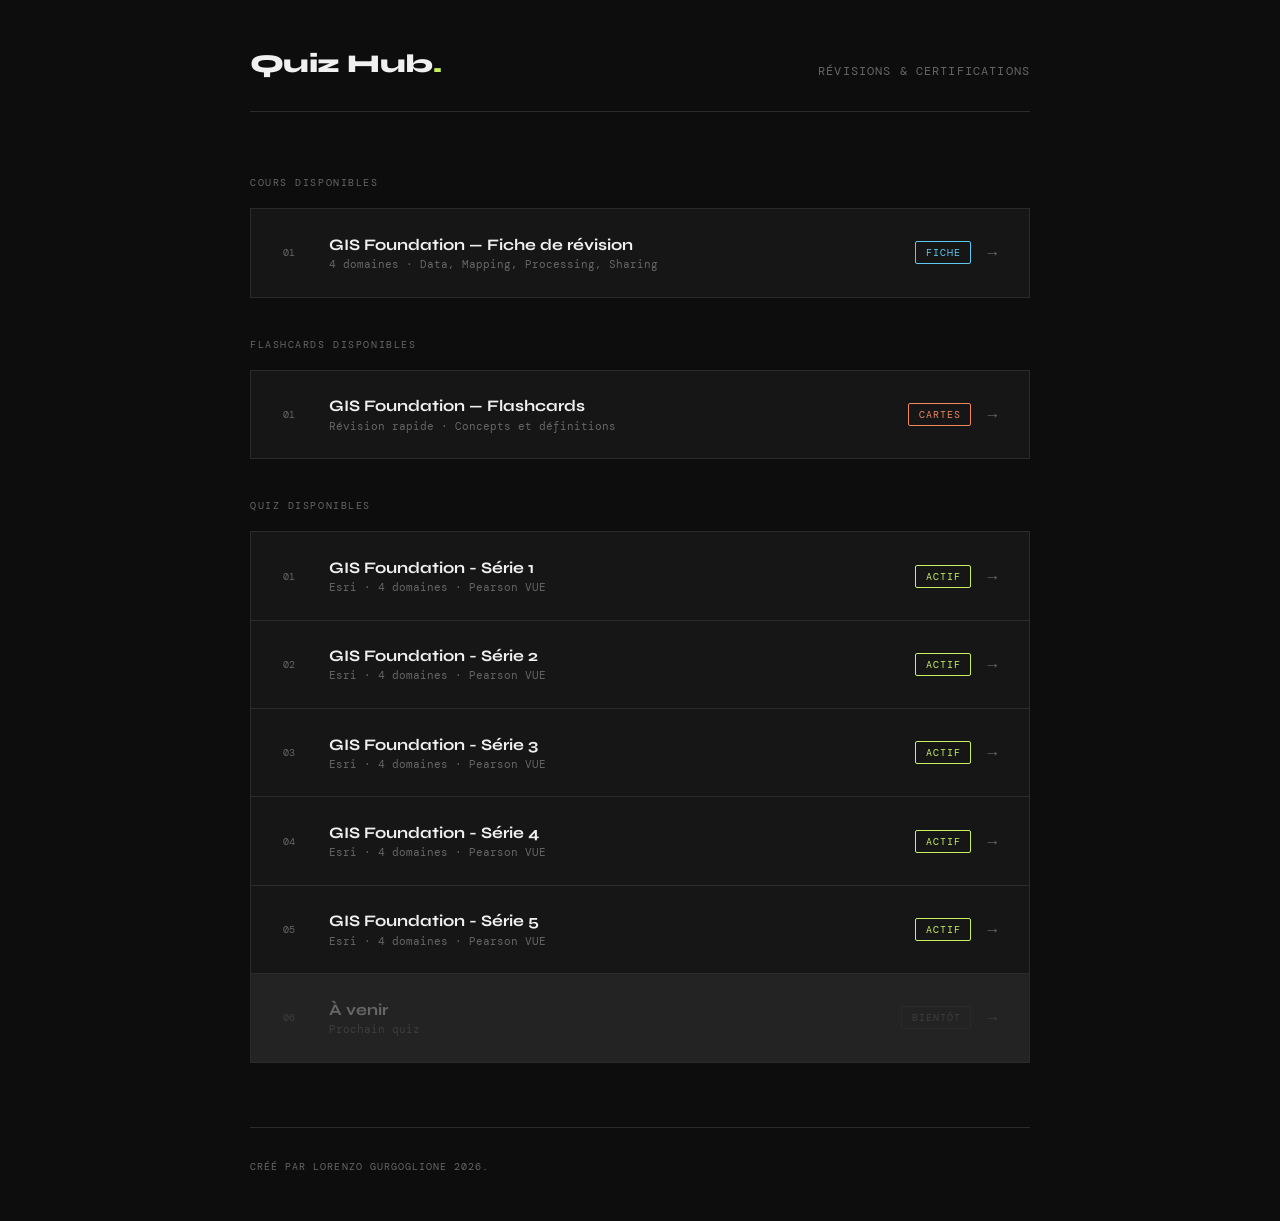
<file: index.html>
<!DOCTYPE html>
<html lang="fr">

<head>
  <meta charset="UTF-8">
  <meta name="viewport" content="width=device-width, initial-scale=1.0">
  <title>Quiz Hub</title>
  <link href="https://fonts.googleapis.com/css2?family=Syne:wght@400;700;800&family=DM+Mono:wght@400;500&display=swap"
    rel="stylesheet">
  <style>
    *,
    *::before,
    *::after {
      box-sizing: border-box;
      margin: 0;
      padding: 0;
    }

    :root {
      --bg: #0d0d0d;
      --surface: #161616;
      --border: #2a2a2a;
      --accent: #c8f060;
      --text: #f0f0f0;
      --muted: #666;
    }

    body {
      background: var(--bg);
      color: var(--text);
      font-family: 'DM Mono', monospace;
      min-height: 100vh;
      padding: 3rem 2rem;
    }

    header {
      max-width: 780px;
      margin: 0 auto 4rem;
      border-bottom: 1px solid var(--border);
      padding-bottom: 2rem;
      display: flex;
      justify-content: space-between;
      align-items: flex-end;
    }

    .logo {
      font-family: 'Syne', sans-serif;
      font-weight: 800;
      font-size: 1.6rem;
      letter-spacing: -0.02em;
    }

    .logo span {
      color: var(--accent);
    }

    .tagline {
      font-size: 0.72rem;
      color: var(--muted);
      text-transform: uppercase;
      letter-spacing: 0.1em;
    }

    main {
      max-width: 780px;
      margin: 0 auto;
    }

    .section-label {
      font-size: 0.65rem;
      text-transform: uppercase;
      letter-spacing: 0.15em;
      color: var(--muted);
      margin-bottom: 1.2rem;
    }

    .quiz-grid {
      display: grid;
      gap: 1px;
      background: var(--border);
      border: 1px solid var(--border);
      margin-bottom: 4rem;
    }

    .quiz-card {
      background: var(--surface);
      padding: 1.6rem 2rem;
      display: flex;
      justify-content: space-between;
      align-items: center;
      text-decoration: none;
      color: var(--text);
      transition: background 0.15s;
      gap: 1rem;
    }

    .quiz-card:hover {
      background: #1e1e1e;
    }

    .quiz-card:hover .arrow {
      transform: translateX(4px);
      color: var(--accent);
    }

    .card-left {
      display: flex;
      align-items: center;
      gap: 1.4rem;
    }

    .card-index {
      font-size: 0.65rem;
      color: var(--muted);
      min-width: 1.5rem;
    }

    .card-title {
      font-family: 'Syne', sans-serif;
      font-weight: 700;
      font-size: 1rem;
      margin-bottom: 0.2rem;
    }

    .card-meta {
      font-size: 0.68rem;
      color: var(--muted);
    }

    .card-right {
      display: flex;
      align-items: center;
      gap: 1rem;
      flex-shrink: 0;
    }

    .tag {
      font-size: 0.62rem;
      text-transform: uppercase;
      letter-spacing: 0.1em;
      padding: 0.25rem 0.6rem;
      border: 1px solid var(--border);
      color: var(--muted);
      border-radius: 2px;
    }

    .tag.active {
      border-color: var(--accent);
      color: var(--accent);
    }

    .tag.fiche {
      border-color: #60c8f0;
      color: #60c8f0;
    }

    .tag.flashcard {
      border-color: #f08860;
      color: #f08860;
    }

    .arrow {
      font-size: 1rem;
      transition: transform 0.15s, color 0.15s;
      color: var(--muted);
    }

    .quiz-card.empty {
      opacity: 0.3;
      pointer-events: none;
    }

    .quiz-card.cours:hover .arrow {
      color: #60c8f0;
    }

    .quiz-card.flashcards:hover .arrow {
      color: #f08860;
    }

    footer {
      max-width: 780px;
      margin: 0 auto;
      padding-top: 2rem;
      border-top: 1px solid var(--border);
      font-size: 0.65rem;
      color: var(--muted);
      text-transform: uppercase;
      letter-spacing: 0.1em;
    }
  </style>
</head>

<body>
  <header>
    <div class="logo">Quiz Hub<span>.</span></div>
    <div class="tagline">Révisions & certifications</div>
  </header>
  <main>
    <div class="section-label">Cours disponibles</div>
    <div class="quiz-grid" style="margin-bottom:2.5rem;">

      <a class="quiz-card cours" href="./cours/">
        <div class="card-left">
          <span class="card-index">01</span>
          <div>
            <div class="card-title">GIS Foundation — Fiche de r&#233;vision</div>
            <div class="card-meta">4 domaines · Data, Mapping, Processing, Sharing</div>
          </div>
        </div>
        <div class="card-right">
          <span class="tag fiche">Fiche</span>
          <span class="arrow">&#x2192;</span>
        </div>
      </a>

    </div>

    <div class="section-label">Flashcards disponibles</div>
    <div class="quiz-grid" style="margin-bottom:2.5rem;">

      <a class="quiz-card flashcards" href="./flashcards/">
        <div class="card-left">
          <span class="card-index">01</span>
          <div>
            <div class="card-title">GIS Foundation — Flashcards</div>
            <div class="card-meta">R&#233;vision rapide &#183; Concepts et d&#233;finitions</div>
          </div>
        </div>
        <div class="card-right">
          <span class="tag flashcard">Cartes</span>
          <span class="arrow">&#x2192;</span>
        </div>
      </a>

    </div>


    <div class="section-label">Quiz disponibles</div>
    <div class="quiz-grid">

      <a class="quiz-card" href="./gis/">
        <div class="card-left">
          <span class="card-index">01</span>
          <div>
            <div class="card-title">GIS Foundation - Série 1</div>
            <div class="card-meta">Esri · 4 domaines · Pearson VUE</div>
          </div>
        </div>
        <div class="card-right">
          <span class="tag active">Actif</span>
          <span class="arrow">→</span>
        </div>
      </a>

      <a class="quiz-card" href="./gis2/">
        <div class="card-left">
          <span class="card-index">02</span>
          <div>
            <div class="card-title">GIS Foundation - Série 2</div>
            <div class="card-meta">Esri · 4 domaines · Pearson VUE</div>
          </div>
        </div>
        <div class="card-right">
          <span class="tag active">Actif</span>
          <span class="arrow">→</span>
        </div>
      </a>

      <a class="quiz-card" href="./gis3/">
        <div class="card-left">
          <span class="card-index">03</span>
          <div>
            <div class="card-title">GIS Foundation - Série 3</div>
            <div class="card-meta">Esri · 4 domaines · Pearson VUE</div>
          </div>
        </div>
        <div class="card-right">
          <span class="tag active">Actif</span>
          <span class="arrow">→</span>
        </div>
      </a>

      <a class="quiz-card" href="./gis4/">
        <div class="card-left">
          <span class="card-index">04</span>
          <div>
            <div class="card-title">GIS Foundation - Série 4</div>
            <div class="card-meta">Esri · 4 domaines · Pearson VUE</div>
          </div>
        </div>
        <div class="card-right">
          <span class="tag active">Actif</span>
          <span class="arrow">→</span>
        </div>
      </a>

      <a class="quiz-card" href="./gis5/">
        <div class="card-left">
          <span class="card-index">05</span>
          <div>
            <div class="card-title">GIS Foundation - Série 5</div>
            <div class="card-meta">Esri · 4 domaines · Pearson VUE</div>
          </div>
        </div>
        <div class="card-right">
          <span class="tag active">Actif</span>
          <span class="arrow">→</span>
        </div>
      </a>

      <div class="quiz-card empty">
        <div class="card-left">
          <span class="card-index">06</span>
          <div>
            <div class="card-title">À venir</div>
            <div class="card-meta">Prochain quiz</div>
          </div>
        </div>
        <div class="card-right">
          <span class="tag">Bientôt</span>
          <span class="arrow">→</span>
        </div>
      </div>

    </div>
  </main>
  <footer>Créé par Lorenzo Gurgoglione 2026.</footer>
</body>

</html>
</file>
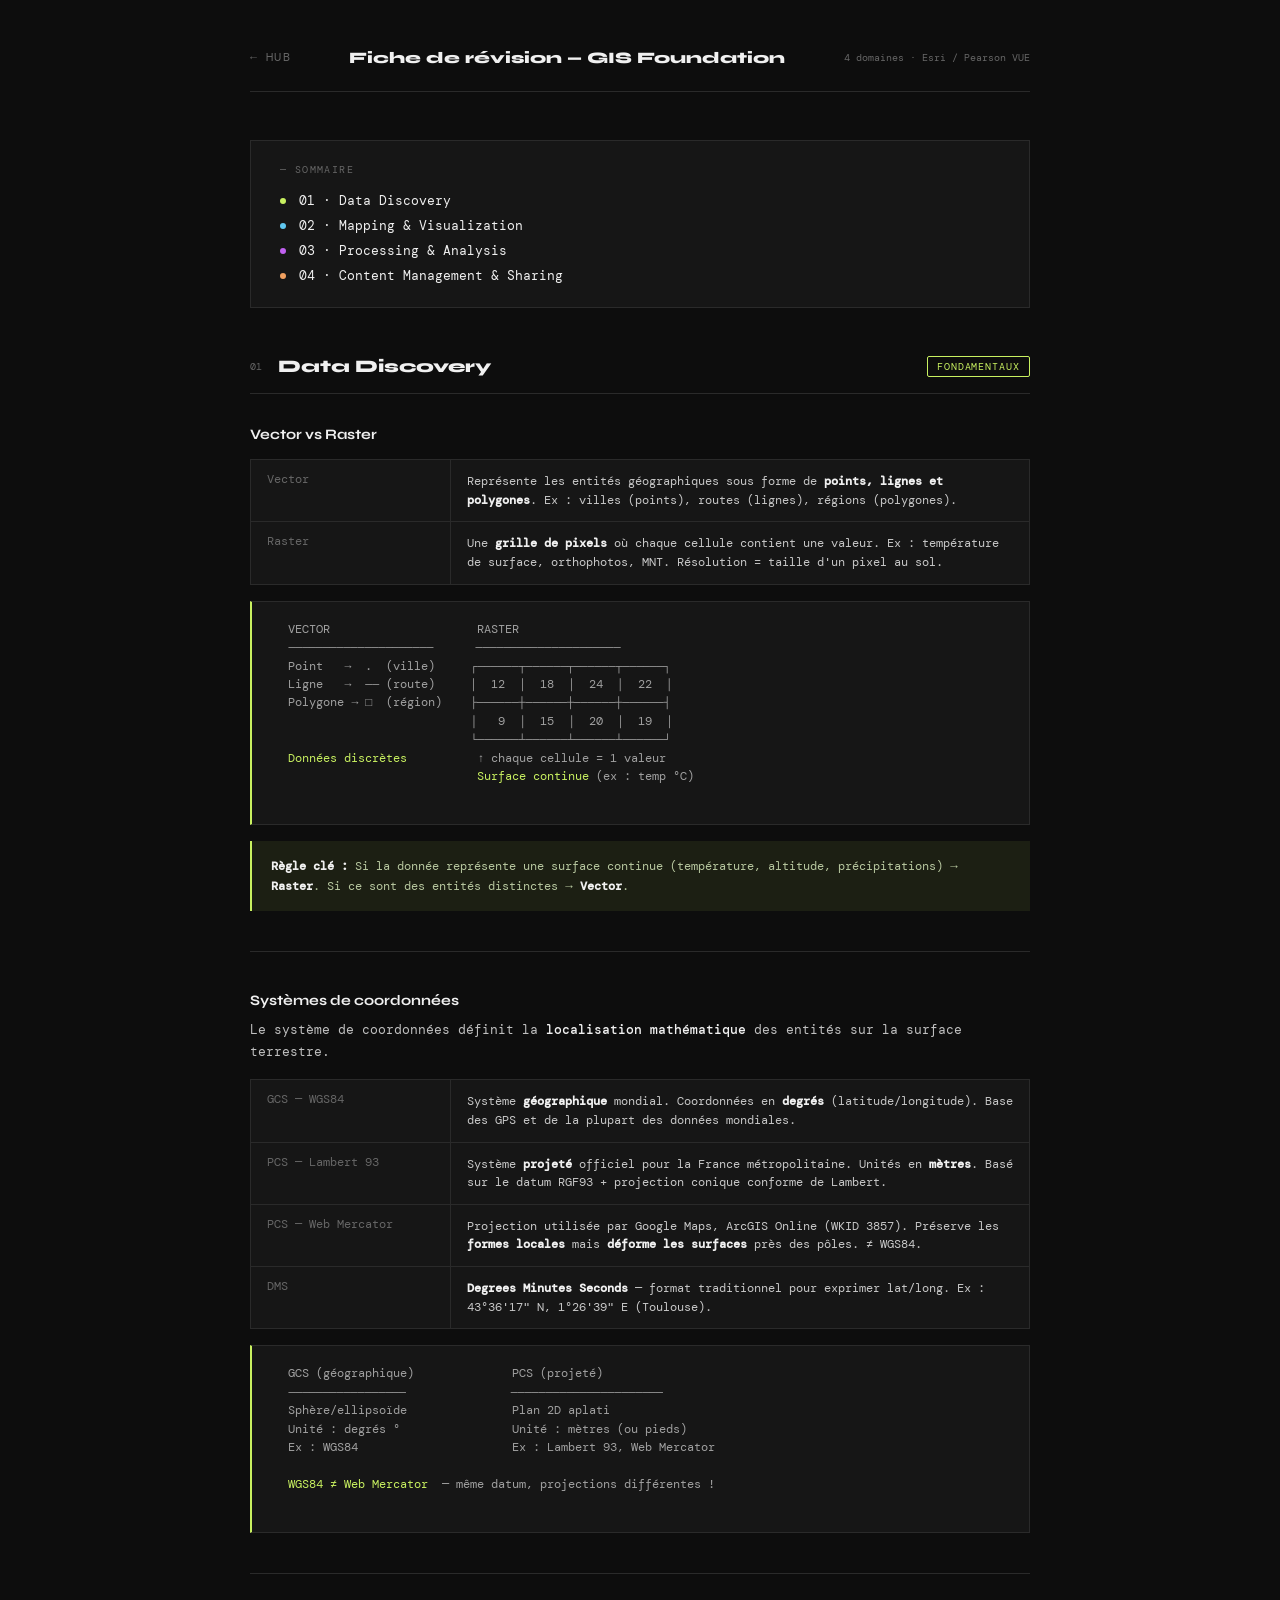
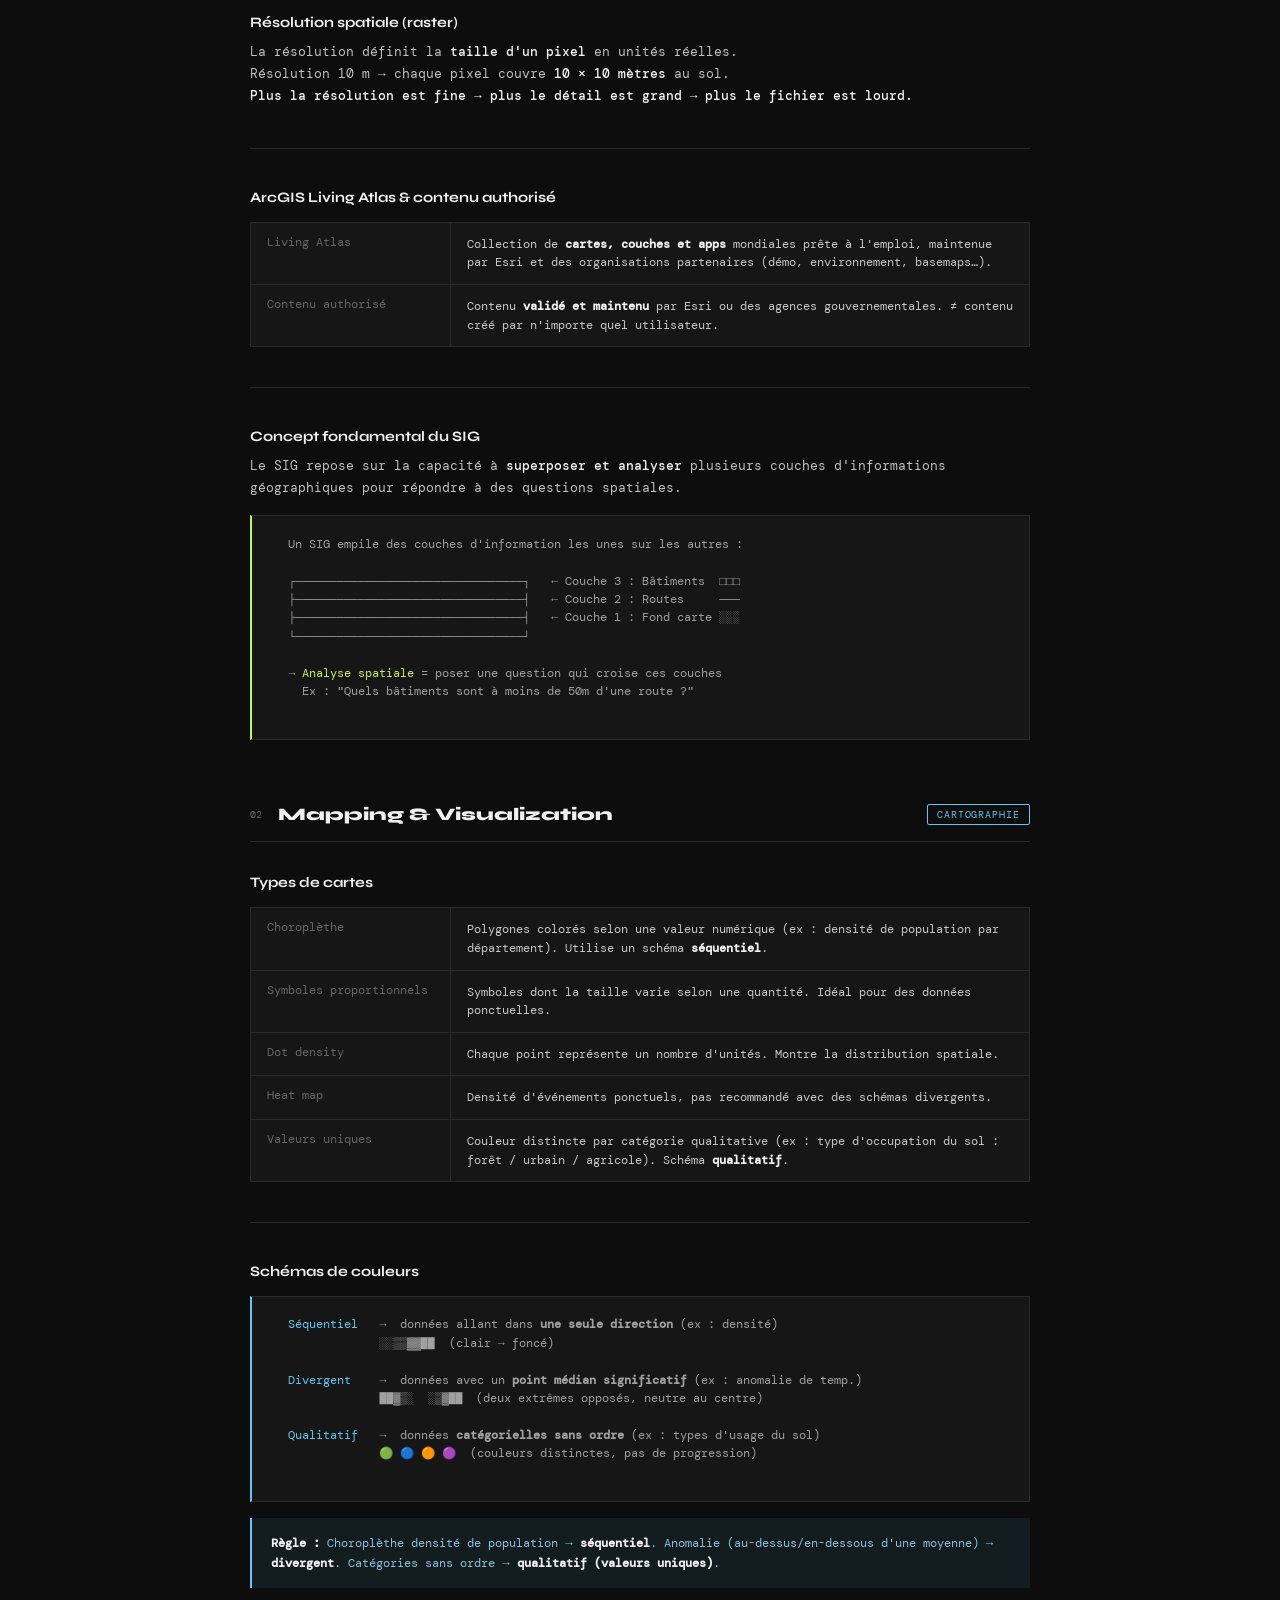
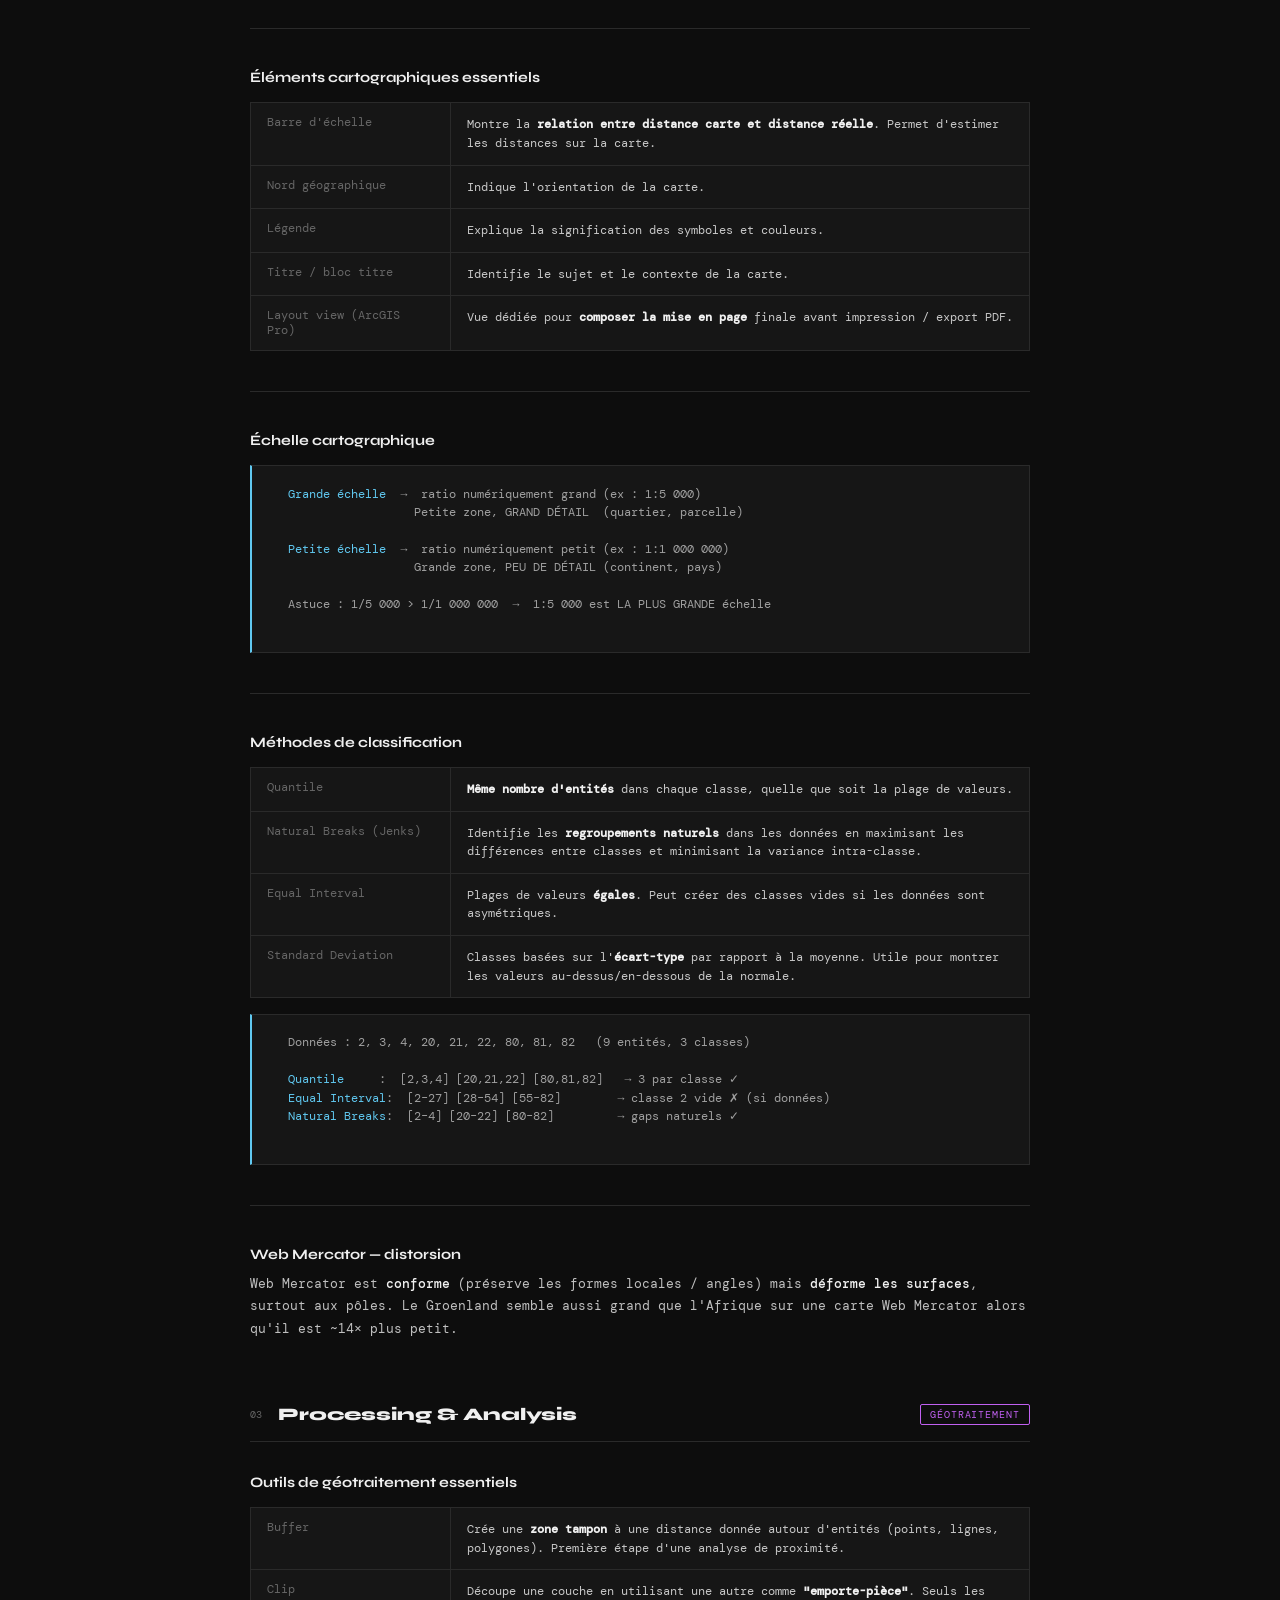
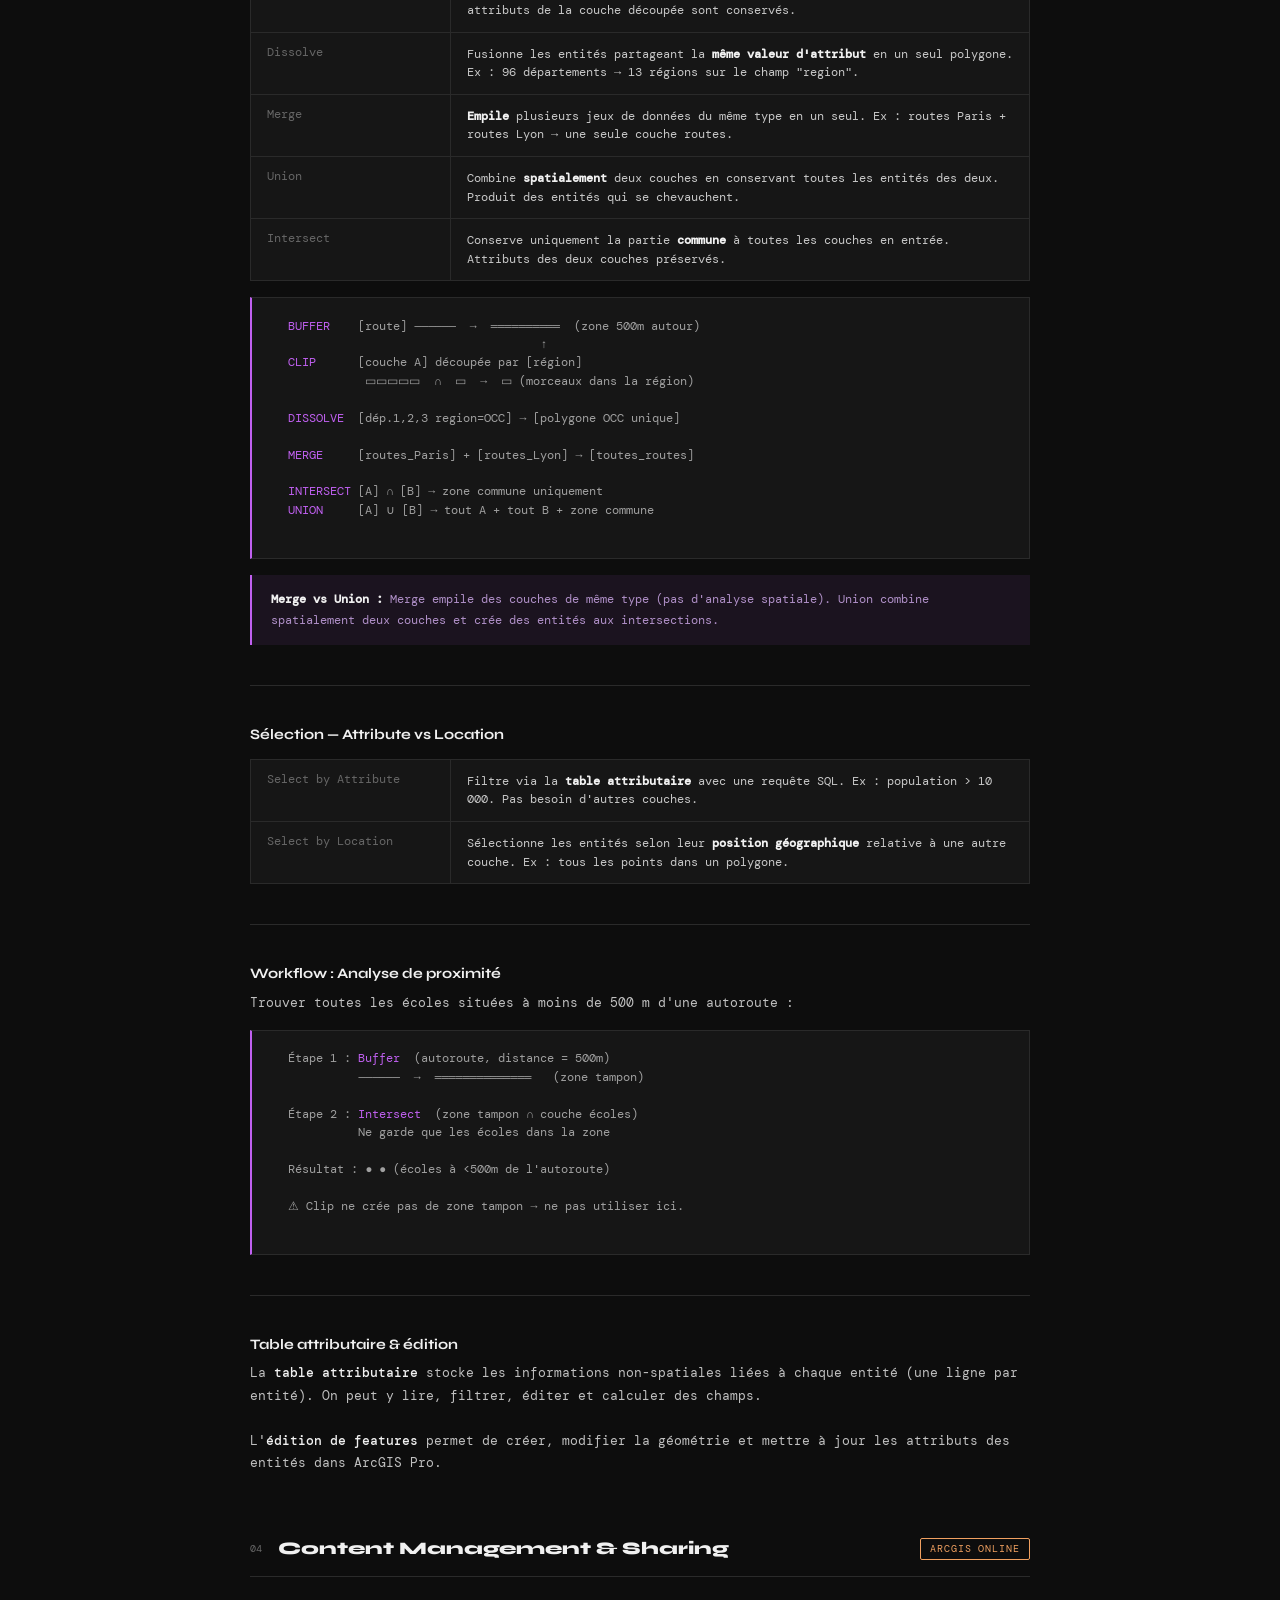
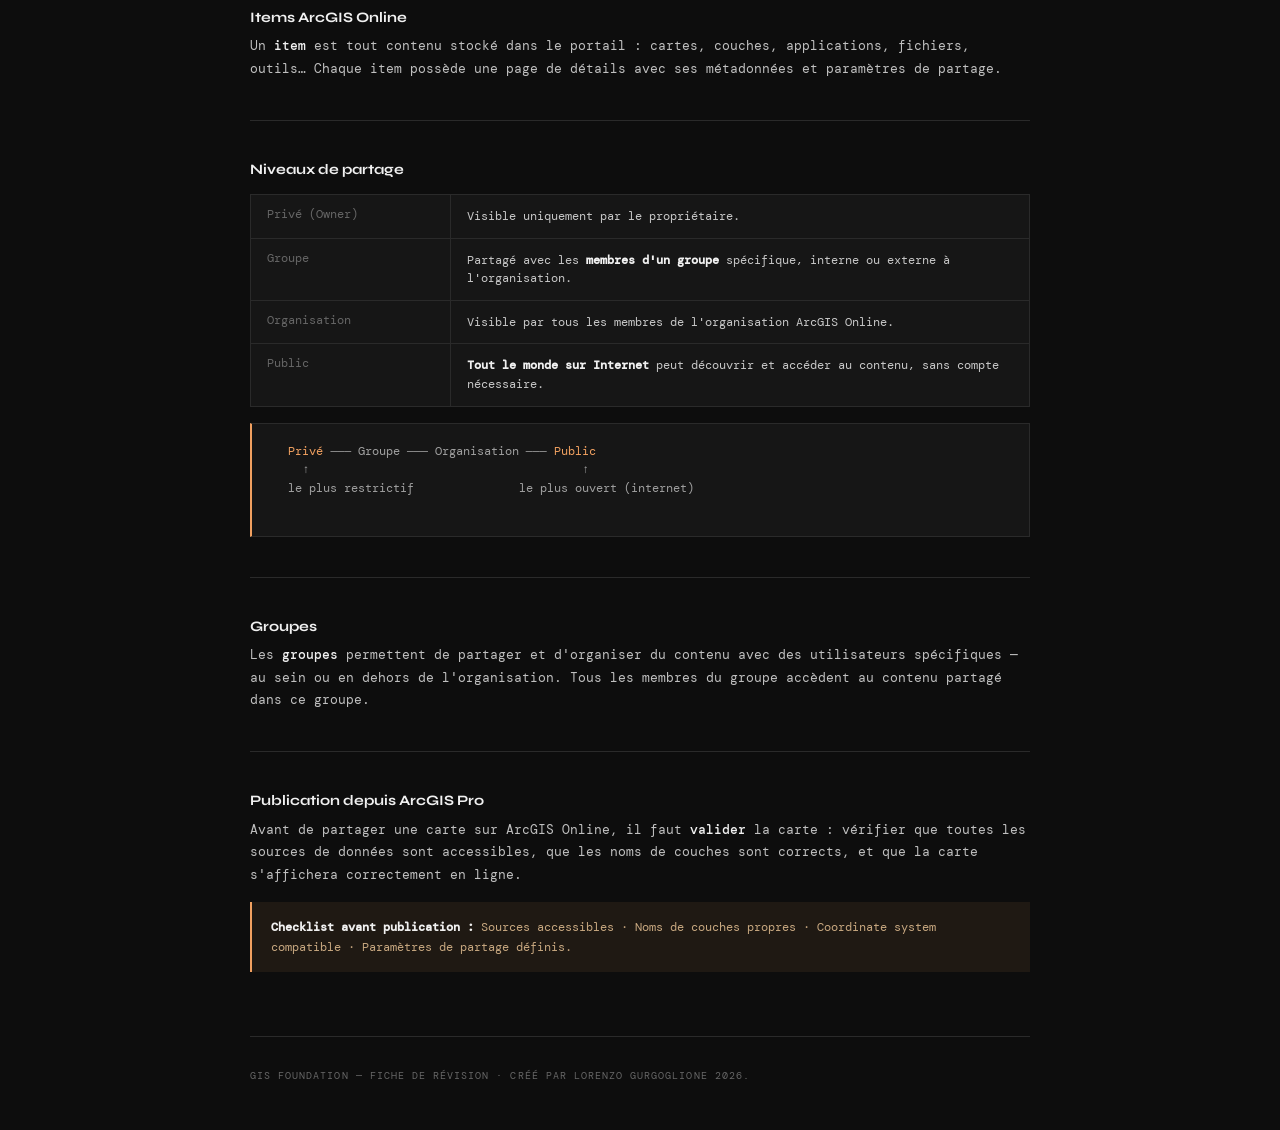
<file: cours/index.html>
<!DOCTYPE html>
<html lang="fr">

<head>
    <meta charset="UTF-8">
    <meta name="viewport" content="width=device-width, initial-scale=1.0">
    <title>Cours GIS — Fiche de révision</title>
    <link href="https://fonts.googleapis.com/css2?family=Syne:wght@400;700;800&family=DM+Mono:wght@400;500&display=swap"
        rel="stylesheet">
    <style>
        *,
        *::before,
        *::after {
            box-sizing: border-box;
            margin: 0;
            padding: 0;
        }

        :root {
            --bg: #0d0d0d;
            --surface: #161616;
            --border: #2a2a2a;
            --accent: #c8f060;
            --accent-dim: rgba(200, 240, 96, 0.08);
            --text: #f0f0f0;
            --muted: #666;
            --blue: #60c8f0;
            --blue-dim: rgba(96, 200, 240, 0.08);
            --purple: #c060f0;
            --purple-dim: rgba(192, 96, 240, 0.08);
            --orange: #f0a060;
            --orange-dim: rgba(240, 160, 96, 0.08);
        }

        body {
            background: var(--bg);
            color: var(--text);
            font-family: 'DM Mono', monospace;
            min-height: 100vh;
            padding: 3rem 2rem;
        }

        header {
            max-width: 780px;
            margin: 0 auto 3rem;
            display: flex;
            justify-content: space-between;
            align-items: center;
            border-bottom: 1px solid var(--border);
            padding-bottom: 1.5rem;
        }

        .back {
            font-size: 0.72rem;
            color: var(--muted);
            text-decoration: none;
            text-transform: uppercase;
            letter-spacing: 0.1em;
            transition: color 0.15s;
        }

        .back:hover {
            color: var(--accent);
        }

        .header-title {
            font-family: 'Syne', sans-serif;
            font-weight: 800;
            font-size: 1rem;
        }

        .header-meta {
            font-size: 0.65rem;
            color: var(--muted);
            text-align: right;
        }

        main {
            max-width: 780px;
            margin: 0 auto;
        }

        /* TOC */
        .toc {
            background: var(--surface);
            border: 1px solid var(--border);
            padding: 1.4rem 1.8rem;
            margin-bottom: 3rem;
        }

        .toc-label {
            font-size: 0.6rem;
            text-transform: uppercase;
            letter-spacing: 0.15em;
            color: var(--muted);
            margin-bottom: 1rem;
        }

        .toc-list {
            list-style: none;
            display: flex;
            flex-direction: column;
            gap: 0.5rem;
        }

        .toc-list li a {
            font-size: 0.82rem;
            color: var(--text);
            text-decoration: none;
            display: flex;
            align-items: center;
            gap: 0.8rem;
            transition: color 0.15s;
        }

        .toc-list li a:hover {
            color: var(--accent);
        }

        .toc-dot {
            width: 6px;
            height: 6px;
            border-radius: 50%;
            flex-shrink: 0;
        }

        .dot-green {
            background: var(--accent);
        }

        .dot-blue {
            background: var(--blue);
        }

        .dot-purple {
            background: var(--purple);
        }

        .dot-orange {
            background: var(--orange);
        }

        /* Domain sections */
        .domain-section {
            margin-bottom: 4rem;
        }

        .domain-header {
            display: flex;
            align-items: center;
            gap: 1rem;
            margin-bottom: 2rem;
            padding-bottom: 1rem;
            border-bottom: 1px solid var(--border);
        }

        .domain-index {
            font-size: 0.6rem;
            color: var(--muted);
        }

        .domain-title {
            font-family: 'Syne', sans-serif;
            font-weight: 800;
            font-size: 1.1rem;
        }

        .domain-tag {
            font-size: 0.6rem;
            text-transform: uppercase;
            letter-spacing: 0.1em;
            padding: 0.2rem 0.55rem;
            border-radius: 2px;
            border: 1px solid;
            margin-left: auto;
        }

        .tag-green {
            border-color: var(--accent);
            color: var(--accent);
        }

        .tag-blue {
            border-color: var(--blue);
            color: var(--blue);
        }

        .tag-purple {
            border-color: var(--purple);
            color: var(--purple);
        }

        .tag-orange {
            border-color: var(--orange);
            color: var(--orange);
        }

        /* Concept blocks */
        .concept {
            margin-bottom: 1.6rem;
        }

        .concept-title {
            font-family: 'Syne', sans-serif;
            font-weight: 700;
            font-size: 0.9rem;
            margin-bottom: 0.6rem;
            color: var(--text);
        }

        .concept-body {
            font-size: 0.8rem;
            color: #c0c0c0;
            line-height: 1.75;
        }

        .concept-body strong {
            color: var(--text);
            font-weight: 500;
        }

        /* Key-value rows */
        .kv-grid {
            display: grid;
            gap: 1px;
            background: var(--border);
            border: 1px solid var(--border);
            margin: 1rem 0;
        }

        .kv-row {
            background: var(--surface);
            display: grid;
            grid-template-columns: 200px 1fr;
            gap: 0;
        }

        .kv-key {
            padding: 0.75rem 1rem;
            font-size: 0.72rem;
            border-right: 1px solid var(--border);
            color: var(--muted);
        }

        .kv-val {
            padding: 0.75rem 1rem;
            font-size: 0.75rem;
            line-height: 1.55;
            color: #c8c8c8;
        }

        .kv-val strong {
            color: var(--text);
        }

        /* ASCII code blocks */
        .ascii-block {
            background: var(--surface);
            border: 1px solid var(--border);
            border-left: 2px solid var(--accent);
            padding: 1.2rem 1.4rem;
            margin: 1rem 0;
            overflow-x: auto;
        }

        .ascii-block.blue {
            border-left-color: var(--blue);
        }

        .ascii-block.purple {
            border-left-color: var(--purple);
        }

        .ascii-block.orange {
            border-left-color: var(--orange);
        }

        .ascii-block pre {
            font-family: 'DM Mono', monospace;
            font-size: 0.72rem;
            line-height: 1.6;
            color: #a0a0a0;
            white-space: pre;
        }

        .ascii-block pre .hl {
            color: var(--accent);
        }

        .ascii-block.blue pre .hl {
            color: var(--blue);
        }

        .ascii-block.purple pre .hl {
            color: var(--purple);
        }

        .ascii-block.orange pre .hl {
            color: var(--orange);
        }

        /* Callout */
        .callout {
            padding: 0.9rem 1.2rem;
            border-left: 2px solid var(--border);
            margin: 1rem 0;
            font-size: 0.78rem;
            color: var(--muted);
            line-height: 1.65;
        }

        .callout.green {
            border-left-color: var(--accent);
            background: var(--accent-dim);
            color: #b8c8a0;
        }

        .callout.blue {
            border-left-color: var(--blue);
            background: var(--blue-dim);
            color: #90c0d8;
        }

        .callout.orange {
            border-left-color: var(--orange);
            background: var(--orange-dim);
            color: #c8a880;
        }

        .callout strong {
            color: var(--text);
        }

        /* Separator */
        hr {
            border: none;
            border-top: 1px solid var(--border);
            margin: 2.5rem 0;
        }

        footer {
            max-width: 780px;
            margin: 0 auto;
            padding-top: 2rem;
            border-top: 1px solid var(--border);
            font-size: 0.65rem;
            color: var(--muted);
            text-transform: uppercase;
            letter-spacing: 0.1em;
        }

        @media (max-width: 600px) {
            .kv-row {
                grid-template-columns: 1fr;
            }

            .kv-key {
                border-right: none;
                border-bottom: 1px solid var(--border);
            }
        }
    </style>
</head>

<body>

    <header>
        <a class="back" href="../">← Hub</a>
        <div class="header-title">Fiche de révision — GIS Foundation</div>
        <div class="header-meta">4 domaines · Esri / Pearson VUE</div>
    </header>

    <main>

        <!-- Table of contents -->
        <div class="toc">
            <div class="toc-label">— Sommaire</div>
            <ul class="toc-list">
                <li><a href="#data-discovery"><span class="toc-dot dot-green"></span>01 · Data Discovery</a></li>
                <li><a href="#mapping"><span class="toc-dot dot-blue"></span>02 · Mapping &amp; Visualization</a></li>
                <li><a href="#processing"><span class="toc-dot dot-purple"></span>03 · Processing &amp; Analysis</a>
                </li>
                <li><a href="#content"><span class="toc-dot dot-orange"></span>04 · Content Management &amp; Sharing</a>
                </li>
            </ul>
        </div>


        <!-- ═══════════════════════════════════════════
       01 — DATA DISCOVERY
  ════════════════════════════════════════════ -->
        <section class="domain-section" id="data-discovery">
            <div class="domain-header">
                <span class="domain-index">01</span>
                <div class="domain-title">Data Discovery</div>
                <span class="domain-tag tag-green">Fondamentaux</span>
            </div>

            <div class="concept">
                <div class="concept-title">Vector vs Raster</div>
                <div class="kv-grid">
                    <div class="kv-row">
                        <div class="kv-key">Vector</div>
                        <div class="kv-val">Représente les entités géographiques sous forme de <strong>points, lignes et
                                polygones</strong>. Ex : villes (points), routes (lignes), régions (polygones).</div>
                    </div>
                    <div class="kv-row">
                        <div class="kv-key">Raster</div>
                        <div class="kv-val">Une <strong>grille de pixels</strong> où chaque cellule contient une valeur.
                            Ex : température de surface, orthophotos, MNT. Résolution = taille d'un pixel au sol.</div>
                    </div>
                </div>
                <div class="ascii-block">
                    <pre>
  VECTOR                     RASTER
  ─────────────────────      ─────────────────────
  Point   →  .  (ville)     ┌──────┬──────┬──────┬──────┐
  Ligne   →  ── (route)     │  12  │  18  │  24  │  22  │
  Polygone → □  (région)    ├──────┼──────┼──────┼──────┤
                            │   9  │  15  │  20  │  19  │
                            └──────┴──────┴──────┴──────┘
  <span class="hl">Données discrètes</span>          ↑ chaque cellule = 1 valeur
                             <span class="hl">Surface continue</span> (ex : temp °C)
        </pre>
                </div>
                <div class="callout green">
                    <strong>Règle clé :</strong> Si la donnée représente une surface continue (température, altitude,
                    précipitations) → <strong>Raster</strong>. Si ce sont des entités distinctes →
                    <strong>Vector</strong>.
                </div>
            </div>

            <hr>

            <div class="concept">
                <div class="concept-title">Systèmes de coordonnées</div>
                <div class="concept-body">Le système de coordonnées définit la <strong>localisation
                        mathématique</strong> des entités sur la surface terrestre.</div>
                <div class="kv-grid">
                    <div class="kv-row">
                        <div class="kv-key">GCS — WGS84</div>
                        <div class="kv-val">Système <strong>géographique</strong> mondial. Coordonnées en
                            <strong>degrés</strong> (latitude/longitude). Base des GPS et de la plupart des données
                            mondiales.
                        </div>
                    </div>
                    <div class="kv-row">
                        <div class="kv-key">PCS — Lambert 93</div>
                        <div class="kv-val">Système <strong>projeté</strong> officiel pour la France métropolitaine.
                            Unités en <strong>mètres</strong>. Basé sur le datum RGF93 + projection conique conforme de
                            Lambert.</div>
                    </div>
                    <div class="kv-row">
                        <div class="kv-key">PCS — Web Mercator</div>
                        <div class="kv-val">Projection utilisée par Google Maps, ArcGIS Online (WKID 3857). Préserve les
                            <strong>formes locales</strong> mais <strong>déforme les surfaces</strong> près des pôles. ≠
                            WGS84.
                        </div>
                    </div>
                    <div class="kv-row">
                        <div class="kv-key">DMS</div>
                        <div class="kv-val"><strong>Degrees Minutes Seconds</strong> — format traditionnel pour exprimer
                            lat/long. Ex : 43°36'17" N, 1°26'39" E (Toulouse).</div>
                    </div>
                </div>
                <div class="ascii-block">
                    <pre>
  GCS (géographique)              PCS (projeté)
  ─────────────────               ──────────────────────
  Sphère/ellipsoïde               Plan 2D aplati
  Unité : degrés °                Unité : mètres (ou pieds)
  Ex : WGS84                      Ex : Lambert 93, Web Mercator

  <span class="hl">WGS84 ≠ Web Mercator</span>  — même datum, projections différentes !
        </pre>
                </div>
            </div>

            <hr>

            <div class="concept">
                <div class="concept-title">Résolution spatiale (raster)</div>
                <div class="concept-body">
                    La résolution définit la <strong>taille d'un pixel</strong> en unités réelles.<br>
                    Résolution 10 m → chaque pixel couvre <strong>10 × 10 mètres</strong> au sol.<br>
                    <strong>Plus la résolution est fine → plus le détail est grand → plus le fichier est lourd.</strong>
                </div>
            </div>

            <hr>

            <div class="concept">
                <div class="concept-title">ArcGIS Living Atlas &amp; contenu authorisé</div>
                <div class="kv-grid">
                    <div class="kv-row">
                        <div class="kv-key">Living Atlas</div>
                        <div class="kv-val">Collection de <strong>cartes, couches et apps</strong> mondiales prête à
                            l'emploi, maintenue par Esri et des organisations partenaires (démo, environnement,
                            basemaps…).</div>
                    </div>
                    <div class="kv-row">
                        <div class="kv-key">Contenu authorisé</div>
                        <div class="kv-val">Contenu <strong>validé et maintenu</strong> par Esri ou des agences
                            gouvernementales. ≠ contenu créé par n'importe quel utilisateur.</div>
                    </div>
                </div>
            </div>

            <hr>

            <div class="concept">
                <div class="concept-title">Concept fondamental du SIG</div>
                <div class="concept-body">
                    Le SIG repose sur la capacité à <strong>superposer et analyser</strong> plusieurs couches
                    d'informations géographiques pour répondre à des questions spatiales.
                </div>
                <div class="ascii-block">
                    <pre>
  Un SIG empile des couches d'information les unes sur les autres :

  ┌─────────────────────────────────┐   ← Couche 3 : Bâtiments  □□□
  ├─────────────────────────────────┤   ← Couche 2 : Routes     ───
  ├─────────────────────────────────┤   ← Couche 1 : Fond carte ░░░
  └─────────────────────────────────┘

  → <span class="hl">Analyse spatiale</span> = poser une question qui croise ces couches
    Ex : "Quels bâtiments sont à moins de 50m d'une route ?"
        </pre>
                </div>
            </div>

        </section>


        <!-- ═══════════════════════════════════════════
       02 — MAPPING & VISUALIZATION
  ════════════════════════════════════════════ -->
        <section class="domain-section" id="mapping">
            <div class="domain-header">
                <span class="domain-index">02</span>
                <div class="domain-title">Mapping &amp; Visualization</div>
                <span class="domain-tag tag-blue">Cartographie</span>
            </div>

            <div class="concept">
                <div class="concept-title">Types de cartes</div>
                <div class="kv-grid">
                    <div class="kv-row">
                        <div class="kv-key">Choroplèthe</div>
                        <div class="kv-val">Polygones colorés selon une valeur numérique (ex : densité de population par
                            département). Utilise un schéma <strong>séquentiel</strong>.</div>
                    </div>
                    <div class="kv-row">
                        <div class="kv-key">Symboles proportionnels</div>
                        <div class="kv-val">Symboles dont la taille varie selon une quantité. Idéal pour des données
                            ponctuelles.</div>
                    </div>
                    <div class="kv-row">
                        <div class="kv-key">Dot density</div>
                        <div class="kv-val">Chaque point représente un nombre d'unités. Montre la distribution spatiale.
                        </div>
                    </div>
                    <div class="kv-row">
                        <div class="kv-key">Heat map</div>
                        <div class="kv-val">Densité d'événements ponctuels, pas recommandé avec des schémas divergents.
                        </div>
                    </div>
                    <div class="kv-row">
                        <div class="kv-key">Valeurs uniques</div>
                        <div class="kv-val">Couleur distincte par catégorie qualitative (ex : type d'occupation du sol :
                            forêt / urbain / agricole). Schéma <strong>qualitatif</strong>.</div>
                    </div>
                </div>
            </div>

            <hr>

            <div class="concept">
                <div class="concept-title">Schémas de couleurs</div>
                <div class="ascii-block blue">
                    <pre>
  <span class="hl">Séquentiel</span>   →  données allant dans <strong>une seule direction</strong> (ex : densité)
               ░░▒▒▓▓██  (clair → foncé)

  <span class="hl">Divergent</span>    →  données avec un <strong>point médian significatif</strong> (ex : anomalie de temp.)
               ██▓▒░  ░▒▓██  (deux extrêmes opposés, neutre au centre)

  <span class="hl">Qualitatif</span>   →  données <strong>catégorielles sans ordre</strong> (ex : types d'usage du sol)
               🟢 🔵 🟠 🟣  (couleurs distinctes, pas de progression)
        </pre>
                </div>
                <div class="callout blue">
                    <strong>Règle :</strong> Choroplèthe densité de population → <strong>séquentiel</strong>. Anomalie
                    (au-dessus/en-dessous d'une moyenne) → <strong>divergent</strong>. Catégories sans ordre →
                    <strong>qualitatif (valeurs uniques)</strong>.
                </div>
            </div>

            <hr>

            <div class="concept">
                <div class="concept-title">Éléments cartographiques essentiels</div>
                <div class="kv-grid">
                    <div class="kv-row">
                        <div class="kv-key">Barre d'échelle</div>
                        <div class="kv-val">Montre la <strong>relation entre distance carte et distance réelle</strong>.
                            Permet d'estimer les distances sur la carte.</div>
                    </div>
                    <div class="kv-row">
                        <div class="kv-key">Nord géographique</div>
                        <div class="kv-val">Indique l'orientation de la carte.</div>
                    </div>
                    <div class="kv-row">
                        <div class="kv-key">Légende</div>
                        <div class="kv-val">Explique la signification des symboles et couleurs.</div>
                    </div>
                    <div class="kv-row">
                        <div class="kv-key">Titre / bloc titre</div>
                        <div class="kv-val">Identifie le sujet et le contexte de la carte.</div>
                    </div>
                    <div class="kv-row">
                        <div class="kv-key">Layout view (ArcGIS Pro)</div>
                        <div class="kv-val">Vue dédiée pour <strong>composer la mise en page</strong> finale avant
                            impression / export PDF.</div>
                    </div>
                </div>
            </div>

            <hr>

            <div class="concept">
                <div class="concept-title">Échelle cartographique</div>
                <div class="ascii-block blue">
                    <pre>
  <span class="hl">Grande échelle</span>  →  ratio numériquement grand (ex : 1:5 000)
                    Petite zone, GRAND DÉTAIL  (quartier, parcelle)

  <span class="hl">Petite échelle</span>  →  ratio numériquement petit (ex : 1:1 000 000)
                    Grande zone, PEU DE DÉTAIL (continent, pays)

  Astuce : 1/5 000 > 1/1 000 000  →  1:5 000 est LA PLUS GRANDE échelle
        </pre>
                </div>
            </div>

            <hr>

            <div class="concept">
                <div class="concept-title">Méthodes de classification</div>
                <div class="kv-grid">
                    <div class="kv-row">
                        <div class="kv-key">Quantile</div>
                        <div class="kv-val"><strong>Même nombre d'entités</strong> dans chaque classe, quelle que soit
                            la plage de valeurs.</div>
                    </div>
                    <div class="kv-row">
                        <div class="kv-key">Natural Breaks (Jenks)</div>
                        <div class="kv-val">Identifie les <strong>regroupements naturels</strong> dans les données en
                            maximisant les différences entre classes et minimisant la variance intra-classe.</div>
                    </div>
                    <div class="kv-row">
                        <div class="kv-key">Equal Interval</div>
                        <div class="kv-val">Plages de valeurs <strong>égales</strong>. Peut créer des classes vides si
                            les données sont asymétriques.</div>
                    </div>
                    <div class="kv-row">
                        <div class="kv-key">Standard Deviation</div>
                        <div class="kv-val">Classes basées sur l'<strong>écart-type</strong> par rapport à la moyenne.
                            Utile pour montrer les valeurs au-dessus/en-dessous de la normale.</div>
                    </div>
                </div>
                <div class="ascii-block blue">
                    <pre>
  Données : 2, 3, 4, 20, 21, 22, 80, 81, 82   (9 entités, 3 classes)

  <span class="hl">Quantile</span>     :  [2,3,4] [20,21,22] [80,81,82]   → 3 par classe ✓
  <span class="hl">Equal Interval</span>:  [2–27] [28–54] [55–82]        → classe 2 vide ✗ (si données)
  <span class="hl">Natural Breaks</span>:  [2–4] [20–22] [80–82]         → gaps naturels ✓
        </pre>
                </div>
            </div>

            <hr>

            <div class="concept">
                <div class="concept-title">Web Mercator — distorsion</div>
                <div class="concept-body">
                    Web Mercator est <strong>conforme</strong> (préserve les formes locales / angles) mais
                    <strong>déforme les surfaces</strong>, surtout aux pôles. Le Groenland semble aussi grand que
                    l'Afrique sur une carte Web Mercator alors qu'il est ~14× plus petit.
                </div>
            </div>

        </section>


        <!-- ═══════════════════════════════════════════
       03 — PROCESSING & ANALYSIS
  ════════════════════════════════════════════ -->
        <section class="domain-section" id="processing">
            <div class="domain-header">
                <span class="domain-index">03</span>
                <div class="domain-title">Processing &amp; Analysis</div>
                <span class="domain-tag tag-purple">Géotraitement</span>
            </div>

            <div class="concept">
                <div class="concept-title">Outils de géotraitement essentiels</div>
                <div class="kv-grid">
                    <div class="kv-row">
                        <div class="kv-key">Buffer</div>
                        <div class="kv-val">Crée une <strong>zone tampon</strong> à une distance donnée autour d'entités
                            (points, lignes, polygones). Première étape d'une analyse de proximité.</div>
                    </div>
                    <div class="kv-row">
                        <div class="kv-key">Clip</div>
                        <div class="kv-val">Découpe une couche en utilisant une autre comme
                            <strong>"emporte-pièce"</strong>. Seuls les attributs de la couche découpée sont conservés.
                        </div>
                    </div>
                    <div class="kv-row">
                        <div class="kv-key">Dissolve</div>
                        <div class="kv-val">Fusionne les entités partageant la <strong>même valeur d'attribut</strong>
                            en un seul polygone. Ex : 96 départements → 13 régions sur le champ "region".</div>
                    </div>
                    <div class="kv-row">
                        <div class="kv-key">Merge</div>
                        <div class="kv-val"><strong>Empile</strong> plusieurs jeux de données du même type en un seul.
                            Ex : routes Paris + routes Lyon → une seule couche routes.</div>
                    </div>
                    <div class="kv-row">
                        <div class="kv-key">Union</div>
                        <div class="kv-val">Combine <strong>spatialement</strong> deux couches en conservant toutes les
                            entités des deux. Produit des entités qui se chevauchent.</div>
                    </div>
                    <div class="kv-row">
                        <div class="kv-key">Intersect</div>
                        <div class="kv-val">Conserve uniquement la partie <strong>commune</strong> à toutes les couches
                            en entrée. Attributs des deux couches préservés.</div>
                    </div>
                </div>

                <div class="ascii-block purple">
                    <pre>
  <span class="hl">BUFFER</span>    [route] ──────  →  ══════════  (zone 500m autour)
                                      ↑
  <span class="hl">CLIP</span>      [couche A] découpée par [région]
             ▭▭▭▭▭  ∩  ▭  →  ▭ (morceaux dans la région)

  <span class="hl">DISSOLVE</span>  [dép.1,2,3 region=OCC] → [polygone OCC unique]

  <span class="hl">MERGE</span>     [routes_Paris] + [routes_Lyon] → [toutes_routes]

  <span class="hl">INTERSECT</span> [A] ∩ [B] → zone commune uniquement
  <span class="hl">UNION</span>     [A] ∪ [B] → tout A + tout B + zone commune
        </pre>
                </div>

                <div class="callout"
                    style="border-left-color:var(--purple);background:var(--purple-dim);color:#b090c8;">
                    <strong>Merge vs Union :</strong> Merge empile des couches de même type (pas d'analyse spatiale).
                    Union combine spatialement deux couches et crée des entités aux intersections.
                </div>
            </div>

            <hr>

            <div class="concept">
                <div class="concept-title">Sélection — Attribute vs Location</div>
                <div class="kv-grid">
                    <div class="kv-row">
                        <div class="kv-key">Select by Attribute</div>
                        <div class="kv-val">Filtre via la <strong>table attributaire</strong> avec une requête SQL. Ex :
                            population &gt; 10 000. Pas besoin d'autres couches.</div>
                    </div>
                    <div class="kv-row">
                        <div class="kv-key">Select by Location</div>
                        <div class="kv-val">Sélectionne les entités selon leur <strong>position géographique</strong>
                            relative à une autre couche. Ex : tous les points dans un polygone.</div>
                    </div>
                </div>
            </div>

            <hr>

            <div class="concept">
                <div class="concept-title">Workflow : Analyse de proximité</div>
                <div class="concept-body">Trouver toutes les écoles situées à moins de 500 m d'une autoroute :</div>
                <div class="ascii-block purple">
                    <pre>
  Étape 1 : <span class="hl">Buffer</span>  (autoroute, distance = 500m)
            ──────  →  ══════════════   (zone tampon)

  Étape 2 : <span class="hl">Intersect</span>  (zone tampon ∩ couche écoles)
            Ne garde que les écoles dans la zone

  Résultat : ● ● (écoles à &lt;500m de l'autoroute)

  ⚠ Clip ne crée pas de zone tampon → ne pas utiliser ici.
        </pre>
                </div>
            </div>

            <hr>

            <div class="concept">
                <div class="concept-title">Table attributaire &amp; édition</div>
                <div class="concept-body">
                    La <strong>table attributaire</strong> stocke les informations non-spatiales liées à chaque entité
                    (une ligne par entité). On peut y lire, filtrer, éditer et calculer des champs.<br><br>
                    L'<strong>édition de features</strong> permet de créer, modifier la géométrie et mettre à jour les
                    attributs des entités dans ArcGIS Pro.
                </div>
            </div>

        </section>


        <!-- ═══════════════════════════════════════════
       04 — CONTENT MANAGEMENT & SHARING
  ════════════════════════════════════════════ -->
        <section class="domain-section" id="content">
            <div class="domain-header">
                <span class="domain-index">04</span>
                <div class="domain-title">Content Management &amp; Sharing</div>
                <span class="domain-tag tag-orange">ArcGIS Online</span>
            </div>

            <div class="concept">
                <div class="concept-title">Items ArcGIS Online</div>
                <div class="concept-body">
                    Un <strong>item</strong> est tout contenu stocké dans le portail : cartes, couches, applications,
                    fichiers, outils… Chaque item possède une page de détails avec ses métadonnées et paramètres de
                    partage.
                </div>
            </div>

            <hr>

            <div class="concept">
                <div class="concept-title">Niveaux de partage</div>
                <div class="kv-grid">
                    <div class="kv-row">
                        <div class="kv-key">Privé (Owner)</div>
                        <div class="kv-val">Visible uniquement par le propriétaire.</div>
                    </div>
                    <div class="kv-row">
                        <div class="kv-key">Groupe</div>
                        <div class="kv-val">Partagé avec les <strong>membres d'un groupe</strong> spécifique, interne ou
                            externe à l'organisation.</div>
                    </div>
                    <div class="kv-row">
                        <div class="kv-key">Organisation</div>
                        <div class="kv-val">Visible par tous les membres de l'organisation ArcGIS Online.</div>
                    </div>
                    <div class="kv-row">
                        <div class="kv-key">Public</div>
                        <div class="kv-val"><strong>Tout le monde sur Internet</strong> peut découvrir et accéder au
                            contenu, sans compte nécessaire.</div>
                    </div>
                </div>
                <div class="ascii-block orange">
                    <pre>
  <span class="hl">Privé</span> ─── Groupe ─── Organisation ─── <span class="hl">Public</span>
    ↑                                       ↑
  le plus restrictif               le plus ouvert (internet)
        </pre>
                </div>
            </div>

            <hr>

            <div class="concept">
                <div class="concept-title">Groupes</div>
                <div class="concept-body">
                    Les <strong>groupes</strong> permettent de partager et d'organiser du contenu avec des utilisateurs
                    spécifiques — au sein ou en dehors de l'organisation. Tous les membres du groupe accèdent au contenu
                    partagé dans ce groupe.
                </div>
            </div>

            <hr>

            <div class="concept">
                <div class="concept-title">Publication depuis ArcGIS Pro</div>
                <div class="concept-body">
                    Avant de partager une carte sur ArcGIS Online, il faut <strong>valider</strong> la carte : vérifier
                    que toutes les sources de données sont accessibles, que les noms de couches sont corrects, et que la
                    carte s'affichera correctement en ligne.
                </div>
                <div class="callout orange">
                    <strong>Checklist avant publication :</strong> Sources accessibles · Noms de couches propres ·
                    Coordinate system compatible · Paramètres de partage définis.
                </div>
            </div>

        </section>

    </main>

    <footer>GIS Foundation — Fiche de révision · Créé par Lorenzo Gurgoglione 2026.</footer>

</body>

</html>
</file>
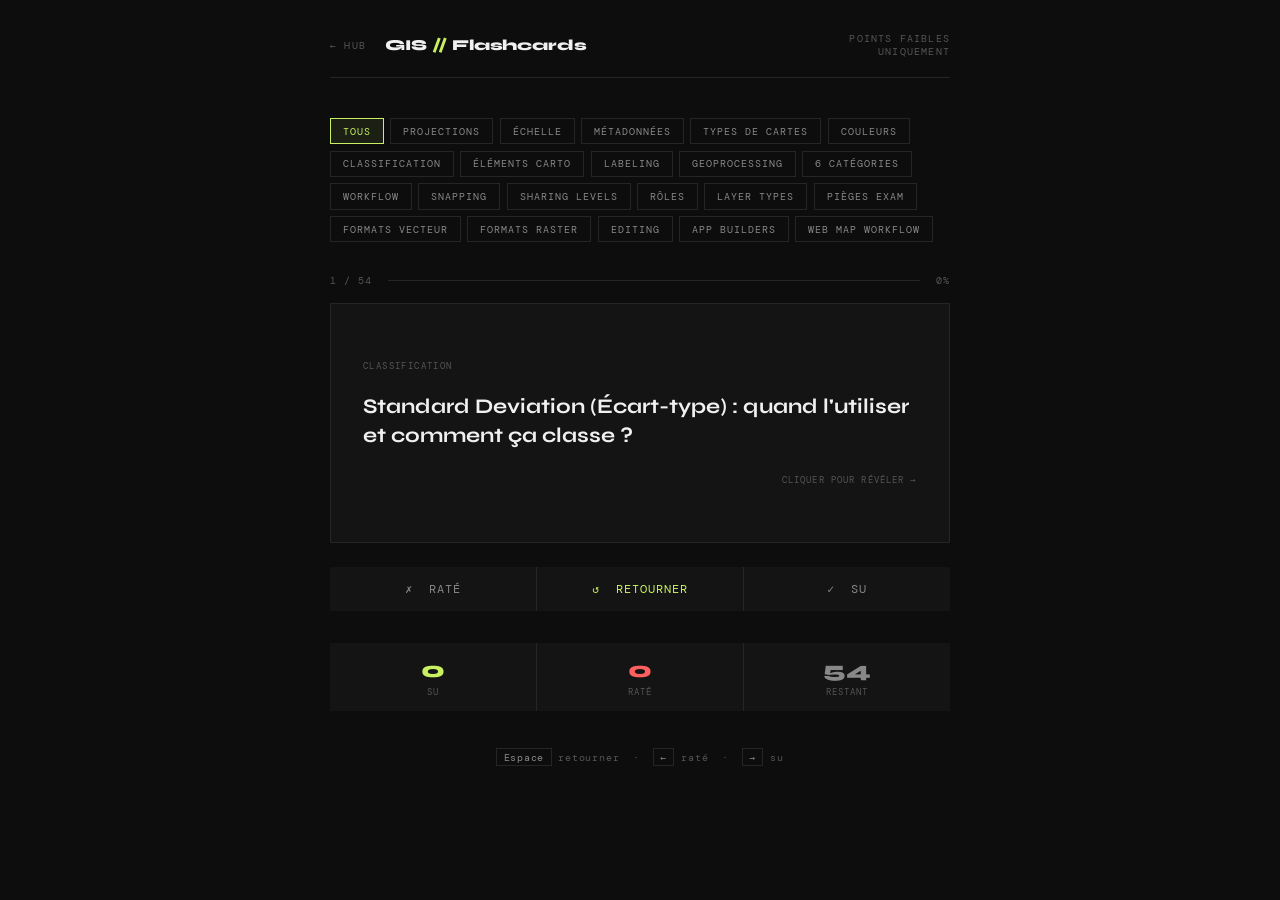
<file: flashcards/index.html>
<!DOCTYPE html>
<html lang="fr">
<head>
  <meta charset="UTF-8">
  <meta name="viewport" content="width=device-width, initial-scale=1.0">
  <title>Flashcards GIS — Points Faibles</title>
  <link href="https://fonts.googleapis.com/css2?family=Syne:wght@400;700;800&family=DM+Mono:wght@400;500&display=swap" rel="stylesheet">
  <style>
    *, *::before, *::after { box-sizing: border-box; margin: 0; padding: 0; }

    :root {
      --bg: #0d0d0d;
      --surface: #141414;
      --surface2: #1a1a1a;
      --border: #252525;
      --accent: #c8f060;
      --accent-dim: rgba(200,240,96,0.08);
      --text: #f0f0f0;
      --muted: #555;
      --muted2: #888;
      --red: #ff5f5f;
      --red-dim: rgba(255,95,95,0.08);
    }

    body {
      background: var(--bg);
      color: var(--text);
      font-family: 'DM Mono', monospace;
      min-height: 100vh;
      display: flex;
      flex-direction: column;
      align-items: center;
      padding: 2rem 1.5rem 4rem;
      user-select: none;
    }

    /* ── HEADER ── */
    header {
      width: 100%;
      max-width: 620px;
      display: flex;
      justify-content: space-between;
      align-items: center;
      margin-bottom: 2.5rem;
      border-bottom: 1px solid var(--border);
      padding-bottom: 1.2rem;
    }

    .logo {
      font-family: 'Syne', sans-serif;
      font-weight: 800;
      font-size: 0.95rem;
      letter-spacing: -0.01em;
    }

    .logo span { color: var(--accent); }

    .header-right {
      display: flex;
      align-items: center;
      gap: 1.2rem;
    }

    .back-link {
      font-size: 0.62rem;
      color: var(--muted);
      text-transform: uppercase;
      letter-spacing: 0.12em;
      text-decoration: none;
      transition: color 0.15s;
      display: flex;
      align-items: center;
      gap: 0.4rem;
    }

    .back-link:hover { color: var(--accent); }

    .header-tagline {
      font-size: 0.62rem;
      color: var(--muted);
      text-transform: uppercase;
      letter-spacing: 0.12em;
      text-align: right;
    }

    /* ── CATEGORY PILLS ── */
    .cats {
      width: 100%;
      max-width: 620px;
      display: flex;
      flex-wrap: wrap;
      gap: 0.4rem;
      margin-bottom: 2rem;
    }

    .cat-btn {
      font-family: 'DM Mono', monospace;
      font-size: 0.62rem;
      text-transform: uppercase;
      letter-spacing: 0.1em;
      padding: 0.35rem 0.75rem;
      border: 1px solid var(--border);
      background: transparent;
      color: var(--muted2);
      cursor: pointer;
      transition: all 0.12s;
    }

    .cat-btn:hover { border-color: var(--muted2); color: var(--text); }
    .cat-btn.active { border-color: var(--accent); color: var(--accent); background: var(--accent-dim); }

    /* ── PROGRESS ── */
    .progress-row {
      width: 100%;
      max-width: 620px;
      display: flex;
      justify-content: space-between;
      align-items: center;
      margin-bottom: 1rem;
    }

    .progress-label {
      font-size: 0.65rem;
      color: var(--muted);
      text-transform: uppercase;
      letter-spacing: 0.1em;
    }

    .progress-bar {
      flex: 1;
      height: 1px;
      background: var(--border);
      margin: 0 1rem;
    }

    .progress-fill {
      height: 100%;
      background: var(--accent);
      transition: width 0.3s ease;
    }

    /* ── CARD ── */
    .card-wrap {
      width: 100%;
      max-width: 620px;
      perspective: 1200px;
      cursor: pointer;
      margin-bottom: 1.5rem;
    }

    .card-inner {
      position: relative;
      width: 100%;
      min-height: 240px;
      transform-style: preserve-3d;
      transition: transform 0.45s cubic-bezier(0.4, 0, 0.2, 1);
    }

    .card-wrap.flipped .card-inner { transform: rotateY(180deg); }

    .card-face {
      position: absolute;
      width: 100%;
      min-height: 240px;
      backface-visibility: hidden;
      -webkit-backface-visibility: hidden;
      border: 1px solid var(--border);
      background: var(--surface);
      padding: 2.5rem 2rem;
      display: flex;
      flex-direction: column;
      justify-content: center;
    }

    .card-face.back {
      transform: rotateY(180deg);
      background: var(--surface2);
      border-color: var(--accent);
    }

    .card-tag {
      font-size: 0.58rem;
      text-transform: uppercase;
      letter-spacing: 0.15em;
      color: var(--muted);
      margin-bottom: 1.2rem;
    }

    .card-face.back .card-tag { color: var(--accent); opacity: 0.7; }

    .card-question {
      font-family: 'Syne', sans-serif;
      font-weight: 700;
      font-size: 1.3rem;
      line-height: 1.4;
      color: var(--text);
    }

    .card-answer {
      font-size: 0.82rem;
      line-height: 1.8;
      color: var(--text);
      white-space: pre-line;
    }

    .card-answer .hi { color: var(--accent); font-weight: 500; }
    .card-answer .warn { color: var(--red); }

    .flip-hint {
      font-size: 0.58rem;
      text-transform: uppercase;
      letter-spacing: 0.12em;
      color: var(--muted);
      margin-top: 1.5rem;
      text-align: right;
    }

    /* ── CONTROLS ── */
    .controls {
      width: 100%;
      max-width: 620px;
      display: flex;
      gap: 1px;
      background: var(--border);
      margin-bottom: 2rem;
    }

    .ctrl-btn {
      flex: 1;
      background: var(--surface);
      border: none;
      color: var(--muted2);
      font-family: 'DM Mono', monospace;
      font-size: 0.72rem;
      padding: 0.9rem;
      cursor: pointer;
      text-transform: uppercase;
      letter-spacing: 0.08em;
      transition: all 0.12s;
      display: flex;
      align-items: center;
      justify-content: center;
      gap: 0.5rem;
    }

    .ctrl-btn:hover { background: #1e1e1e; color: var(--text); }
    .ctrl-btn.primary { color: var(--accent); }
    .ctrl-btn.primary:hover { background: var(--accent-dim); }

    /* ── SCORE ROW ── */
    .score-row {
      width: 100%;
      max-width: 620px;
      display: flex;
      gap: 1px;
      background: var(--border);
      margin-bottom: 2.5rem;
    }

    .score-cell {
      flex: 1;
      background: var(--surface);
      padding: 0.8rem 1rem;
      text-align: center;
    }

    .score-num {
      font-family: 'Syne', sans-serif;
      font-weight: 800;
      font-size: 1.4rem;
      display: block;
    }

    .score-num.green { color: var(--accent); }
    .score-num.red { color: var(--red); }
    .score-num.gray { color: var(--muted2); }

    .score-lbl {
      font-size: 0.58rem;
      text-transform: uppercase;
      letter-spacing: 0.1em;
      color: var(--muted);
      display: block;
      margin-top: 0.2rem;
    }

    /* ── KEYBOARD HINT ── */
    .kb-hint {
      font-size: 0.6rem;
      color: var(--muted);
      text-align: center;
      letter-spacing: 0.08em;
    }

    .kb-hint kbd {
      border: 1px solid var(--border);
      padding: 0.1rem 0.4rem;
      font-family: 'DM Mono', monospace;
      font-size: 0.6rem;
      color: var(--muted2);
    }

    /* ── DONE SCREEN ── */
    #done-screen {
      display: none;
      width: 100%;
      max-width: 620px;
      text-align: left;
    }

    .done-label { font-size: 0.65rem; text-transform: uppercase; letter-spacing: 0.15em; color: var(--muted); margin-bottom: 1rem; }
    .done-score { font-family: 'Syne', sans-serif; font-weight: 800; font-size: 3.5rem; color: var(--accent); line-height: 1; }
    .done-sub { font-size: 0.78rem; color: var(--muted); margin-top: 0.5rem; margin-bottom: 2.5rem; }
    .done-divider { height: 1px; background: var(--border); margin-bottom: 2rem; }

    .missed-title { font-size: 0.65rem; text-transform: uppercase; letter-spacing: 0.12em; color: var(--muted); margin-bottom: 1rem; }

    .missed-list { display: flex; flex-direction: column; gap: 1px; background: var(--border); margin-bottom: 2rem; }

    .missed-item {
      background: var(--red-dim);
      border-left: 2px solid var(--red);
      padding: 0.8rem 1rem;
      font-size: 0.75rem;
      color: var(--muted2);
      line-height: 1.5;
    }

    .missed-item strong { color: var(--text); display: block; margin-bottom: 0.2rem; }

    .done-btns { display: flex; gap: 1rem; align-items: center; }

    .btn-restart {
      background: var(--accent);
      color: #0d0d0d;
      border: none;
      padding: 0.85rem 2rem;
      font-family: 'Syne', sans-serif;
      font-weight: 700;
      font-size: 0.85rem;
      cursor: pointer;
      letter-spacing: 0.05em;
      transition: opacity 0.15s;
    }
    .btn-restart:hover { opacity: 0.85; }

    .btn-missed {
      background: transparent;
      color: var(--red);
      border: 1px solid var(--red);
      padding: 0.85rem 2rem;
      font-family: 'Syne', sans-serif;
      font-weight: 700;
      font-size: 0.85rem;
      cursor: pointer;
      letter-spacing: 0.05em;
      transition: background 0.15s;
    }
    .btn-missed:hover { background: var(--red-dim); }
  </style>
</head>
<body>

<header>
  <div style="display:flex; align-items:center; gap:1.2rem;">
    <a class="back-link" href="../">&#x2190; Hub</a>
    <div class="logo">GIS <span>//</span> Flashcards</div>
  </div>
  <span class="header-tagline">Points faibles<br>uniquement</span>
</header>

<div class="cats" id="cats"></div>

<div class="progress-row">
  <span class="progress-label" id="prog-label">1 / 0</span>
  <div class="progress-bar"><div class="progress-fill" id="prog-fill" style="width:0%"></div></div>
  <span class="progress-label" id="prog-pct">0%</span>
</div>

<div class="card-wrap" id="card-wrap" onclick="flipCard()">
  <div class="card-inner" id="card-inner">
    <div class="card-face front" id="card-front">
      <div class="card-tag" id="front-tag">—</div>
      <div class="card-question" id="front-q">—</div>
      <div class="flip-hint">Cliquer pour révéler →</div>
    </div>
    <div class="card-face back" id="card-back">
      <div class="card-tag" id="back-tag">Réponse</div>
      <div class="card-answer" id="back-a">—</div>
    </div>
  </div>
</div>

<div class="controls">
  <button class="ctrl-btn" onclick="markCard(false)">✗ &nbsp;Raté</button>
  <button class="ctrl-btn primary" onclick="flipCard()">↺ &nbsp;Retourner</button>
  <button class="ctrl-btn" onclick="markCard(true)">✓ &nbsp;Su</button>
</div>

<div class="score-row">
  <div class="score-cell">
    <span class="score-num green" id="s-ok">0</span>
    <span class="score-lbl">Su</span>
  </div>
  <div class="score-cell">
    <span class="score-num red" id="s-miss">0</span>
    <span class="score-lbl">Raté</span>
  </div>
  <div class="score-cell">
    <span class="score-num gray" id="s-left">0</span>
    <span class="score-lbl">Restant</span>
  </div>
</div>

<div class="kb-hint">
  <kbd>Espace</kbd> retourner &nbsp;·&nbsp;
  <kbd>←</kbd> raté &nbsp;·&nbsp;
  <kbd>→</kbd> su
</div>

<!-- DONE -->
<div id="done-screen">
  <div class="done-label">— Session terminée</div>
  <div class="done-score" id="done-score">0/0</div>
  <div class="done-sub" id="done-sub"></div>
  <div class="done-divider"></div>
  <div class="missed-title" id="missed-title"></div>
  <div class="missed-list" id="missed-list"></div>
  <div class="done-btns">
    <button class="btn-restart" onclick="restartAll()">Recommencer tout</button>
    <button class="btn-missed" id="btn-missed-only" onclick="restartMissed()">Revoir les ratés</button>
  </div>
</div>

<script>
const ALL_CARDS = [
  // ── DATA DISCOVERY ──────────────────────────────────────────────────────
  {
    cat: "Projections",
    q: "Tu veux mesurer la superficie d'une forêt.\nQuelle projection ?",
    a: `<span class="hi">Equal Area</span>\n\nPréserve les surfaces.\nEx: calculer la taille d'un parc national.`
  },
  {
    cat: "Projections",
    q: "Tu fais une carte météo / topo.\nQuelle projection ?",
    a: `<span class="hi">Conformal</span>\n\nPréserve les formes locales et les angles.\n<span class="warn">Web Mercator = Conformal</span> (distord les aires)`
  },
  {
    cat: "Projections",
    q: "Tu calcules des trajets de livraison depuis un entrepôt.\nQuelle projection ?",
    a: `<span class="hi">Equidistant</span>\n\nPréserve les distances depuis un point central.`
  },
  {
    cat: "Projections",
    q: "Un pilote a besoin de directions précises depuis son aéroport.\nQuelle projection ?",
    a: `<span class="hi">Azimuthal</span>\n\nPréserve les directions depuis le centre.\nUsage : navigation aéronautique.`
  },
  {
    cat: "Projections",
    q: "Tu fais une carte du monde pour une présentation générale.\nQuelle projection ?",
    a: `<span class="hi">Compromise</span>\n\nNe préserve rien parfaitement.\nMinimise les distorsions globales.\nEx: Robinson, Winkel Tripel.`
  },
  {
    cat: "Projections",
    q: "Web Mercator : quelle propriété préserve-t-il ?\nEt laquelle déforme-t-il ?",
    a: `Préserve : <span class="hi">Shape (Conformal)</span>\nDéforme : <span class="warn">Area (les surfaces)</span>\n\nExemple : le Groenland paraît aussi grand\nque l'Afrique → faux, l'Afrique est 14x plus grande.`
  },
  {
    cat: "Projections",
    q: "Cite les 4 propriétés spatiales qu'une projection peut déformer.",
    a: `<span class="hi">Area</span> — superficie\n<span class="hi">Shape</span> — forme\n<span class="hi">Distance</span> — distances\n<span class="hi">Direction</span> — angles / caps\n\nAucune projection ne préserve les 4 en même temps.`
  },
  {
    cat: "Échelle",
    q: "Grande échelle vs Petite échelle :\nLaquelle montre le plus de détail ?",
    a: `<span class="hi">Grande échelle</span> = plus de détail\n\nGrande échelle → 1:5 000 → petit dénom. → zoom avant\nPetite échelle → 1:1 000 000 → grand dénom. → zoom arrière\n\n<span class="warn">Astuce : 1/5000 > 1/1 000 000 (mathématiquement)</span>`
  },
  {
    cat: "Échelle",
    q: "1:1 000 000 — grande ou petite échelle ?\nGrande ou petite zone couverte ?",
    a: `<span class="warn">Petite échelle</span>\nGrande zone couverte\nPeu de détail\n\nEx: carte de France entière`
  },
  {
    cat: "Métadonnées",
    q: "La symbologie (couleurs, styles) fait-elle partie\ndes métadonnées d'une couche ?",
    a: `<span class="warn">NON — piège exam classique</span>\n\nMétadonnées = décrivent la DONNÉE\n(auteur, date, CRS, source, précision)\n\nSymbologie = décrit l'AFFICHAGE\n(couleurs, tailles, styles)`
  },
  {
    cat: "Métadonnées",
    q: "Cite 4 éléments qu'on trouve dans les métadonnées.",
    a: `<span class="hi">Source / organisme producteur\nAuteur\nDate de création\nSystème de coordonnées (CRS)\nPrécision spatiale\nLicence d'utilisation</span>`
  },

  // ── MAPPING & VIZ ────────────────────────────────────────────────────────
  {
    cat: "Types de cartes",
    q: "Choroplèthe vs Symboles proportionnels :\nQuelle différence d'usage ?",
    a: `<span class="hi">Choroplèthe</span> → valeurs RELATIVES\n(densité, %, taux)\nPolygones colorés\n\n<span class="hi">Symboles proportionnels</span> → valeurs ABSOLUES\n(nombre total, quantité)\nSymbole dont la taille varie`
  },
  {
    cat: "Types de cartes",
    q: "Valeurs uniques vs Couleurs graduées :\nquand utiliser chacune ?",
    a: `<span class="hi">Valeurs uniques</span> → données catégorielles\n(type de sol, pays, catégorie)\nUne couleur distincte par catégorie\n\n<span class="hi">Couleurs graduées</span> → données numériques continues\n(population, température)\nGamme clair → foncé`
  },
  {
    cat: "Types de cartes",
    q: "C'est quoi un Flow map ? Et un Dot density ?",
    a: `<span class="hi">Flow map</span> → représente des flux / mouvements\nEpaisseur de ligne = volume\nEx: migrations, trafic\n\n<span class="hi">Dot density</span> → chaque point = une quantité\nEx: 1 point = 100 habitants`
  },
  {
    cat: "Couleurs",
    q: "3 types de schémas de couleurs.\nCite-les et explique chacun.",
    a: `<span class="hi">Séquentiel</span> → une direction, clair → foncé\nEx: densité de population\n\n<span class="hi">Divergent</span> → deux directions depuis un centre neutre\nEx: températures (froid ← 0 → chaud)\n\n<span class="hi">Qualitatif</span> → catégories sans ordre\nEx: types d'occupation du sol`
  },
  {
    cat: "Classification",
    q: "Equal Interval vs Quantile :\nquelle est la différence ?",
    a: `<span class="hi">Equal Interval</span> → même PLAGE de valeurs par classe\nRisque : classes vides si données asymétriques\n\n<span class="hi">Quantile</span> → même NOMBRE de features par classe\nRisque : valeurs très différentes dans une même classe`
  },
  {
    cat: "Classification",
    q: "Quand utilise-t-on Natural Breaks (Jenks) ?",
    a: `Quand les données ont des <span class="hi">groupes naturels</span>.\n\nL'algorithme détecte les sauts dans les données\net place les limites de classes à ces endroits.\n\nEx: températures avec clusters froid/tempéré/chaud.`
  },
  {
    cat: "Éléments carto",
    q: "Cite les 5 éléments obligatoires\nd'une carte imprimée (layout).",
    a: `<span class="hi">Titre\nLégende\nBarre d'échelle\nFlèche nord\nSource / crédits</span>\n\n<span class="warn">Table attributaire ≠ élément carto\nSystème de coordonnées ≠ élément carto</span>`
  },
  {
    cat: "Éléments carto",
    q: "Layout vs Map Frame :\nquelle est la différence ?",
    a: `<span class="hi">Layout</span> → la page entière (A4, A3...)\nContient tous les éléments : titre, légende, nord...\n\n<span class="hi">Map Frame</span> → la fenêtre géographique\nà l'intérieur du layout\nC'est là où s'affiche la carte elle-même.`
  },
  {
    cat: "Labeling",
    q: "Maplex vs Standard Label Engine :\nlequel est le défaut et qu'est-ce qui est exclusif ?",
    a: `<span class="hi">Maplex</span> = moteur PAR DÉFAUT dans ArcGIS Pro\n\nExclusif à Maplex (fitting strategy) :\n→ <span class="hi">Stack</span> : mots empilés verticalement\n→ <span class="hi">Overrun</span> : label déborde hors du polygone\n→ <span class="hi">Abbreviate</span> : raccourcit automatiquement`
  },
  {
    cat: "Labeling",
    q: "Quelle police pour routes et villes ?\nQuelle police pour rivières et lacs ?",
    a: `Routes / Villes (artificiel) → <span class="hi">Sans-serif</span>\nEx: Arial, Calibri — droit, lisible\n\nRivières / Lacs / Montagnes (naturel) → <span class="hi">Serif ou Italique</span>\nEx: Times New Roman — courbé, organique\n\n<span class="warn">Astuce : Nature = Italique = courbé comme une rivière</span>`
  },

  // ── PROCESSING & ANALYSIS ────────────────────────────────────────────────
  {
    cat: "Geoprocessing",
    q: "Clip vs Intersect :\nquelle est la différence clé ?",
    a: `<span class="hi">Clip</span> → cookie cutter\nGarde les features de l'INPUT dans la zone\n<span class="warn">Attributs INPUT seulement</span>\n\n<span class="hi">Intersect</span> → garde la zone de chevauchement\n<span class="warn">Attributs des DEUX couches conservés</span>`
  },
  {
    cat: "Geoprocessing",
    q: "Dissolve vs Union :\nquelle est la différence ?",
    a: `<span class="hi">Dissolve</span> → 1 seule couche en entrée\nFusionne les features qui partagent\nla même valeur d'attribut\n\n<span class="hi">Union</span> → 2 couches en entrée\nGarde TOUT (chevauchements + non-chevauchements)\nAttributs des deux couches conservés`
  },
  {
    cat: "Geoprocessing",
    q: "Merge vs Union :\nquelle est la différence fondamentale ?",
    a: `<span class="hi">Merge</span> → empile deux fichiers du même type\nPAS d'opération spatiale\nEx: communes 2023 + communes 2024 → 1 fichier\n\n<span class="hi">Union</span> → opération spatiale\nCombine deux couches géographiquement`
  },
  {
    cat: "Geoprocessing",
    q: "Spatial Join : c'est quoi ?\nEn quoi c'est différent d'Intersect ?",
    a: `<span class="hi">Spatial Join</span> → transfère des attributs\nd'une couche à l'autre par position\n<span class="warn">La géométrie ne change PAS</span>\n\n<span class="hi">Intersect</span> → crée une NOUVELLE géométrie\n(zone de chevauchement) + attributs des 2 couches`
  },
  {
    cat: "6 Catégories",
    q: "Cite les 6 catégories d'analyse spatiale.",
    a: `1. <span class="hi">Understand where</span> — Où est quoi ?\n2. <span class="hi">Measure size/shape/distrib.</span> — Superficie, distribution ?\n3. <span class="hi">Determine how places relate</span> — Proche, dans, chevauche ?\n4. <span class="hi">Find best locations/paths</span> — Meilleur emplacement/itinéraire ?\n5. <span class="hi">Detect and quantify patterns</span> — Hot spots, clusters ?\n6. <span class="hi">Make predictions</span> — Comment ça va évoluer ?`
  },
  {
    cat: "6 Catégories",
    q: "Detect patterns vs Find best locations :\ncomment les distinguer ?",
    a: `<span class="hi">Detect patterns</span> → cherche des clusters EXISTANTS\ndans des données actuelles\nEx: concentration de crimes cette semaine\n\n<span class="hi">Find best locations</span> → cherche le MEILLEUR endroit\npour quelque chose de NOUVEAU\nEx: où construire un lycée ?`
  },
  {
    cat: "Workflow",
    q: "Cite les 7 étapes du workflow d'analyse spatiale dans l'ordre.",
    a: `1. <span class="hi">Ask questions</span>\n2. <span class="hi">Explore & prepare data</span>\n3. <span class="hi">Analyze and model</span>\n4. <span class="hi">Interpret results</span>\n5. <span class="hi">Repeat or modify</span>\n6. <span class="hi">Present results</span>\n7. <span class="hi">Make decisions</span>\n\n<span class="warn">A → E → A → I → R → P → D</span>`
  },
  {
    cat: "Workflow",
    q: "Un analyste découvre après l'analyse qu'il a oublié\nune variable. Quelle étape du workflow ?",
    a: `<span class="hi">Repeat or modify</span>\n\nC'est la réponse quand :\n→ un paramètre a été oublié\n→ les résultats semblent incorrects\n→ une nouvelle donnée doit être intégrée\n\n<span class="warn">PAS "Explore & prepare" directement</span>`
  },
  {
    cat: "Snapping",
    q: "Cite les 7 types de snapping.",
    a: `<span class="hi">Edge</span> → segment d'une ligne/polygone\n<span class="hi">Vertex</span> → sommet d'une ligne/polygone\n<span class="hi">Point</span> → point feature\n<span class="hi">Endpoint</span> → début ou fin d'une ligne\n<span class="hi">Intersection</span> → croisement de deux lignes\n<span class="hi">Midpoint</span> → milieu d'un segment\n<span class="hi">Tangent</span> → point de tangence d'une courbe`
  },
  {
    cat: "Snapping",
    q: "Tu veux connecter une ligne au croisement exact de deux routes.\nQuel snapping ?",
    a: `<span class="hi">Intersection snapping</span>\n\nSnap sur le point où deux polylines\nou polygones se croisent.`
  },
  {
    cat: "Snapping",
    q: "Tu veux connecter une ligne à la FIN exacte d'une autre ligne.\nQuel snapping ?",
    a: `<span class="hi">Endpoint snapping</span>\n\nSnap sur le premier ou le dernier point\nd'une polyline ou d'un polygone.`
  },

  // ── CONTENT MANAGEMENT & SHARING ────────────────────────────────────────
  {
    cat: "Sharing levels",
    q: "Cite les 4 niveaux de partage ArcGIS Online\ndu plus restrictif au plus ouvert.",
    a: `1. <span class="hi">Private</span> → toi + admin seulement\n2. <span class="hi">Group</span> → membres du groupe seulement\n3. <span class="hi">Organization</span> → tous les membres de l'org\n4. <span class="hi">Public</span> → tout internet sans compte`
  },
  {
    cat: "Sharing levels",
    q: "Une carte référence 2 layers :\nune partagée au groupe Marketing, l'autre publique.\nQui peut tout voir ?",
    a: `<span class="hi">Membres du groupe Marketing</span>\n\nPour voir TOUS les layers, il faut avoir accès\nà CHACUN d'eux.\nLe layer Marketing bloque les non-membres.\n\n<span class="warn">Le public voit la carte mais PAS le layer restreint.</span>`
  },
  {
    cat: "Rôles",
    q: "Cite les 6 rôles ArcGIS Online dans l'ordre croissant de privilèges.",
    a: `1. <span class="hi">Viewer</span> → consulte seulement\n2. <span class="hi">Data Editor</span> → Viewer + édite les features\n3. <span class="hi">User</span> → crée, partage, rejoint des groupes\n4. <span class="hi">Publisher</span> → User + publie web layers + analyse\n5. <span class="hi">Facilitator</span> → Publisher + invite collabs externes\n6. <span class="hi">Administrator</span> → tout + gère l'organisation`
  },
  {
    cat: "Rôles",
    q: "Quelle est la différence entre Publisher et Facilitator ?",
    a: `<span class="hi">Publisher</span> → publie des web layers + analyse\n\n<span class="hi">Facilitator</span> → tout ce que fait Publisher +\n→ invite des membres d'autres organisations\n→ crée des groupes de collaboration partenaires\n→ gère les shared update groups`
  },
  {
    cat: "Layer types",
    q: "Feature layer vs Tile layer :\nquelle est la différence clé ?",
    a: `<span class="hi">Feature layer</span> → points/lignes/polygones\nEditable, pop-ups, analysable\nCouche OPÉRATIONNELLE\n\n<span class="hi">Tile layer</span> → images pré-rendues statiques\nRapide à afficher, non éditable\nSouvent utilisé comme <span class="warn">BASEMAP</span>`
  },
  {
    cat: "Layer types",
    q: "Cite les 7 types de web layers dans ArcGIS Online.",
    a: `<span class="hi">Feature</span> → vecteur, éditable, pop-ups\n<span class="hi">Tile</span> → images pré-rendues, basemap\n<span class="hi">Map image</span> → carto par localisation/échelle\n<span class="hi">Imagery</span> → raster, télédétection\n<span class="hi">Elevation</span> → terrain 3D\n<span class="hi">Scene</span> → objets 3D\n<span class="hi">Table</span> → données sans géométrie`
  },
  {
    cat: "Pièges exam",
    q: "Quelle étape est obligatoire avant de partager\nune carte depuis ArcGIS Pro ?",
    a: `<span class="hi">Validate map</span>\n\nDoit être fait AVANT le partage depuis ArcGIS Pro.\nVérifie que la carte est prête pour la publication.\n\nEnsuite : Share → Web Map ou Web Layer.`
  },
  {
    cat: "Pièges exam",
    q: "Sur la page item d'ArcGIS Online,\noù trouve-t-on la source des données ?",
    a: `<span class="hi">Acknowledgments</span>\n\nPas dans Tags, pas dans Owner, pas dans Help.\n\n<span class="warn">Acknowledgments = source + crédits + licence</span>`
  },
  {
    cat: "Pièges exam",
    q: "Avant de partager une couche avec son équipe,\nquelle action doit faire l'analyste en PREMIER ?",
    a: `<span class="hi">Compléter les item details</span>\n\n→ Titre, résumé, description, tags, crédits\n\nPuis seulement partager.\n<span class="warn">Pas créer une web app, pas ajouter à une carte d'abord.</span>`
  },

  // ── FORMATS VECTEUR ──────────────────────────────────────────────────────
  {
    cat: "Formats vecteur",
    q: "Cite les 4 formats vecteur principaux\net leur usage clé.",
    a: `<span class="hi">Shapefile</span> → format Esri classique (multi-fichiers .shp/.dbf/.prj)\n<span class="hi">GeoJSON</span> → format web, texte JSON, léger\n<span class="hi">File GDB</span> → geodatabase Esri, haute performance, multi-couches\n<span class="hi">KML</span> → format Google, utilisé dans Google Earth\n\n<span class="warn">Piège : Shapefile = plusieurs fichiers liés (.shp + .dbf + .shx minimum)</span>`
  },
  {
    cat: "Formats vecteur",
    q: "Shapefile vs File Geodatabase :\nquelle est la différence clé ?",
    a: `<span class="hi">Shapefile</span>\n→ 1 couche par fichier\n→ Max 2 Go\n→ Nom de champ limité à 10 caractères\n→ Pas de domaines ni de sous-types\n\n<span class="hi">File GDB</span>\n→ Plusieurs couches dans un conteneur\n→ Domaines, topologies, relations\n→ Meilleure performance et intégrité`
  },

  // ── FORMATS RASTER ───────────────────────────────────────────────────────
  {
    cat: "Formats raster",
    q: "Cite les 3 formats raster principaux\net leur usage.",
    a: `<span class="hi">GeoTIFF</span> → format universel, contient CRS intégré\nUsage : orthophotos, rasters d'analyse\n\n<span class="hi">DEM</span> (Digital Elevation Model) → modèle d'élévation\nUsage : terrain, pentes, bassins versants\n\n<span class="hi">IMG</span> → format ERDAS Imagine\nUsage : imagerie satellite, télédétection`
  },
  {
    cat: "Formats raster",
    q: "GeoTIFF vs DEM :\nquelle est la différence d'usage ?",
    a: `<span class="hi">GeoTIFF</span> → image géoréférencée, format généraliste\nContient les coordonnées dans le fichier lui-même\nEx: orthophoto aérienne\n\n<span class="hi">DEM</span> → données d'élévation spécifiquement\nChaque pixel = altitude en mètres\nEx: calcul de pentes, ombrage topographique\n\n<span class="warn">DEM est souvent stocké EN GeoTIFF — les deux ne s'excluent pas</span>`
  },

  // ── CLASSIFICATION — STANDARD DEVIATION ──────────────────────────────────
  {
    cat: "Classification",
    q: "Standard Deviation (Écart-type) :\nquand l'utiliser et comment ça classe ?",
    a: `<span class="hi">Standard Deviation</span> → classe par écart par rapport à la MOYENNE\n\nLes classes sont définies par intervalles d'écart-type :\n→ ±0.5 SD / ±1 SD / ±1.5 SD / ±2 SD\n\nUsage : données avec distribution normale\nEx: températures, revenus, scores\n\n<span class="warn">Utilisé pour montrer les valeurs aberrantes (au-dessus/en-dessous de la norme)</span>`
  },

  // ── ÉLÉMENTS CARTO — GRATICULE / INSET MAP ───────────────────────────────
  {
    cat: "Éléments carto",
    q: "C'est quoi un Graticule ?\nEt un Inset map ?",
    a: `<span class="hi">Graticule</span> → grille des méridiens et parallèles\n(lignes de latitude/longitude sur la carte)\n\n<span class="hi">Inset map</span> → carte de localisation insérée\nMini-carte montrant où se situe la zone principale\npar rapport à un contexte plus large\n\n<span class="warn">Graticule ≠ grille de coordonnées projetées (grid)</span>`
  },

  // ── LABELING — CONFLICT RESOLUTION VS FITTING STRATEGY ───────────────────
  {
    cat: "Labeling",
    q: "Conflict resolution vs Fitting strategy (Maplex) :\nquelle est la différence ?",
    a: `<span class="hi">Conflict resolution</span> → comment PLACER un label\npour éviter qu'il chevauche d'autres labels ou features\n→ Ex: déplacer, masquer, réduire la priorité\n\n<span class="hi">Fitting strategy</span> → comment ADAPTER le label\nquand il ne rentre pas dans le polygone/ligne\n→ Ex: Stack (empiler), Overrun (déborder), Abbreviate (abréger)\n\n<span class="warn">Fitting strategy est EXCLUSIF à Maplex — Standard Engine n'a pas ça</span>`
  },

  // ── GEOPROCESSING — NEAR ─────────────────────────────────────────────────
  {
    cat: "Geoprocessing",
    q: "Near : c'est quoi ?\nQue produit cet outil ?",
    a: `<span class="hi">Near</span> → calcule la distance au plus proche voisin\n\nEntrée : couche A (input) + couche B (near features)\nRésultat : ajoute des champs à la couche A :\n→ <span class="hi">NEAR_DIST</span> : distance au plus proche\n→ <span class="hi">NEAR_FID</span> : identifiant de la feature la plus proche\n\nEx: pour chaque école, trouver l'hôpital le plus proche\n\n<span class="warn">Ne crée PAS de nouvelle géométrie — enrichit les attributs</span>`
  },

  // ── EDITING — TEMPLATES ──────────────────────────────────────────────────
  {
    cat: "Editing",
    q: "C'est quoi un Feature Template dans ArcGIS Pro ?\nCiter les 3 composants d'un template.",
    a: `<span class="hi">Feature Template</span> = modèle prédéfini pour créer des features rapidement\n\n3 composants :\n1. <span class="hi">Layer</span> → quelle couche cible\n2. <span class="hi">Attributes</span> → valeurs par défaut des champs\n3. <span class="hi">Tool</span> → outil de dessin par défaut\n\n<span class="warn">Les templates accélèrent la saisie répétitive</span>`
  },
  {
    cat: "Editing",
    q: "Group Template vs Preset Template :\nquelle est la différence ?",
    a: `<span class="hi">Group Template</span> → crée des features dans PLUSIEURS couches simultanément\nEx: une route + ses bordures en une seule opération\n\n<span class="hi">Preset Template</span> → template avec géométrie pré-dessinée\nEx: un cercle de rayon fixe, un couloir standard\n\n<span class="warn">Les deux sont disponibles dans le panneau Create Features</span>`
  },

  // ── APP BUILDERS ─────────────────────────────────────────────────────────
  {
    cat: "App Builders",
    q: "Cite les 4 App Builders officiels ArcGIS Online\net leur usage.",
    a: `<span class="hi">Instant Apps</span> → apps simples en quelques clics, templates prêts à l'emploi\n<span class="hi">Experience Builder</span> → apps multi-pages, drag & drop, plus flexible\n<span class="hi">Dashboards</span> → tableaux de bord avec KPIs, gauges, listes\n<span class="hi">StoryMaps</span> → récits interactifs avec cartes, texte, médias\n\n<span class="warn">Enterprise, Insights → hors scope EGFF\nScope → concept inexistant ici</span>`
  },
  {
    cat: "App Builders",
    q: "Instant Apps vs Experience Builder :\nquand choisir l'un ou l'autre ?",
    a: `<span class="hi">Instant Apps</span> → besoin simple + rapidité\n→ 1 carte, 1 objectif\n→ Templates prédéfinis, peu de configuration\nEx: visualiser une couche, explorer des données\n\n<span class="hi">Experience Builder</span> → besoin complexe + flexibilité\n→ Multi-pages, widgets multiples\n→ Intégration données tabulaires, galeries\nEx: portail métier complet`
  },

  // ── WEB MAP WORKFLOW ─────────────────────────────────────────────────────
  {
    cat: "Web Map Workflow",
    q: "Cite les 4 étapes du Web Map Workflow\ndans ArcGIS Online.",
    a: `1. <span class="hi">Choisir le contenu</span> → sélectionner les layers à utiliser\n2. <span class="hi">Ajouter le contenu</span> → ajouter à la carte (depuis living atlas, org, URL…)\n3. <span class="hi">Configurer la carte</span> → symbologie, pop-ups, étendue, basemap\n4. <span class="hi">Sauvegarder</span> → Save As → compléter les item details\n\n<span class="warn">Validate map → requis si partage depuis ArcGIS PRO (pas depuis Online)</span>`
  }
];

// ── STATE ──────────────────────────────────────────────────────────────────
let deck = [];
let current = 0;
let flipped = false;
let okCount = 0;
let missCount = 0;
let missed = [];
let activeCat = 'Tous';

const cats = ['Tous', ...new Set(ALL_CARDS.map(c => c.cat))];

// ── INIT ───────────────────────────────────────────────────────────────────
function buildCats() {
  const el = document.getElementById('cats');
  cats.forEach(c => {
    const btn = document.createElement('button');
    btn.className = 'cat-btn' + (c === 'Tous' ? ' active' : '');
    btn.textContent = c;
    btn.onclick = () => selectCat(c);
    el.appendChild(btn);
  });
}

function selectCat(cat) {
  activeCat = cat;
  document.querySelectorAll('.cat-btn').forEach(b => {
    b.classList.toggle('active', b.textContent === cat);
  });
  restartAll();
}

function shuffle(arr) {
  for (let i = arr.length - 1; i > 0; i--) {
    const j = Math.floor(Math.random() * (i + 1));
    [arr[i], arr[j]] = [arr[j], arr[i]];
  }
  return arr;
}

function startDeck(cards) {
  deck = shuffle([...cards]);
  current = 0; flipped = false; okCount = 0; missCount = 0; missed = [];
  document.getElementById('done-screen').style.display = 'none';
  document.getElementById('card-wrap').style.display = 'block';
  document.querySelectorAll('.controls, .score-row, .kb-hint, .progress-row').forEach(e => e.style.display = '');
  updateScore();
  loadCard();
}

function restartAll() {
  const cards = activeCat === 'Tous' ? ALL_CARDS : ALL_CARDS.filter(c => c.cat === activeCat);
  startDeck(cards);
}

function restartMissed() {
  if (missed.length === 0) return;
  startDeck(missed);
}

// ── CARD ───────────────────────────────────────────────────────────────────
function loadCard() {
  if (current >= deck.length) { showDone(); return; }
  const card = deck[current];
  flipped = false;
  document.getElementById('card-wrap').classList.remove('flipped');
  document.getElementById('front-tag').textContent = card.cat;
  document.getElementById('front-q').textContent = card.q;
  document.getElementById('back-tag').textContent = card.cat + ' — Réponse';
  document.getElementById('back-a').innerHTML = card.a;
  updateProgress();
}

function flipCard() {
  flipped = !flipped;
  document.getElementById('card-wrap').classList.toggle('flipped', flipped);
}

function markCard(knew) {
  if (knew) { okCount++; }
  else { missCount++; missed.push(deck[current]); }
  current++;
  flipped = false;
  updateScore();
  loadCard();
}

// ── PROGRESS ───────────────────────────────────────────────────────────────
function updateProgress() {
  const total = deck.length;
  const idx = current + 1;
  const pct = total > 0 ? Math.round((current / total) * 100) : 0;
  document.getElementById('prog-label').textContent = `${idx} / ${total}`;
  document.getElementById('prog-pct').textContent = pct + '%';
  document.getElementById('prog-fill').style.width = pct + '%';
}

function updateScore() {
  document.getElementById('s-ok').textContent = okCount;
  document.getElementById('s-miss').textContent = missCount;
  document.getElementById('s-left').textContent = deck.length - current;
}

// ── DONE ───────────────────────────────────────────────────────────────────
function showDone() {
  document.getElementById('card-wrap').style.display = 'none';
  document.querySelectorAll('.controls, .kb-hint, .progress-row').forEach(e => e.style.display = 'none');
  const ds = document.getElementById('done-screen');
  ds.style.display = 'block';
  const total = okCount + missCount;
  const pct = total > 0 ? Math.round((okCount / total) * 100) : 0;
  document.getElementById('done-score').textContent = `${okCount}/${total}`;
  document.getElementById('done-sub').textContent =
    pct >= 80 ? `${pct}% — Solide. Refais les ratés une fois.` :
    pct >= 60 ? `${pct}% — Bien. Ces fiches reviennent demain matin.` :
    `${pct}% — À retravailler. Lance "Revoir les ratés".`;

  if (missed.length > 0) {
    document.getElementById('missed-title').textContent = `${missed.length} carte(s) ratée(s) — à revoir`;
    const list = document.getElementById('missed-list');
    list.innerHTML = '';
    missed.forEach(c => {
      const d = document.createElement('div');
      d.className = 'missed-item';
      d.innerHTML = `<strong>${c.q.split('\n')[0]}</strong>${c.cat}`;
      list.appendChild(d);
    });
    document.getElementById('btn-missed-only').style.display = '';
  } else {
    document.getElementById('missed-title').textContent = '🎯 Aucune carte ratée !';
    document.getElementById('missed-list').innerHTML = '';
    document.getElementById('btn-missed-only').style.display = 'none';
  }
}

// ── KEYBOARD ───────────────────────────────────────────────────────────────
document.addEventListener('keydown', e => {
  if (current >= deck.length) return;
  if (e.code === 'Space') { e.preventDefault(); flipCard(); }
  if (e.code === 'ArrowRight') markCard(true);
  if (e.code === 'ArrowLeft') markCard(false);
});

// ── BOOT ───────────────────────────────────────────────────────────────────
buildCats();
restartAll();
</script>
</body>
</html>
</file>
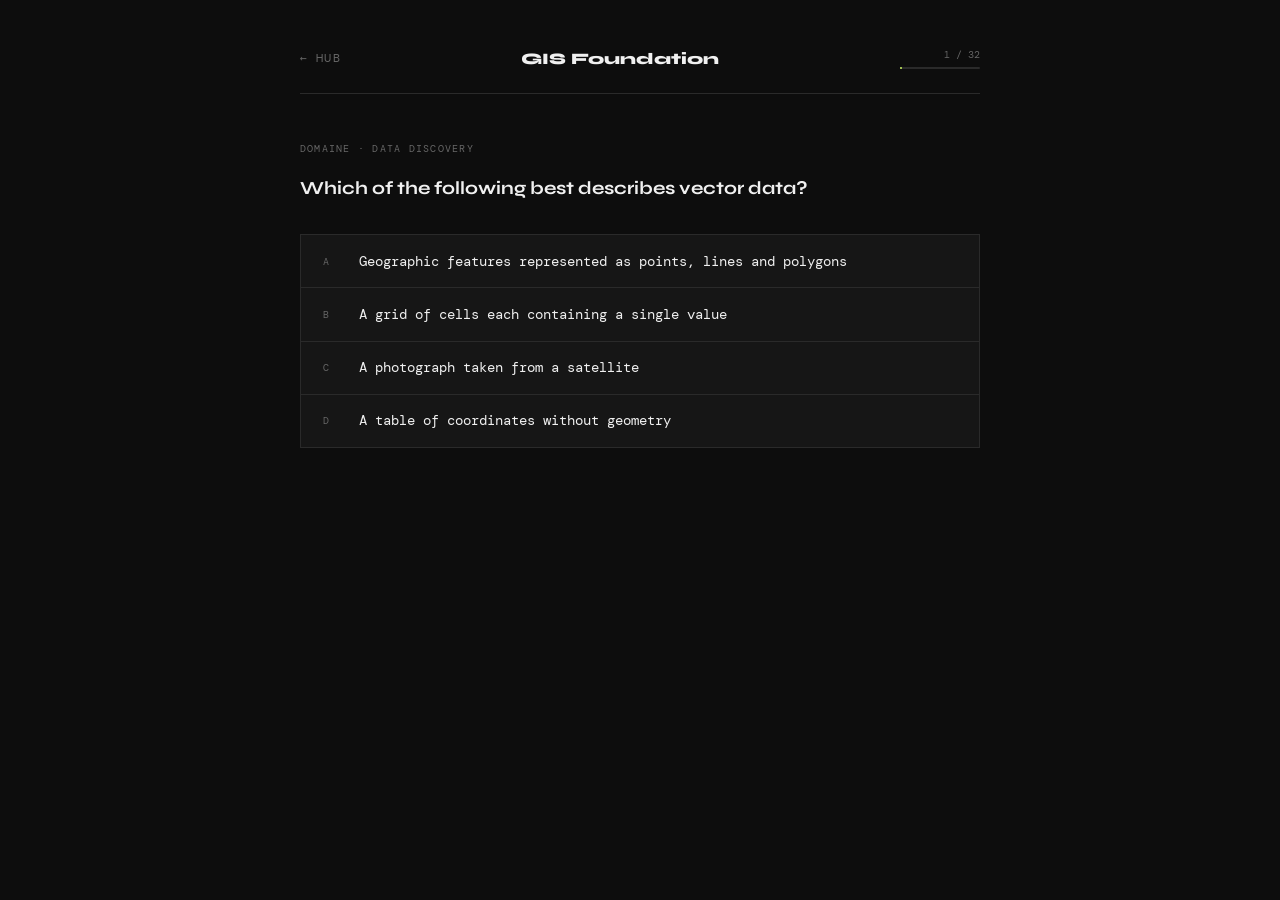
<file: gis/index.html>
<!DOCTYPE html>
<html lang="fr">

<head>
  <meta charset="UTF-8">
  <meta name="viewport" content="width=device-width, initial-scale=1.0">
  <title>Quiz GIS — EGFF 2024</title>
  <link href="https://fonts.googleapis.com/css2?family=Syne:wght@400;700;800&family=DM+Mono:wght@400;500&display=swap"
    rel="stylesheet">
  <style>
    *,
    *::before,
    *::after {
      box-sizing: border-box;
      margin: 0;
      padding: 0;
    }

    :root {
      --bg: #0d0d0d;
      --surface: #161616;
      --border: #2a2a2a;
      --accent: #c8f060;
      --accent-dim: rgba(200, 240, 96, 0.1);
      --text: #f0f0f0;
      --muted: #666;
      --wrong: #ff5f5f;
      --wrong-dim: rgba(255, 95, 95, 0.1);
    }

    body {
      background: var(--bg);
      color: var(--text);
      font-family: 'DM Mono', monospace;
      min-height: 100vh;
      padding: 3rem 2rem;
    }

    header {
      max-width: 680px;
      margin: 0 auto 3rem;
      display: flex;
      justify-content: space-between;
      align-items: center;
      border-bottom: 1px solid var(--border);
      padding-bottom: 1.5rem;
    }

    .back {
      font-size: 0.72rem;
      color: var(--muted);
      text-decoration: none;
      text-transform: uppercase;
      letter-spacing: 0.1em;
      transition: color 0.15s;
    }

    .back:hover {
      color: var(--accent);
    }

    .header-title {
      font-family: 'Syne', sans-serif;
      font-weight: 800;
      font-size: 1rem;
    }

    .progress-wrap {
      font-size: 0.65rem;
      color: var(--muted);
      text-align: right;
    }

    .progress-bar {
      height: 2px;
      background: var(--border);
      border-radius: 1px;
      margin-top: 0.4rem;
      width: 80px;
      margin-left: auto;
    }

    .progress-fill {
      height: 100%;
      background: var(--accent);
      border-radius: 1px;
      transition: width 0.3s ease;
    }

    main {
      max-width: 680px;
      margin: 0 auto;
    }



    .question-meta {
      font-size: 0.65rem;
      text-transform: uppercase;
      letter-spacing: 0.12em;
      color: var(--muted);
      margin-bottom: 1.2rem;
    }

    .question-text {
      font-family: 'Syne', sans-serif;
      font-weight: 700;
      font-size: 1.15rem;
      line-height: 1.5;
      margin-bottom: 2rem;
      color: var(--text);
    }

    .options {
      display: flex;
      flex-direction: column;
      gap: 1px;
      background: var(--border);
      border: 1px solid var(--border);
      margin-bottom: 2rem;
    }

    .option {
      background: var(--surface);
      padding: 1.1rem 1.4rem;
      display: flex;
      align-items: center;
      gap: 1rem;
      cursor: pointer;
      transition: background 0.12s;
      border: none;
      text-align: left;
      color: var(--text);
      font-family: 'DM Mono', monospace;
      font-size: 0.85rem;
      width: 100%;
    }

    .option:hover:not(:disabled) {
      background: #1e1e1e;
    }

    .option-letter {
      font-size: 0.65rem;
      color: var(--muted);
      min-width: 1.2rem;
      text-transform: uppercase;
    }

    .option.correct {
      background: var(--accent-dim);
      border-left: 2px solid var(--accent);
    }

    .option.correct .option-letter {
      color: var(--accent);
    }

    .option.wrong {
      background: var(--wrong-dim);
      border-left: 2px solid var(--wrong);
    }

    .option.wrong .option-letter {
      color: var(--wrong);
    }

    .option:disabled {
      cursor: default;
    }

    .explanation {
      font-size: 0.78rem;
      color: var(--muted);
      line-height: 1.6;
      padding: 1rem 1.2rem;
      border-left: 2px solid var(--border);
      margin-bottom: 2rem;
      display: none;
    }

    .explanation.visible {
      display: block;
    }

    .btn-next {
      background: var(--accent);
      color: #0d0d0d;
      border: none;
      padding: 0.85rem 2rem;
      font-family: 'Syne', sans-serif;
      font-weight: 700;
      font-size: 0.85rem;
      cursor: pointer;
      letter-spacing: 0.05em;
      display: none;
      transition: opacity 0.15s;
    }

    .btn-next:hover {
      opacity: 0.85;
    }

    .btn-next.visible {
      display: inline-block;
    }

    #result-screen {
      display: none;
      text-align: left;
    }

    .result-label {
      font-size: 0.65rem;
      text-transform: uppercase;
      letter-spacing: 0.15em;
      color: var(--muted);
      margin-bottom: 1rem;
    }

    .result-score {
      font-family: 'Syne', sans-serif;
      font-weight: 800;
      font-size: 4rem;
      color: var(--accent);
      line-height: 1;
      margin-bottom: 0.5rem;
    }

    .result-sub {
      font-size: 0.8rem;
      color: var(--muted);
      margin-bottom: 3rem;
    }

    .result-breakdown {
      background: var(--border);
      height: 1px;
      margin-bottom: 2rem;
    }

    .btn-retry {
      background: transparent;
      color: var(--accent);
      border: 1px solid var(--accent);
      padding: 0.85rem 2rem;
      font-family: 'Syne', sans-serif;
      font-weight: 700;
      font-size: 0.85rem;
      cursor: pointer;
      letter-spacing: 0.05em;
      transition: background 0.15s;
      margin-right: 1rem;
    }

    .btn-retry:hover {
      background: var(--accent-dim);
    }

    .btn-hub {
      font-size: 0.72rem;
      color: var(--muted);
      text-decoration: none;
      text-transform: uppercase;
      letter-spacing: 0.1em;
      transition: color 0.15s;
    }

    .btn-hub:hover {
      color: var(--text);
    }
  </style>
</head>

<body>

  <header>
    <a class="back" href="../">← Hub</a>
    <div class="header-title">GIS Foundation</div>
    <div class="progress-wrap">
      <span id="progress-text">1 / 32</span>
      <div class="progress-bar">
        <div class="progress-fill" id="progress-fill" style="width:3.125%"></div>
      </div>
    </div>
  </header>

  <main>
    <div id="quiz-screen">
      <div class="question-meta" id="question-domain">Domaine · —</div>
      <div class="question-text" id="question-text"></div>
      <div class="options" id="options-list"></div>
      <div class="explanation" id="explanation"></div>
      <button class="btn-next" id="btn-next" onclick="nextQuestion()">Question suivante →</button>
    </div>

    <div id="result-screen">
      <div class="result-label">— Résultat final</div>
      <div class="result-score" id="result-score"></div>
      <div class="result-sub" id="result-sub"></div>
      <div class="result-breakdown"></div>
      <button class="btn-retry" onclick="restart()">Recommencer</button>
      <a class="btn-hub" href="../">← Retour au hub</a>
    </div>
  </main>

  <script>
    const questions = [
      {
        domain: "Data Discovery",
        question: "Which of the following best describes vector data?",
        options: [
          "Geographic features represented as points, lines and polygons",
          "A grid of cells each containing a single value",
          "A photograph taken from a satellite",
          "A table of coordinates without geometry"
        ],
        answer: 0,
        explanation: "Vector data represents geographic features as discrete geometric shapes: points (cities), lines (roads) or polygons (regions). Raster data is the grid of cells."
      },
      {
        domain: "Data Discovery",
        question: "A dataset shows land surface temperature across France. What data type is this?",
        options: [
          "Vector polygon layer",
          "Attribute table with coordinates",
          "Raster dataset",
          "Vector point layer"
        ],
        answer: 2,
        explanation: "Temperature across a continuous surface is best represented as a raster — a grid where each pixel holds a temperature value. Vector data stores discrete features, not continuous surfaces."
      },
      {
        domain: "Data Discovery",
        question: "What is a coordinate system used for in GIS?",
        options: [
          "To compress the size of a geodatabase",
          "To store attribute data in a table",
          "To control the symbology of a layer",
          "To define the location of features on the Earth's surface"
        ],
        answer: 3,
        explanation: "A coordinate system provides a mathematical framework for identifying the precise geographic location of features on the Earth's surface."
      },
      {
        domain: "Data Discovery",
        question: "Which coordinate system is used globally by GPS devices and is the basis for most web mapping?",
        options: [
          "Lambert 93",
          "RGF93",
          "Web Mercator",
          "WGS84"
        ],
        answer: 3,
        explanation: "WGS84 is the global datum used by GPS. Web Mercator uses WGS84 as its datum but is a projected coordinate system used for web map display — they are not the same thing."
      },
      {
        domain: "Data Discovery",
        question: "What is ArcGIS Living Atlas of the World?",
        options: [
          "A curated collection of global authoritative geographic content",
          "A desktop GIS application for editing features",
          "A Python library for spatial analysis",
          "A tool for creating 3D scenes in ArcGIS Pro"
        ],
        answer: 0,
        explanation: "ArcGIS Living Atlas provides ready-to-use maps, apps and data layers maintained by Esri and trusted organizations — covering topics like demographics, environment, basemaps and imagery."
      },
      {
        domain: "Data Discovery",
        question: "In ArcGIS Online, what does 'authoritative content' mean?",
        options: [
          "Content that has been compressed for faster loading",
          "Content created by any registered user",
          "Content stored exclusively in a File Geodatabase",
          "Content validated and maintained by trusted organizations or Esri"
        ],
        answer: 3,
        explanation: "Authoritative content is verified, endorsed and maintained by Esri or trusted data providers such as government agencies, ensuring reliability and accuracy."
      },
      {
        domain: "Data Discovery",
        question: "What does DMS stand for in coordinate units?",
        options: [
          "Digital Map System",
          "Degrees Minutes Seconds",
          "Data Management Standard",
          "Dynamic Mapping Service"
        ],
        answer: 1,
        explanation: "DMS stands for Degrees Minutes Seconds — a traditional way to express geographic coordinates inherited from astronomy, e.g. 43°36'17\" N, 1°26'39\" E for Toulouse."
      },
      {
        domain: "Data Discovery",
        question: "A layer uses the Lambert 93 coordinate system. What does this tell you?",
        options: [
          "The data is stored as a raster",
          "The data is in a global coordinate system usable worldwide",
          "The data is projected specifically for use in metropolitan France",
          "The data can only be viewed in ArcGIS Pro"
        ],
        answer: 2,
        explanation: "Lambert 93 is the official projected coordinate system for metropolitan France. It combines the RGF93 datum with a Lambert conformal conic projection, optimized for accuracy across France."
      },
      {
        domain: "Data Discovery",
        question: "A raster dataset has a spatial resolution of 10m. What does this mean?",
        options: [
          "The dataset covers an area of 10 square meters",
          "Each pixel represents a 10m × 10m area on the ground",
          "The file size is limited to 10MB",
          "The dataset has 10 meter accuracy in its attribute table"
        ],
        answer: 1,
        explanation: "Spatial resolution defines the size of each pixel in real-world units. A 10m resolution means each cell covers a 10×10 meter area on the ground — finer resolution means more detail."
      },
      {
        domain: "Data Discovery",
        question: "Which of the following is a fundamental concept of GIS?",
        options: [
          "GIS requires Python to perform any analysis",
          "All geographic data must be stored in raster format",
          "Layers of geographic data can be overlaid and analyzed spatially",
          "GIS can only work with data collected by GPS devices"
        ],
        answer: 2,
        explanation: "The core concept of GIS is the ability to overlay and analyze multiple layers of geographic information together to answer spatial questions and support decision-making."
      },
      {
        domain: "Mapping & Visualization",
        question: "Which map type is best for showing population density across French departments?",
        options: [
          "Flow map with proportional symbols",
          "Dot density map with qualitative colors",
          "Choropleth map with a sequential color scheme",
          "Heat map with diverging colors"
        ],
        answer: 2,
        explanation: "A choropleth map uses color shading to represent numeric values across polygon areas. A sequential color scheme (light to dark) is appropriate for data going in one direction like density."
      },
      {
        domain: "Mapping & Visualization",
        question: "What is a basemap in ArcGIS?",
        options: [
          "The first operational layer added to any project",
          "A background map providing geographic context beneath your data layers",
          "A map exported to PDF format for sharing",
          "A map that only contains raster elevation data"
        ],
        answer: 1,
        explanation: "A basemap provides geographic reference context (streets, satellite imagery, topography) beneath your operational data layers. It is not the same as the first layer you add."
      },
      {
        domain: "Mapping & Visualization",
        question: "Which map element shows the relationship between distance on the map and distance in the real world?",
        options: [
          "North arrow",
          "Legend",
          "Scale bar",
          "Title block"
        ],
        answer: 2,
        explanation: "The scale bar visually represents the ratio between map distance and real-world distance, allowing users to estimate actual distances directly on the map."
      },
      {
        domain: "Mapping & Visualization",
        question: "What is the correct definition of a 'large scale map'?",
        options: [
          "A map showing a large area like an entire continent",
          "A map with a very large file size",
          "A map that covers more than one country",
          "A map showing a small area in high detail with a ratio like 1:5 000"
        ],
        answer: 3,
        explanation: "A large scale map has a numerically large fraction (1:5,000 is larger than 1:1,000,000 mathematically) and shows a small area in great detail — like a neighborhood rather than a country."
      },
      {
        domain: "Mapping & Visualization",
        question: "In ArcGIS Pro, where do you assemble a map with title, legend, north arrow and scale bar for printing?",
        options: [
          "The layout view",
          "The attribute table view",
          "The geoprocessing pane",
          "The catalog pane"
        ],
        answer: 0,
        explanation: "The layout view in ArcGIS Pro is where you design the final map composition for printing or export, assembling elements like title, legend, north arrow, scale bar and map frames."
      },
      {
        domain: "Mapping & Visualization",
        question: "Which symbology type would you use to represent land use categories such as forest, urban and agricultural?",
        options: [
          "Graduated colors",
          "Unique values",
          "Proportional symbols",
          "Heat map"
        ],
        answer: 1,
        explanation: "Unique values assigns a distinct color or symbol to each category. It is ideal for qualitative data with no numeric order — like land use types where no category is 'more' than another."
      },
      {
        domain: "Mapping & Visualization",
        question: "What does a diverging color scheme indicate on a map?",
        options: [
          "Data that goes from low to high in one direction only",
          "Data representing unordered qualitative categories",
          "Data that has been normalized by area",
          "Data with a meaningful midpoint and values going in two opposite directions"
        ],
        answer: 3,
        explanation: "Diverging color schemes have a neutral midpoint with contrasting colors extending in both directions — ideal for data like temperature anomalies above and below average, or political party margins."
      },
      {
        domain: "Mapping & Visualization",
        question: "What is the main distortion caused by the Web Mercator projection?",
        options: [
          "It distorts angles and directions globally",
          "It distorts shapes near the equator",
          "It distorts the size of areas especially near the poles",
          "It distorts distances in tropical regions only"
        ],
        answer: 2,
        explanation: "Web Mercator is conformal — it preserves local shapes and angles but significantly distorts area. Areas near the poles like Greenland appear much larger than they actually are."
      },
      {
        domain: "Mapping & Visualization",
        question: "Which classification method guarantees the same number of features in each class?",
        options: [
          "Natural breaks",
          "Standard deviation",
          "Equal interval",
          "Quantile"
        ],
        answer: 3,
        explanation: "Quantile classification puts exactly the same number of features in each class regardless of value ranges. Equal interval uses equal value ranges which can result in empty classes if data is skewed."
      },
      {
        domain: "Mapping & Visualization",
        question: "Which classification method identifies natural groupings in data by minimizing variance within classes?",
        options: [
          "Quantile",
          "Natural breaks (Jenks)",
          "Equal interval",
          "Standard deviation"
        ],
        answer: 1,
        explanation: "Natural Breaks (Jenks) finds the best class boundaries by maximizing differences between classes and minimizing differences within classes — ideal when data has natural clusters."
      },
      {
        domain: "Processing & Analysis",
        question: "Which geoprocessing tool creates a zone of a specified distance around a feature?",
        options: [
          "Dissolve",
          "Clip",
          "Buffer",
          "Intersect"
        ],
        answer: 2,
        explanation: "Buffer creates a polygon zone representing the area within a specified distance of input features. It works on points, lines and polygons and is often the first step in proximity analysis."
      },
      {
        domain: "Processing & Analysis",
        question: "You want to keep only the roads that fall within the boundaries of a specific region. Which tool do you use?",
        options: [
          "Union",
          "Merge",
          "Dissolve",
          "Clip"
        ],
        answer: 3,
        explanation: "Clip uses a layer as a 'cookie cutter' to extract features from another layer that fall within its boundaries. Only the input layer's attributes are kept — the clip boundary layer disappears."
      },
      {
        domain: "Processing & Analysis",
        question: "What is the difference between Select by Attribute and Select by Location?",
        options: [
          "They produce identical results in all cases",
          "Select by Attribute filters by field values, Select by Location filters by spatial relationships",
          "Select by Location uses field values, Select by Attribute uses spatial relationships",
          "Select by Attribute only works in ArcGIS Online"
        ],
        answer: 1,
        explanation: "Select by Attribute queries the attribute table using field values (e.g. population > 10,000). Select by Location selects features based on their geographic position relative to another layer."
      },
      {
        domain: "Processing & Analysis",
        question: "You need to find all schools within 500 meters of a highway. What is the correct workflow?",
        options: [
          "Clip schools with the highway layer directly",
          "Dissolve highway then Merge with schools layer",
          "Intersect highway directly with schools layer",
          "Buffer highway by 500m then Intersect result with schools layer"
        ],
        answer: 3,
        explanation: "Step 1: Buffer the highway by 500m to create a zone. Step 2: Intersect that zone with the schools layer to keep only schools that fall within the buffer. This is the standard proximity workflow."
      },
      {
        domain: "Processing & Analysis",
        question: "In ArcGIS Pro, what is the attribute table used for?",
        options: [
          "Changing the coordinate system of a layer",
          "Creating new basemaps for the project",
          "Exporting maps to PDF format",
          "Viewing and editing the non-spatial data associated with each feature"
        ],
        answer: 3,
        explanation: "The attribute table stores the non-spatial information linked to each feature — like a spreadsheet with one row per feature. You can view, query, edit and calculate field values here."
      },
      {
        domain: "Processing & Analysis",
        question: "You have 96 department polygons each with a 'region' attribute. You want to create 13 region polygons. Which tool do you use?",
        options: [
          "Dissolve",
          "Union",
          "Merge",
          "Intersect"
        ],
        answer: 0,
        explanation: "Dissolve merges features that share the same attribute value into a single polygon. Specifying 'region' as the dissolve field will merge all departments of the same region into one polygon."
      },
      {
        domain: "Content Management & Sharing",
        question: "In ArcGIS Online, what is an 'item'?",
        options: [
          "A geoprocessing tool result stored temporarily",
          "A single feature on a map",
          "A coordinate system definition file",
          "Any piece of content such as a map, layer, file or application stored in the portal"
        ],
        answer: 3,
        explanation: "An item in ArcGIS Online is any piece of content stored in the portal — maps, layers, applications, files, tools, etc. Each item has its own details page with metadata and sharing settings."
      },
      {
        domain: "Content Management & Sharing",
        question: "Before sharing a map from ArcGIS Pro to ArcGIS Online, what should you verify?",
        options: [
          "That Python is installed on the machine",
          "That the map uses Lambert 93 coordinate system",
          "That the map has been validated and all layers are accessible",
          "That all layers use raster format only"
        ],
        answer: 2,
        explanation: "Before sharing, validate the map to ensure all data sources are accessible, layer names are appropriate and the map will display correctly in ArcGIS Online."
      },
      {
        domain: "Content Management & Sharing",
        question: "In ArcGIS Online, what does setting content as 'Public' mean?",
        options: [
          "Only members of your organization can access it",
          "The content requires a login to access",
          "Only administrators can view and edit it",
          "Anyone on the internet can discover and access the content"
        ],
        answer: 3,
        explanation: "Public content in ArcGIS Online is accessible to anyone without needing an account, making it fully discoverable and usable by the general public on the web."
      },
      {
        domain: "Data Discovery",
        question: "What is the difference between geographic coordinates and projected coordinates?",
        options: [
          "Geographic coordinates use meters, projected coordinates use degrees",
          "They are identical, just expressed differently",
          "Projected coordinates are only used for raster data",
          "Geographic coordinates use latitude and longitude in degrees, projected coordinates use linear units like meters"
        ],
        answer: 3,
        explanation: "Geographic coordinates (latitude/longitude) use angular units like degrees. Projected coordinates have been mathematically flattened onto a 2D surface and use linear units like meters — as in Lambert 93."
      },
      {
        domain: "Processing & Analysis",
        question: "What does 'editing features' in ArcGIS Pro allow you to do?",
        options: [
          "Create, modify or delete the geometry and attributes of features",
          "Change the coordinate system of the layer",
          "Export the map to ArcGIS Online automatically",
          "Modify the basemap appearance"
        ],
        answer: 0,
        explanation: "Editing features in ArcGIS Pro lets you create new features, reshape or move existing geometries, and update attribute values. It requires the layer to be in an editable state with appropriate permissions."
      },
      {
        domain: "Content Management & Sharing",
        question: "In ArcGIS Online, what is a 'group' used for?",
        options: [
          "To merge multiple feature classes into one dataset",
          "To run batch geoprocessing on multiple layers",
          "To share and organize content with specific members of an organization",
          "To perform spatial analysis on shared content"
        ],
        answer: 2,
        explanation: "Groups in ArcGIS Online allow you to share and organize content with specific users — within or outside your organization. Members of a group can access all content shared to that group."
      }
    ];

    let current = 0;
    let score = 0;
    let answered = false;
    let shuffledAnswer = 0;

    function shuffle(arr) {
      for (let i = arr.length - 1; i > 0; i--) {
        const j = Math.floor(Math.random() * (i + 1));
        [arr[i], arr[j]] = [arr[j], arr[i]];
      }
      return arr;
    }

    function loadQuestion() {
      const q = questions[current];
      answered = false;

      document.getElementById('question-domain').textContent = `Domaine · ${q.domain}`;
      document.getElementById('question-text').textContent = q.question;

      const indices = shuffle([0, 1, 2, 3]);
      shuffledAnswer = indices.indexOf(q.answer);
      const letters = ['A', 'B', 'C', 'D'];
      const list = document.getElementById('options-list');
      list.innerHTML = '';

      indices.forEach((origIdx, displayIdx) => {
        const btn = document.createElement('button');
        btn.className = 'option';
        btn.innerHTML = `<span class="option-letter">${letters[displayIdx]}</span><span>${q.options[origIdx]}</span>`;
        btn.onclick = () => selectAnswer(displayIdx);
        list.appendChild(btn);
      });

      const expl = document.getElementById('explanation');
      expl.textContent = '';
      expl.classList.remove('visible');

      const next = document.getElementById('btn-next');
      next.classList.remove('visible');
      next.textContent = current === questions.length - 1 ? 'Voir les résultats →' : 'Question suivante →';

      const pct = ((current + 1) / questions.length) * 100;
      document.getElementById('progress-text').textContent = `${current + 1} / ${questions.length}`;
      document.getElementById('progress-fill').style.width = pct + '%';
    }

    function selectAnswer(index) {
      if (answered) return;
      answered = true;

      const q = questions[current];
      const options = document.querySelectorAll('.option');

      options.forEach(btn => btn.disabled = true);
      options[shuffledAnswer].classList.add('correct');

      if (index === shuffledAnswer) {
        score++;
      } else {
        options[index].classList.add('wrong');
      }

      const expl = document.getElementById('explanation');
      expl.textContent = q.explanation;
      expl.classList.add('visible');

      document.getElementById('btn-next').classList.add('visible');
    }

    function nextQuestion() {
      current++;
      if (current < questions.length) {
        loadQuestion();
      } else {
        showResult();
      }
    }

    function showResult() {
      document.getElementById('quiz-screen').style.display = 'none';
      const rs = document.getElementById('result-screen');
      rs.style.display = 'block';

      const pct = Math.round((score / questions.length) * 100);
      document.getElementById('result-score').textContent = `${score}/${questions.length}`;
      document.getElementById('result-sub').textContent =
        pct >= 80 ? `${pct}% — Excellent, tu maîtrises le sujet.` :
          pct >= 60 ? `${pct}% — Bien, encore quelques lacunes.` :
            `${pct}% — À retravailler avant l'exam.`;
    }

    function restart() {
      current = 0;
      score = 0;
      document.getElementById('result-screen').style.display = 'none';
      document.getElementById('quiz-screen').style.display = 'block';
      loadQuestion();
    }

    loadQuestion();
  </script>
</body>

</html>
</file>
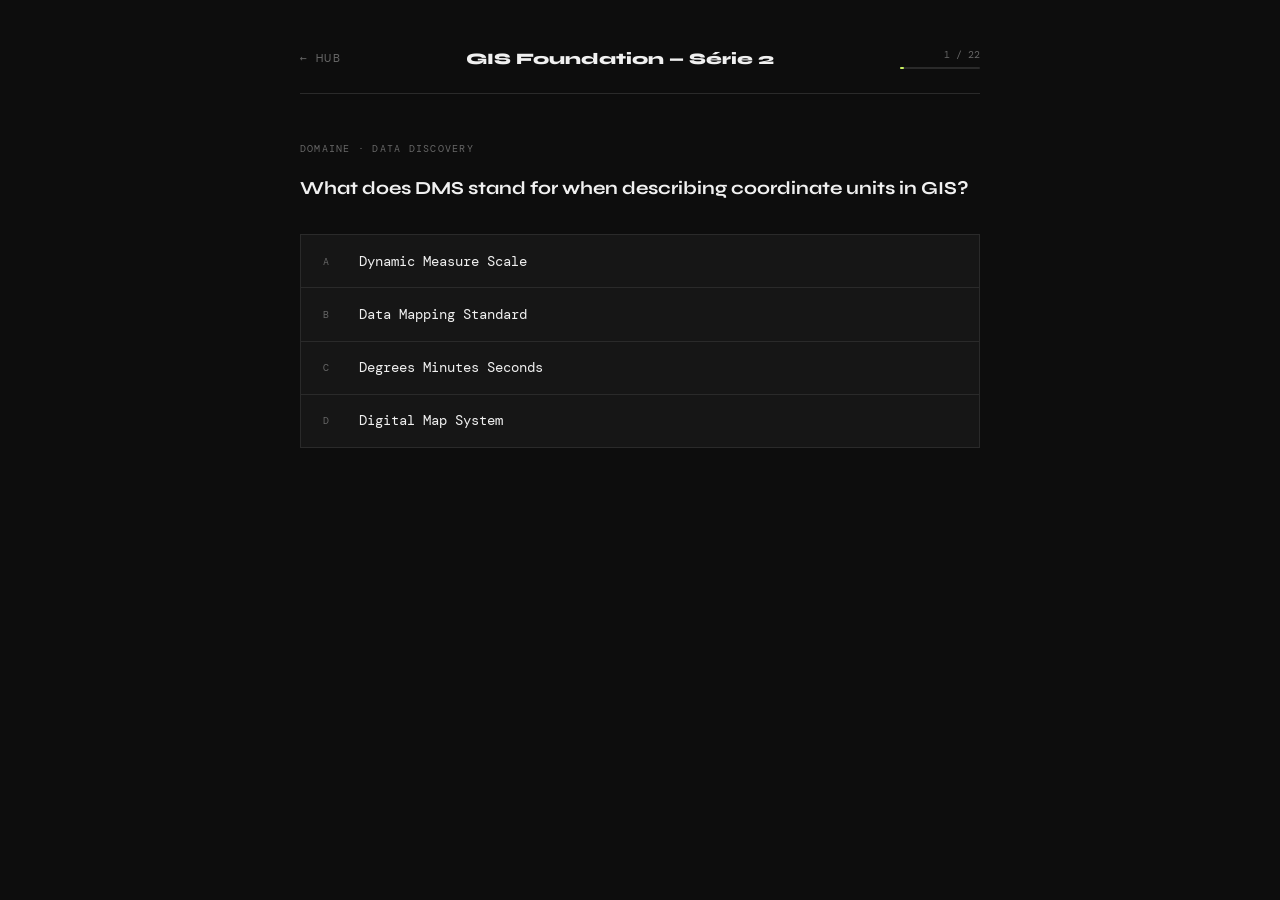
<file: gis2/index.html>
<!DOCTYPE html>
<html lang="fr">

<head>
  <meta charset="UTF-8">
  <meta name="viewport" content="width=device-width, initial-scale=1.0">
  <title>Quiz GIS — Série 2</title>
  <link href="https://fonts.googleapis.com/css2?family=Syne:wght@400;700;800&family=DM+Mono:wght@400;500&display=swap"
    rel="stylesheet">
  <style>
    *,
    *::before,
    *::after {
      box-sizing: border-box;
      margin: 0;
      padding: 0;
    }

    :root {
      --bg: #0d0d0d;
      --surface: #161616;
      --border: #2a2a2a;
      --accent: #c8f060;
      --accent-dim: rgba(200, 240, 96, 0.1);
      --text: #f0f0f0;
      --muted: #666;
      --wrong: #ff5f5f;
      --wrong-dim: rgba(255, 95, 95, 0.1);
    }

    body {
      background: var(--bg);
      color: var(--text);
      font-family: 'DM Mono', monospace;
      min-height: 100vh;
      padding: 3rem 2rem;
    }

    header {
      max-width: 680px;
      margin: 0 auto 3rem;
      display: flex;
      justify-content: space-between;
      align-items: center;
      border-bottom: 1px solid var(--border);
      padding-bottom: 1.5rem;
    }

    .back {
      font-size: 0.72rem;
      color: var(--muted);
      text-decoration: none;
      text-transform: uppercase;
      letter-spacing: 0.1em;
      transition: color 0.15s;
    }

    .back:hover {
      color: var(--accent);
    }

    .header-title {
      font-family: 'Syne', sans-serif;
      font-weight: 800;
      font-size: 1rem;
    }

    .progress-wrap {
      font-size: 0.65rem;
      color: var(--muted);
      text-align: right;
    }

    .progress-bar {
      height: 2px;
      background: var(--border);
      border-radius: 1px;
      margin-top: 0.4rem;
      width: 80px;
      margin-left: auto;
    }

    .progress-fill {
      height: 100%;
      background: var(--accent);
      border-radius: 1px;
      transition: width 0.3s ease;
    }

    main {
      max-width: 680px;
      margin: 0 auto;
    }

    .question-meta {
      font-size: 0.65rem;
      text-transform: uppercase;
      letter-spacing: 0.12em;
      color: var(--muted);
      margin-bottom: 1.2rem;
    }

    .question-text {
      font-family: 'Syne', sans-serif;
      font-weight: 700;
      font-size: 1.15rem;
      line-height: 1.5;
      margin-bottom: 2rem;
      color: var(--text);
    }

    .options {
      display: flex;
      flex-direction: column;
      gap: 1px;
      background: var(--border);
      border: 1px solid var(--border);
      margin-bottom: 2rem;
    }

    .option {
      background: var(--surface);
      padding: 1.1rem 1.4rem;
      display: flex;
      align-items: center;
      gap: 1rem;
      cursor: pointer;
      transition: background 0.12s;
      border: none;
      text-align: left;
      color: var(--text);
      font-family: 'DM Mono', monospace;
      font-size: 0.85rem;
      width: 100%;
    }

    .option:hover:not(:disabled) {
      background: #1e1e1e;
    }

    .option-letter {
      font-size: 0.65rem;
      color: var(--muted);
      min-width: 1.2rem;
      text-transform: uppercase;
    }

    .option.correct {
      background: var(--accent-dim);
      border-left: 2px solid var(--accent);
    }

    .option.correct .option-letter {
      color: var(--accent);
    }

    .option.wrong {
      background: var(--wrong-dim);
      border-left: 2px solid var(--wrong);
    }

    .option.wrong .option-letter {
      color: var(--wrong);
    }

    .option:disabled {
      cursor: default;
    }

    .explanation {
      font-size: 0.78rem;
      color: var(--muted);
      line-height: 1.6;
      padding: 1rem 1.2rem;
      border-left: 2px solid var(--border);
      margin-bottom: 2rem;
      display: none;
    }

    .explanation.visible {
      display: block;
    }

    .btn-next {
      background: var(--accent);
      color: #0d0d0d;
      border: none;
      padding: 0.85rem 2rem;
      font-family: 'Syne', sans-serif;
      font-weight: 700;
      font-size: 0.85rem;
      cursor: pointer;
      letter-spacing: 0.05em;
      display: none;
      transition: opacity 0.15s;
    }

    .btn-next:hover {
      opacity: 0.85;
    }

    .btn-next.visible {
      display: inline-block;
    }

    #result-screen {
      display: none;
      text-align: left;
    }

    .result-label {
      font-size: 0.65rem;
      text-transform: uppercase;
      letter-spacing: 0.15em;
      color: var(--muted);
      margin-bottom: 1rem;
    }

    .result-score {
      font-family: 'Syne', sans-serif;
      font-weight: 800;
      font-size: 4rem;
      color: var(--accent);
      line-height: 1;
      margin-bottom: 0.5rem;
    }

    .result-sub {
      font-size: 0.8rem;
      color: var(--muted);
      margin-bottom: 3rem;
    }

    .result-breakdown {
      background: var(--border);
      height: 1px;
      margin-bottom: 2rem;
    }

    .btn-retry {
      background: transparent;
      color: var(--accent);
      border: 1px solid var(--accent);
      padding: 0.85rem 2rem;
      font-family: 'Syne', sans-serif;
      font-weight: 700;
      font-size: 0.85rem;
      cursor: pointer;
      letter-spacing: 0.05em;
      transition: background 0.15s;
      margin-right: 1rem;
    }

    .btn-retry:hover {
      background: var(--accent-dim);
    }

    .btn-hub {
      font-size: 0.72rem;
      color: var(--muted);
      text-decoration: none;
      text-transform: uppercase;
      letter-spacing: 0.1em;
      transition: color 0.15s;
    }

    .btn-hub:hover {
      color: var(--text);
    }
  </style>
</head>

<body>

  <header>
    <a class="back" href="../">← Hub</a>
    <div class="header-title">GIS Foundation — Série 2</div>
    <div class="progress-wrap">
      <span id="progress-text">1 / 22</span>
      <div class="progress-bar">
        <div class="progress-fill" id="progress-fill" style="width:4.5%"></div>
      </div>
    </div>
  </header>

  <main>
    <div id="quiz-screen">
      <div class="question-meta" id="question-domain">Domaine · —</div>
      <div class="question-text" id="question-text"></div>
      <div class="options" id="options-list"></div>
      <div class="explanation" id="explanation"></div>
      <button class="btn-next" id="btn-next" onclick="nextQuestion()">Question suivante →</button>
    </div>

    <div id="result-screen">
      <div class="result-label">— Résultat final</div>
      <div class="result-score" id="result-score"></div>
      <div class="result-sub" id="result-sub"></div>
      <div class="result-breakdown"></div>
      <button class="btn-retry" onclick="restart()">Recommencer</button>
      <a class="btn-hub" href="../">← Retour au hub</a>
    </div>
  </main>

  <script>
    const questions = [
      {
        domain: "Data Discovery",
        question: "What does DMS stand for when describing coordinate units in GIS?",
        options: [
          "Digital Map System",
          "Data Mapping Standard",
          "Dynamic Measure Scale",
          "Degrees Minutes Seconds"
        ],
        answer: 3,
        explanation: "DMS stands for Degrees Minutes Seconds — a traditional way to express geographic coordinates. For example, Toulouse is 43°36'17\" N, 1°26'39\" E in DMS, versus 43.6047°N, 1.4442°E in Decimal Degrees (DD)."
      },
      {
        domain: "Data Discovery",
        question: "What is the difference between DD and DMS coordinate formats?",
        options: [
          "DD uses Degrees Minutes Seconds, DMS uses decimal numbers",
          "They represent different coordinate systems — DD is global, DMS is local",
          "DD expresses coordinates as decimal numbers, DMS splits them into degrees, minutes and seconds",
          "DD is for raster data, DMS is for vector data"
        ],
        answer: 2,
        explanation: "DD (Decimal Degrees) expresses coordinates as a single decimal number like 43.6047°. DMS splits the same coordinate into degrees, minutes and seconds like 43°36'17\". Both describe the same location — just different formats."
      },
      {
        domain: "Data Discovery",
        question: "A raster dataset stores geographic information as:",
        options: [
          "A grid of cells each holding a single value",
          "Points, lines and polygons with attribute tables",
          "A collection of feature classes in a geodatabase",
          "A set of coordinates linked to a metadata file"
        ],
        answer: 0,
        explanation: "Raster data is a grid (like a spreadsheet or image) where each cell holds one value — an elevation, temperature, color, etc. Vector data uses points, lines and polygons. Do not confuse the two."
      },
      {
        domain: "Data Discovery",
        question: "Which of the following best describes metadata in GIS?",
        options: [
          "The color scheme applied to a layer",
          "The coordinate system used to display a map on screen",
          "Data that describes other data — such as source, date, author and coordinate system",
          "The visual symbology rules for rendering a layer"
        ],
        answer: 2,
        explanation: "Metadata describes the data itself: who created it, when, what coordinate system it uses, its accuracy, etc. Symbology (colors, styles) is NOT metadata — it describes how data is displayed, not what the data is."
      },
      {
        domain: "Data Discovery",
        question: "Which coordinate system is the global standard used by GPS and as the basis for Web Mercator?",
        options: [
          "Lambert 93",
          "RGF93",
          "WGS84",
          "Web Mercator"
        ],
        answer: 2,
        explanation: "WGS84 is the global datum used by GPS devices worldwide. Web Mercator uses WGS84 as its datum but is a projected coordinate system — they are different. Lambert 93 and RGF93 are specific to France."
      },
      {
        domain: "Data Discovery",
        question: "What is the correct way to add data to a map from ArcGIS Online?",
        options: [
          "Searching the Living Atlas or ArcGIS Online portal and adding the layer directly to the map",
          "Exporting it to a shapefile first then importing it",
          "Converting it to a File Geodatabase before adding it",
          "Running a geoprocessing tool to import online content"
        ],
        answer: 0,
        explanation: "In ArcGIS Online and ArcGIS Pro, you can search the Living Atlas or the portal directly and add layers to your map without any conversion. This is one of the key workflows tested in the exam."
      },
      {
        domain: "Mapping & Visualization",
        question: "What is a basemap in ArcGIS?",
        options: [
          "A background reference map providing geographic context beneath operational data layers",
          "The first operational layer added to a project",
          "A map that has been validated and exported to PDF",
          "A raster layer containing elevation data"
        ],
        answer: 0,
        explanation: "A basemap is a background reference (streets, satellite imagery, topography) that gives geographic context. It is NOT the first layer you add — it is a specific background type. Your data layers sit on top of it."
      },
      {
        domain: "Mapping & Visualization",
        question: "A map at scale 1:5 000 compared to a map at 1:500 000 is:",
        options: [
          "A smaller scale map showing more territory with less detail",
          "An identical scale expressed with different units",
          "A larger scale map showing less territory but more detail",
          "A smaller scale map because the number 5 000 is smaller"
        ],
        answer: 2,
        explanation: "1:5,000 is a LARGER scale than 1:500,000 because as a fraction, 1/5,000 is mathematically bigger than 1/500,000. Large scale = small area in high detail (like a neighbourhood). Small scale = large area, less detail (like a country)."
      },
      {
        domain: "Mapping & Visualization",
        question: "In ArcGIS Pro, what is the Layout view used for?",
        options: [
          "Running geoprocessing tools on multiple layers",
          "Editing the geometry of individual features",
          "Designing the full page composition for printing — title, legend, scale bar, north arrow",
          "Browsing and connecting to data sources"
        ],
        answer: 2,
        explanation: "The Layout view is where you assemble the final map for printing or export. It contains a map frame (the geographic view) plus other elements like title, legend, north arrow and scale bar."
      },
      {
        domain: "Mapping & Visualization",
        question: "What is the difference between a Layout and a Map Frame in ArcGIS Pro?",
        options: [
          "A map frame is the full printed page, a layout is the raw geographic view",
          "They are two names for the same thing",
          "A layout is the full page design, a map frame is the geographic window inside it",
          "A layout only works with raster layers"
        ],
        answer: 2,
        explanation: "The Layout is the full page — like a poster. The Map Frame is the geographic window embedded inside that layout. Think of a poster (layout) with a map photo inside it (map frame)."
      },
      {
        domain: "Mapping & Visualization",
        question: "Which element must always appear on a printed or published map?",
        options: [
          "The file path to the source data",
          "The attribute table of each layer",
          "Title, legend, scale bar, north arrow and data source",
          "The coordinate table of each feature"
        ],
        answer: 2,
        explanation: "The standard required elements for a published map are: title, legend, scale bar, north arrow and data source/credits. The attribute table and file paths are software elements — they never appear on a printed map."
      },
      {
        domain: "Mapping & Visualization",
        question: "You are mapping road types: highway, local road, bike path. Which symbology type is correct?",
        options: [
          "Graduated colors",
          "Proportional symbols",
          "Unique values",
          "Heat map"
        ],
        answer: 2,
        explanation: "Unique values assigns a distinct color or symbol per category. Road types are qualitative categories with no numeric order — one type is not 'more' than another. Graduated colors would imply a numeric ranking."
      },
      {
        domain: "Mapping & Visualization",
        question: "Which color scheme is best for mapping temperature anomalies above and below the annual average?",
        options: [
          "Diverging — two opposite colors from a neutral center",
          "Sequential — one color that gets progressively darker",
          "Qualitative — distinct colors per category",
          "Classified — fixed color bands with equal intervals"
        ],
        answer: 0,
        explanation: "Diverging color schemes have a neutral midpoint (white or light gray) with contrasting colors in both directions — perfect for data that goes above AND below a reference value like an average or zero."
      },
      {
        domain: "Mapping & Visualization",
        question: "For showing population density from low to high across regions, which color scheme is most appropriate?",
        options: [
          "Diverging — two colors from a center point",
          "Qualitative — distinct unordered colors",
          "Sequential — one color progressing from light to dark",
          "Classified with standard deviation breaks"
        ],
        answer: 2,
        explanation: "Sequential color schemes go in one direction from low to high — ideal for data without a meaningful midpoint. Population density only goes one way (more or less dense), so sequential is correct. Diverging implies above/below a reference value."
      },
      {
        domain: "Mapping & Visualization",
        question: "Which classification method puts the same number of features in each class regardless of value ranges?",
        options: [
          "Natural breaks",
          "Standard deviation",
          "Quantile",
          "Equal interval"
        ],
        answer: 2,
        explanation: "Quantile guarantees an equal count of features per class. Equal interval creates classes of equal value range — which can result in empty classes if data is skewed. Natural breaks finds natural groupings in the data."
      },
      {
        domain: "Mapping & Visualization",
        question: "Which projection is used by Google Maps and ArcGIS Online for web map display?",
        options: [
          "WGS84",
          "Lambert Conformal Conic",
          "Albers Equal Area",
          "Web Mercator"
        ],
        answer: 3,
        explanation: "Web Mercator (EPSG:3857) is the standard projection for web mapping. WGS84 is the datum Web Mercator is based on — they are not the same. Web Mercator preserves local shapes but significantly distorts area near the poles."
      },
      {
        domain: "Processing & Analysis",
        question: "Which tool selects features based on their geographic position relative to another layer?",
        options: [
          "Select by Attribute",
          "Select by Location",
          "Dissolve",
          "Spatial Join"
        ],
        answer: 1,
        explanation: "Select by Location finds features based on spatial relationships — within, intersects, contains, etc. Select by Attribute filters using field values in the attribute table. They are complementary tools."
      },
      {
        domain: "Processing & Analysis",
        question: "You clip a roads layer using a city boundary polygon. Which attributes does the result contain?",
        options: [
          "Attributes from the city boundary polygon only",
          "Attributes from both the roads and the city boundary",
          "No attributes — Clip removes all attribute data",
          "Attributes from the roads layer only"
        ],
        answer: 3,
        explanation: "Clip uses the boundary layer as a 'cookie cutter' — it only cuts the shape. The cutting layer disappears from the result. Only the input layer (roads) keeps its attributes. This is the key difference from Intersect, which keeps attributes from both layers."
      },
      {
        domain: "Processing & Analysis",
        question: "What is a Spatial Join used for?",
        options: [
          "Merging two tables based on a shared field value",
          "Transferring attributes from one layer to another based on geographic position",
          "Dissolving features that share the same attribute value",
          "Clipping a layer to the boundary of another"
        ],
        answer: 1,
        explanation: "Spatial Join transfers attribute data from one layer to another based on spatial relationships — not shared field values (that is a regular attribute join). Example: transferring region names to communes based on which region each commune falls inside."
      },
      {
        domain: "Processing & Analysis",
        question: "You want to find all hospitals within 1km of a flood zone. What is the correct workflow?",
        options: [
          "Dissolve flood zones → Merge with hospitals",
          "Clip hospitals with flood zones directly",
          "Buffer flood zones by 1km → Intersect result with hospitals layer",
          "Select by Attribute on hospitals → Union with flood zones"
        ],
        answer: 2,
        explanation: "Step 1: Buffer the flood zones by 1km to create a proximity zone. Step 2: Intersect that zone with the hospitals layer to keep only hospitals that fall within the buffer. This Buffer → Intersect pattern is the standard proximity workflow."
      },
      {
        domain: "Content Management & Sharing",
        question: "In ArcGIS Online, how can you organize and share content with a specific team?",
        options: [
          "By converting all layers to shapefile and emailing them",
          "By creating a Group and sharing items to that group",
          "By compressing all content into a single geodatabase",
          "By running topology validation before sharing"
        ],
        answer: 1,
        explanation: "Groups in ArcGIS Online let you share and organize content with specific users — inside or outside your organization. Members of the group can access all content shared to it. It is the standard collaboration mechanism."
      },
      {
        domain: "Content Management & Sharing",
        question: "Before sharing a map from ArcGIS Pro to ArcGIS Online, what is the essential step?",
        options: [
          "Convert all layers to raster format",
          "Reproject all layers to WGS84",
          "Validate the map to confirm all layers are accessible and the map is ready to share",
          "Install Python and run a sharing script"
        ],
        answer: 2,
        explanation: "Before sharing from ArcGIS Pro to ArcGIS Online, you must validate the map. This checks that all data sources are accessible, layer names are correct and the map will display properly once published."
      }
    ];

    let current = 0;
    let score = 0;
    let answered = false;
    let shuffledAnswer = 0;

    function shuffle(arr) {
      for (let i = arr.length - 1; i > 0; i--) {
        const j = Math.floor(Math.random() * (i + 1));
        [arr[i], arr[j]] = [arr[j], arr[i]];
      }
      return arr;
    }

    function loadQuestion() {
      const q = questions[current];
      answered = false;

      document.getElementById('question-domain').textContent = `Domaine · ${q.domain}`;
      document.getElementById('question-text').textContent = q.question;

      const indices = shuffle([0, 1, 2, 3]);
      shuffledAnswer = indices.indexOf(q.answer);
      const letters = ['A', 'B', 'C', 'D'];
      const list = document.getElementById('options-list');
      list.innerHTML = '';

      indices.forEach((origIdx, displayIdx) => {
        const btn = document.createElement('button');
        btn.className = 'option';
        btn.innerHTML = `<span class="option-letter">${letters[displayIdx]}</span><span>${q.options[origIdx]}</span>`;
        btn.onclick = () => selectAnswer(displayIdx);
        list.appendChild(btn);
      });

      const expl = document.getElementById('explanation');
      expl.textContent = '';
      expl.classList.remove('visible');

      const next = document.getElementById('btn-next');
      next.classList.remove('visible');
      next.textContent = current === questions.length - 1 ? 'Voir les résultats →' : 'Question suivante →';

      const pct = ((current + 1) / questions.length) * 100;
      document.getElementById('progress-text').textContent = `${current + 1} / ${questions.length}`;
      document.getElementById('progress-fill').style.width = pct + '%';
    }

    function selectAnswer(index) {
      if (answered) return;
      answered = true;

      const q = questions[current];
      const options = document.querySelectorAll('.option');

      options.forEach(btn => btn.disabled = true);
      options[shuffledAnswer].classList.add('correct');

      if (index === shuffledAnswer) {
        score++;
      } else {
        options[index].classList.add('wrong');
      }

      const expl = document.getElementById('explanation');
      expl.textContent = q.explanation;
      expl.classList.add('visible');

      document.getElementById('btn-next').classList.add('visible');
    }

    function nextQuestion() {
      current++;
      if (current < questions.length) {
        loadQuestion();
      } else {
        showResult();
      }
    }

    function showResult() {
      document.getElementById('quiz-screen').style.display = 'none';
      const rs = document.getElementById('result-screen');
      rs.style.display = 'block';

      const pct = Math.round((score / questions.length) * 100);
      document.getElementById('result-score').textContent = `${score}/${questions.length}`;
      document.getElementById('result-sub').textContent =
        pct >= 80 ? `${pct}% — Excellent, tu maîtrises le sujet.` :
          pct >= 60 ? `${pct}% — Bien, encore quelques lacunes.` :
            `${pct}% — À retravailler avant l'exam.`;
    }

    function restart() {
      current = 0;
      score = 0;
      document.getElementById('result-screen').style.display = 'none';
      document.getElementById('quiz-screen').style.display = 'block';
      loadQuestion();
    }

    loadQuestion();
  </script>
</body>

</html>
</file>
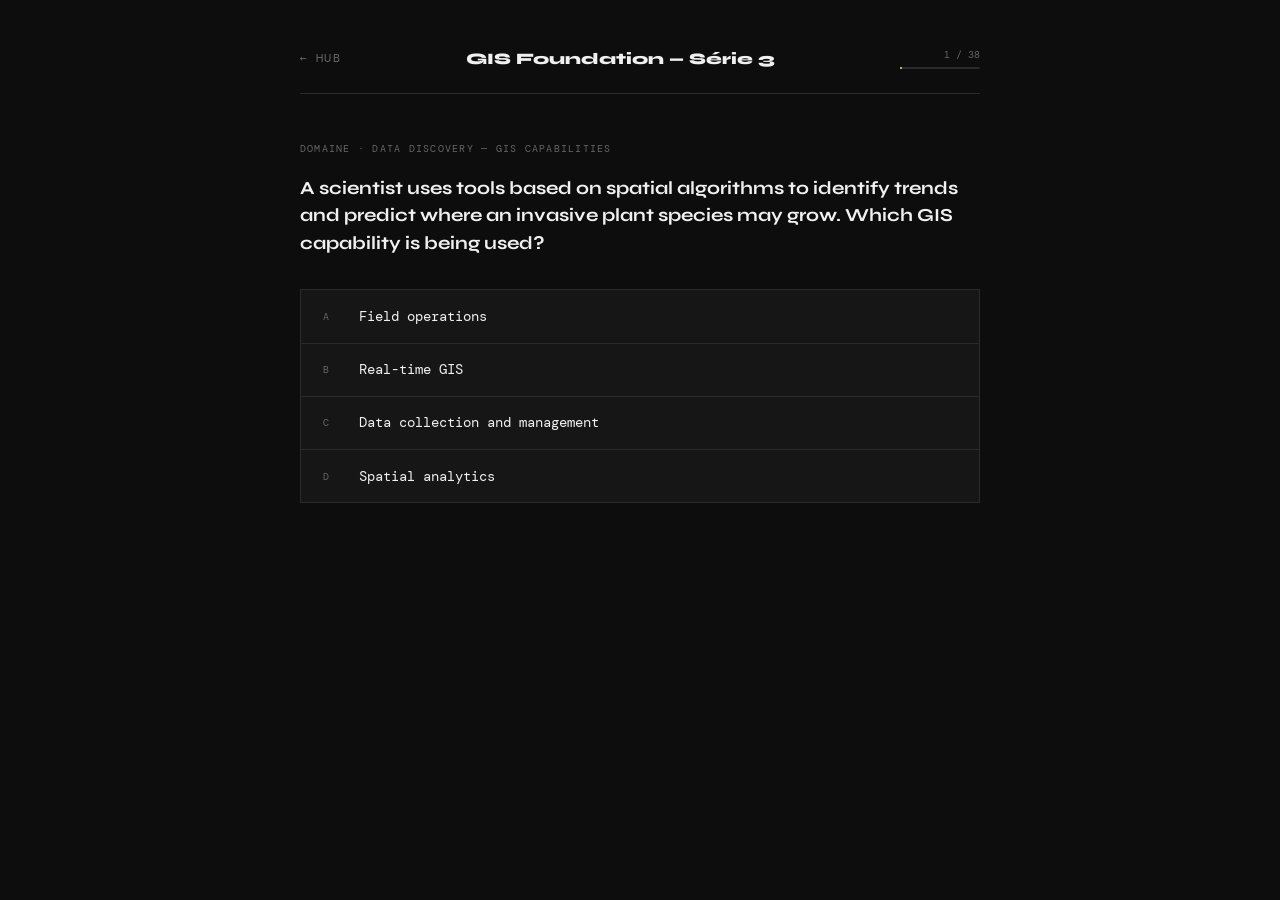
<file: gis3/index.html>
<!DOCTYPE html>
<html lang="fr">

<head>
  <meta charset="UTF-8">
  <meta name="viewport" content="width=device-width, initial-scale=1.0">
  <title>Quiz GIS — Série 3</title>
  <link href="https://fonts.googleapis.com/css2?family=Syne:wght@400;700;800&family=DM+Mono:wght@400;500&display=swap"
    rel="stylesheet">
  <style>
    *,
    *::before,
    *::after {
      box-sizing: border-box;
      margin: 0;
      padding: 0;
    }

    :root {
      --bg: #0d0d0d;
      --surface: #161616;
      --border: #2a2a2a;
      --accent: #c8f060;
      --accent-dim: rgba(200, 240, 96, 0.1);
      --text: #f0f0f0;
      --muted: #666;
      --wrong: #ff5f5f;
      --wrong-dim: rgba(255, 95, 95, 0.1);
    }

    body {
      background: var(--bg);
      color: var(--text);
      font-family: 'DM Mono', monospace;
      min-height: 100vh;
      padding: 3rem 2rem;
    }

    header {
      max-width: 680px;
      margin: 0 auto 3rem;
      display: flex;
      justify-content: space-between;
      align-items: center;
      border-bottom: 1px solid var(--border);
      padding-bottom: 1.5rem;
    }

    .back {
      font-size: 0.72rem;
      color: var(--muted);
      text-decoration: none;
      text-transform: uppercase;
      letter-spacing: 0.1em;
      transition: color 0.15s;
    }

    .back:hover {
      color: var(--accent);
    }

    .header-title {
      font-family: 'Syne', sans-serif;
      font-weight: 800;
      font-size: 1rem;
    }

    .progress-wrap {
      font-size: 0.65rem;
      color: var(--muted);
      text-align: right;
    }

    .progress-bar {
      height: 2px;
      background: var(--border);
      border-radius: 1px;
      margin-top: 0.4rem;
      width: 80px;
      margin-left: auto;
    }

    .progress-fill {
      height: 100%;
      background: var(--accent);
      border-radius: 1px;
      transition: width 0.3s ease;
    }

    main {
      max-width: 680px;
      margin: 0 auto;
    }

    .question-meta {
      font-size: 0.65rem;
      text-transform: uppercase;
      letter-spacing: 0.12em;
      color: var(--muted);
      margin-bottom: 1.2rem;
    }

    .question-text {
      font-family: 'Syne', sans-serif;
      font-weight: 700;
      font-size: 1.15rem;
      line-height: 1.5;
      margin-bottom: 2rem;
      color: var(--text);
    }

    .options {
      display: flex;
      flex-direction: column;
      gap: 1px;
      background: var(--border);
      border: 1px solid var(--border);
      margin-bottom: 2rem;
    }

    .option {
      background: var(--surface);
      padding: 1.1rem 1.4rem;
      display: flex;
      align-items: center;
      gap: 1rem;
      cursor: pointer;
      transition: background 0.12s;
      border: none;
      text-align: left;
      color: var(--text);
      font-family: 'DM Mono', monospace;
      font-size: 0.85rem;
      width: 100%;
    }

    .option:hover:not(:disabled) {
      background: #1e1e1e;
    }

    .option-letter {
      font-size: 0.65rem;
      color: var(--muted);
      min-width: 1.2rem;
      text-transform: uppercase;
    }

    .option.correct {
      background: var(--accent-dim);
      border-left: 2px solid var(--accent);
    }

    .option.correct .option-letter {
      color: var(--accent);
    }

    .option.wrong {
      background: var(--wrong-dim);
      border-left: 2px solid var(--wrong);
    }

    .option.wrong .option-letter {
      color: var(--wrong);
    }

    .option:disabled {
      cursor: default;
    }

    .explanation {
      font-size: 0.78rem;
      color: var(--muted);
      line-height: 1.6;
      padding: 1rem 1.2rem;
      border-left: 2px solid var(--border);
      margin-bottom: 2rem;
      display: none;
    }

    .explanation.visible {
      display: block;
    }

    .btn-next {
      background: var(--accent);
      color: #0d0d0d;
      border: none;
      padding: 0.85rem 2rem;
      font-family: 'Syne', sans-serif;
      font-weight: 700;
      font-size: 0.85rem;
      cursor: pointer;
      letter-spacing: 0.05em;
      display: none;
      transition: opacity 0.15s;
    }

    .btn-next:hover {
      opacity: 0.85;
    }

    .btn-next.visible {
      display: inline-block;
    }

    #result-screen {
      display: none;
      text-align: left;
    }

    .result-label {
      font-size: 0.65rem;
      text-transform: uppercase;
      letter-spacing: 0.15em;
      color: var(--muted);
      margin-bottom: 1rem;
    }

    .result-score {
      font-family: 'Syne', sans-serif;
      font-weight: 800;
      font-size: 4rem;
      color: var(--accent);
      line-height: 1;
      margin-bottom: 0.5rem;
    }

    .result-sub {
      font-size: 0.8rem;
      color: var(--muted);
      margin-bottom: 3rem;
    }

    .result-breakdown {
      background: var(--border);
      height: 1px;
      margin-bottom: 2rem;
    }

    .btn-retry {
      background: transparent;
      color: var(--accent);
      border: 1px solid var(--accent);
      padding: 0.85rem 2rem;
      font-family: 'Syne', sans-serif;
      font-weight: 700;
      font-size: 0.85rem;
      cursor: pointer;
      letter-spacing: 0.05em;
      transition: background 0.15s;
      margin-right: 1rem;
    }

    .btn-retry:hover {
      background: var(--accent-dim);
    }

    .btn-hub {
      font-size: 0.72rem;
      color: var(--muted);
      text-decoration: none;
      text-transform: uppercase;
      letter-spacing: 0.1em;
      transition: color 0.15s;
    }

    .btn-hub:hover {
      color: var(--text);
    }
  </style>
</head>

<body>

  <header>
    <a class="back" href="../">← Hub</a>
    <div class="header-title">GIS Foundation — Série 3</div>
    <div class="progress-wrap">
      <span id="progress-text">1 / 35</span>
      <div class="progress-bar">
        <div class="progress-fill" id="progress-fill" style="width:2.86%"></div>
      </div>
    </div>
  </header>

  <main>
    <div id="quiz-screen">
      <div class="question-meta" id="question-domain">Domaine · —</div>
      <div class="question-text" id="question-text"></div>
      <div class="options" id="options-list"></div>
      <div class="explanation" id="explanation"></div>
      <button class="btn-next" id="btn-next" onclick="nextQuestion()">Question suivante →</button>
    </div>

    <div id="result-screen">
      <div class="result-label">— Résultat final</div>
      <div class="result-score" id="result-score"></div>
      <div class="result-sub" id="result-sub"></div>
      <div class="result-breakdown"></div>
      <button class="btn-retry" onclick="restart()">Recommencer</button>
      <a class="btn-hub" href="../">← Retour au hub</a>
    </div>
  </main>

  <script>
    const questions = [

      // GIS CAPABILITIES
      {
        domain: "Data Discovery — GIS Capabilities",
        question: "A scientist uses tools based on spatial algorithms to identify trends and predict where an invasive plant species may grow. Which GIS capability is being used?",
        options: [
          "Real-time GIS",
          "Field operations",
          "Spatial analytics",
          "Data collection and management"
        ],
        answer: 2,
        explanation: "Spatial analytics allows users to move beyond visual exploration and use spatial algorithms to identify trends, patterns and relationships — such as predicting future species distribution."
      },
      {
        domain: "Data Discovery — GIS Capabilities",
        question: "A utility worker collects information about a water outage on a mobile device connected to a central work order system. Which GIS capability does this describe?",
        options: [
          "Field operations",
          "Spatial analytics",
          "Real-time GIS",
          "3D GIS"
        ],
        answer: 0,
        explanation: "Field operations enable office staff and fieldworkers to access the same authoritative data sources via mobile devices, reducing paper-based methods and increasing efficiency."
      },
      {
        domain: "Data Discovery — GIS Capabilities",
        question: "A dispatcher analyzes a map with current ambulance locations to dispatch the closest unit to a car accident. Which GIS capability is this?",
        options: [
          "Spatial analytics",
          "Mapping and visualization",
          "Field operations",
          "Real-time GIS"
        ],
        answer: 3,
        explanation: "Real-time GIS monitors and displays data obtained from sensors or devices at specific locations, enabling individuals to make real-time decisions — like dispatching the nearest ambulance."
      },
      {
        domain: "Data Discovery — GIS Capabilities",
        question: "A planner uses a 3D building model and the sun's position to determine how shadows from a new building might affect surrounding buildings. Which GIS capability is this?",
        options: [
          "3D GIS",
          "Imagery and remote sensing",
          "Real-time GIS",
          "Spatial analytics"
        ],
        answer: 0,
        explanation: "3D GIS transforms 2D data into 3D models, bringing real-world context to maps and providing new ways to add dimension to data for visualization and analysis."
      },
      {
        domain: "Data Discovery — GIS Capabilities",
        question: "A forester collects imagery of a forest area and extracts land-cover classifications to determine vegetation types. Which GIS capability does this represent?",
        options: [
          "Data collection and management",
          "Mapping and visualization",
          "Imagery and remote sensing",
          "Field operations"
        ],
        answer: 2,
        explanation: "Imagery and remote sensing provides tools and workflows to extract information from imagery and remotely sensed data — such as classifying land cover from aerial or satellite imagery."
      },

      // TYPES OF WEB LAYERS
      {
        domain: "Content Management & Sharing — Layer Types",
        question: "Which layer type in ArcGIS Online is primarily used as an operational layer and can display pop-ups with attribute information?",
        options: [
          "Tile layer",
          "Feature layer",
          "Map image layer",
          "Elevation layer"
        ],
        answer: 1,
        explanation: "Feature layers are groupings of geographic features (buildings, roads, parcels) represented as points, lines or polygons. They are used as operational layers and can display pop-ups with attribute information."
      },
      {
        domain: "Content Management & Sharing — Layer Types",
        question: "Which layer type is a collection of pre-rendered images intended for reference and often used as basemap layers?",
        options: [
          "Feature layer",
          "Scene layer",
          "Table",
          "Tile layer"
        ],
        answer: 3,
        explanation: "Tile layers are collections of pre-rendered or quick-to-render vector images that can be rapidly displayed. They provide context and reference for other layers and are often used as basemaps."
      },
      {
        domain: "Content Management & Sharing — Layer Types",
        question: "An imagery layer in ArcGIS Online is best described as:",
        options: [
          "A collection of 3D feature objects and elevation values",
          "A collection of rows and columns representing single entities",
          "A collection of map cartography based on raster data captured by remote sensing devices",
          "A collection of pre-rendered vector tiles for basemap display"
        ],
        answer: 2,
        explanation: "An imagery layer is based on raster data — a grid of cells commonly used to store information captured by remote sensing devices. They can be displayed dynamically or as cached image tiles."
      },
      {
        domain: "Content Management & Sharing — Layer Types",
        question: "You need to create a layer that includes pop-ups to display attribute information for use in a web map. Which layer type should you use?",
        options: [
          "Tile layer",
          "Imagery layer",
          "Feature layer",
          "Map image layer"
        ],
        answer: 2,
        explanation: "Feature layers support pop-ups that display attribute information for each feature. Map image and tile layers do not support editable pop-ups in the same way. Feature layers are the correct choice for interactive attribute display."
      },
      {
        domain: "Content Management & Sharing — Layer Types",
        question: "In a web map, which layer type can you edit and analyze?",
        options: [
          "Tile layer",
          "Operational layer",
          "All layers",
          "Basemap layer"
        ],
        answer: 1,
        explanation: "Operational layers are drawn on top of the basemap. You can interact with them by viewing attribution information, editing features and performing analysis. Basemap and tile layers are static reference layers."
      },
      {
        domain: "Content Management & Sharing — Layer Types",
        question: "What is a Scene layer in ArcGIS Online?",
        options: [
          "A layer used exclusively for basemap display",
          "A collection of 3D feature objects and elevation values including point clouds and building types",
          "A raster layer displaying satellite imagery",
          "A table of rows and columns without a spatial component"
        ],
        answer: 1,
        explanation: "A scene layer is a collection of 3D feature objects and elevation values. Scene layer types include point, 3D object, integrated mesh, point cloud and building — used in 3D web scenes."
      },

      // BASEMAP vs OPERATIONAL
      {
        domain: "Mapping & Visualization — Layers",
        question: "What is the primary function of a basemap layer?",
        options: [
          "To store editable feature data for field operations",
          "To display analysis results from geoprocessing tools",
          "To provide static geographic context such as imagery, roads or boundaries beneath operational layers",
          "To hold attribute tables linked to operational layers"
        ],
        answer: 2,
        explanation: "Basemap layers are static tiled layers — imagery, territorial boundaries, roads — that provide geographic context. They sit beneath operational layers and are not edited or analyzed directly."
      },
      {
        domain: "Mapping & Visualization — Layers",
        question: "In a map of the Lewis and Clark Historic Trail, the trail line layer is drawn on top of a topographic basemap. What type of layer is the trail?",
        options: [
          "Basemap layer",
          "Tile layer",
          "Elevation layer",
          "Operational layer"
        ],
        answer: 3,
        explanation: "The trail layer is an operational layer — it contains the actual data being communicated and sits on top of the basemap. Operational layers can include features or imagery and can be interacted with."
      },
      {
        domain: "Mapping & Visualization — Layers",
        question: "One of your operational layers is difficult to see because the basemap includes too much detail. What should you do?",
        options: [
          "Remove the operational layer and recreate it",
          "Remove the basemap entirely from the map",
          "Change the basemap to something simpler",
          "Change the map extent to zoom in further"
        ],
        answer: 2,
        explanation: "When an operational layer is hard to read against the basemap, switching to a simpler basemap (like Light Gray Canvas) reduces visual noise and makes the operational data stand out. You never remove the basemap entirely."
      },

      // SHARING LEVELS
      {
        domain: "Content Management & Sharing — Sharing",
        question: "In ArcGIS Online, what are the four sharing levels available for content, from most to least restrictive?",
        options: [
          "Admin, Publisher, User, Viewer",
          "Private, Group, Organization, Public",
          "Local, Regional, National, Global",
          "Draft, Review, Approved, Published"
        ],
        answer: 1,
        explanation: "The four sharing levels in ArcGIS Online are: Private (owner only), Group (group members), Organization (all org members), and Public (everyone on the internet). They are represented as concentric circles from most to least restrictive."
      },
      {
        domain: "Content Management & Sharing — Sharing",
        question: "Which sharing level allows only you and your administrator to access an item in ArcGIS Online?",
        options: [
          "Group",
          "Organization",
          "Public",
          "Private"
        ],
        answer: 3,
        explanation: "Private is the most restrictive sharing level. Only the item owner and the organization administrator can access private content. It is the default when you first create or upload content."
      },
      {
        domain: "Content Management & Sharing — Sharing",
        question: "You want to share a web scene in a blog post accessible to anyone on the internet. Which sharing level should you choose?",
        options: [
          "Public",
          "Organization",
          "Group",
          "Private"
        ],
        answer: 0,
        explanation: "Public sharing makes content accessible to anyone on the internet without requiring an ArcGIS account. This is the correct level for embedding content in a public blog post."
      },
      {
        domain: "Content Management & Sharing — Sharing",
        question: "A map references two layers: one shared to the Marketing group and one shared publicly. Who can open the map and view all referenced layers?",
        options: [
          "The general public",
          "Members of the Marketing group",
          "Only the analyst who created it",
          "Members of the organizational site"
        ],
        answer: 1,
        explanation: "To view the map and ALL its referenced layers, a user must have access to every layer. The Marketing group layer restricts access to group members only — so only Marketing group members can see both layers. The public can see the map but not the restricted layer."
      },
      {
        domain: "Content Management & Sharing — Sharing",
        question: "A utilities group contains critical infrastructure information. Access is by invitation only and content shared solely to this group is visible only to group members. What sharing level is this?",
        options: [
          "Private",
          "Organization",
          "Public",
          "Group"
        ],
        answer: 3,
        explanation: "Group-level sharing makes content visible only to members of that specific group. For sensitive infrastructure data, group sharing with invitation-only access ensures only authorized users can see the content."
      },
      {
        domain: "Content Management & Sharing — Sharing",
        question: "On the item page for a web map, where would you find the source/credit for the data?",
        options: [
          "Owner",
          "Tags",
          "Help",
          "Acknowledgments"
        ],
        answer: 3,
        explanation: "The Acknowledgments section on an item page in ArcGIS Online contains the data source and credits — who created the data, when, and any licensing information."
      },

      // USER ROLES
      {
        domain: "Content Management & Sharing — User Roles",
        question: "Which ArcGIS Online role can add and share content, edit features, create web maps and web apps, and join or create groups?",
        options: [
          "Viewer",
          "Data Editor",
          "Publisher",
          "User"
        ],
        answer: 3,
        explanation: "The User role can add and share content, edit features, create and share web maps or web apps, and join or create groups. They are generally the consumers and contributors of the site's content."
      },
      {
        domain: "Content Management & Sharing — User Roles",
        question: "What additional privilege does a Publisher have compared to a User in ArcGIS Online?",
        options: [
          "The ability to manage the organization's settings",
          "The ability to invite external collaboration partners to groups",
          "The ability to publish features and map tiles as hosted web layers",
          "The ability to edit features shared by other users"
        ],
        answer: 2,
        explanation: "Publishers have all User privileges plus the ability to publish features and map tiles as hosted web layers, and perform analyses on layers in maps. They cannot manage the organization or invite external partners."
      },
      {
        domain: "Content Management & Sharing — User Roles",
        question: "Which role has Viewer privileges plus the ability to edit features shared by other ArcGIS users?",
        options: [
          "User",
          "Data Editor",
          "Publisher",
          "Facilitator"
        ],
        answer: 1,
        explanation: "Data Editors have Viewer privileges plus the ability to edit features shared by other ArcGIS users. This role is compatible with all user types except Viewer and is designed for users who only need to edit, not create content."
      },
      {
        domain: "Content Management & Sharing — User Roles",
        question: "Which role can invite partnered collaboration members from another organization into groups?",
        options: [
          "Administrator",
          "Facilitator",
          "Publisher",
          "User"
        ],
        answer: 1,
        explanation: "Facilitators have all Publisher privileges plus the ability to invite partnered collaboration members to groups — including creating and managing partnered collaboration groups and inviting members from other organizations."
      },
      {
        domain: "Content Management & Sharing — User Roles",
        question: "Which ArcGIS Online role manages site usage, content, users and settings for the entire organization?",
        options: [
          "Facilitator",
          "Publisher",
          "Administrator",
          "User"
        ],
        answer: 2,
        explanation: "Administrators have all Facilitator privileges and additionally manage the ArcGIS Online organization — including site usage, content, users and settings. They have the highest level of access."
      },
      {
        domain: "Content Management & Sharing — User Roles",
        question: "Which two privileges are available to the Publisher role in ArcGIS Online?",
        options: [
          "Manage the organizational site and invite external partners",
          "Publish services and perform analysis",
          "Create partnered collaborations and manage users",
          "Edit features only and join groups"
        ],
        answer: 1,
        explanation: "Publishers can publish services (features and map tiles as hosted web layers) and perform analysis on layers in maps. They cannot manage the organization or invite external partners — those are Facilitator/Administrator privileges."
      },

      // ARCGIS ONLINE CAPABILITIES
      {
        domain: "Content Management & Sharing — ArcGIS Online",
        question: "Which best defines ArcGIS Online?",
        options: [
          "A desktop GIS application for creating and editing spatial data offline",
          "An on-premises GIS platform managed within your own infrastructure",
          "A service that allows organizations to create, share and manage geographic content in a secure cloud-based environment",
          "A Python library for running spatial analysis scripts"
        ],
        answer: 2,
        explanation: "ArcGIS Online is a cloud-based SaaS (Software as a Service) platform that enables organizations to create, share and manage all their geographic content securely — without managing server infrastructure."
      },
      {
        domain: "Content Management & Sharing — ArcGIS Online",
        question: "Which ArcGIS Online capability ensures that content is accessed by the correct people?",
        options: [
          "Smart mapping",
          "Sharing",
          "Analysis",
          "Apps"
        ],
        answer: 1,
        explanation: "The Sharing capability controls who can access content — privately, within a group, across the organization or publicly. It is the mechanism that ensures the right people see the right content."
      },
      {
        domain: "Content Management & Sharing — ArcGIS Online",
        question: "Which step should an analyst take before sharing a published web layer with their team in ArcGIS Online?",
        options: [
          "Create a web app from the layer",
          "Share the layer as a layer package",
          "Add the layer to a web map",
          "Complete the layer's item details"
        ],
        answer: 3,
        explanation: "Before sharing a layer with a team, the analyst should complete the item details — title, summary, description, tags, credits. This ensures the team understands what the layer is and how to use it."
      },
      {
        domain: "Content Management & Sharing — ArcGIS Online",
        question: "Which step should you take to create a hosted web layer in ArcGIS Online?",
        options: [
          "Add an imagery layer to ArcGIS Online",
          "Manage a web app in ArcGIS Online",
          "Use ArcGIS Online to share a map",
          "Publish your data to ArcGIS Online"
        ],
        answer: 3,
        explanation: "To create a hosted web layer, you publish your data to ArcGIS Online. This uploads the data and hosts it as a web layer on Esri's infrastructure, making it accessible as a feature, tile or imagery layer."
      },

      // APP BUILDERS
      {
        domain: "Content Management & Sharing — App Builders",
        question: "Which ArcGIS app builder allows you to quickly transform a map into a focused, interactive web app using pre-configured templates?",
        options: [
          "ArcGIS Dashboards",
          "ArcGIS Instant Apps",
          "ArcGIS Experience Builder",
          "ArcGIS StoryMaps"
        ],
        answer: 1,
        explanation: "ArcGIS Instant Apps lets you quickly transform a map into a focused, interactive web app by selecting from a collection of pre-configured app templates — no coding required."
      },
      {
        domain: "Content Management & Sharing — App Builders",
        question: "You want to display maps and data in an interactive dashboard with real-time updates. Which app builder should you use?",
        options: [
          "ArcGIS StoryMaps",
          "ArcGIS Experience Builder",
          "ArcGIS Instant Apps",
          "ArcGIS Dashboards"
        ],
        answer: 3,
        explanation: "ArcGIS Dashboards displays maps and data in an interactive dashboard that provides real-time updates, helping audiences make informed decisions at a glance."
      },
      {
        domain: "Content Management & Sharing — App Builders",
        question: "Which app builder is designed to create digital stories by combining maps, scenes, multimedia and narrative content?",
        options: [
          "ArcGIS StoryMaps",
          "ArcGIS Dashboards",
          "ArcGIS Instant Apps",
          "ArcGIS Experience Builder"
        ],
        answer: 0,
        explanation: "ArcGIS StoryMaps creates digital stories by combining maps, scenes, embedded content, multimedia and more into an interactive narrative that can create awareness, influence opinion and effect change."
      },
      {
        domain: "Content Management & Sharing — App Builders",
        question: "You want to create a 3D visualization of your data using ArcGIS Online. Which type of content should you use?",
        options: [
          "Web map",
          "Imagery layer",
          "Web scene",
          "Basemap"
        ],
        answer: 2,
        explanation: "A web scene is the content type in ArcGIS Online designed for 3D visualization. Web maps are for 2D visualization. Scene Viewer in ArcGIS Online is used to view and interact with web scenes."
      },

      // WEB MAP WORKFLOW
      {
        domain: "Mapping & Visualization — Web Map Workflow",
        question: "An analyst has added zoning and street content to a map in ArcGIS Online. What is the next step in the web map creation workflow?",
        options: [
          "Determine what content is needed for the map",
          "Find and add more content to the map",
          "Set up the map according to the map user's tasks",
          "Save the web map"
        ],
        answer: 2,
        explanation: "The web map creation workflow in ArcGIS Online is: (1) Choose content → (2) Add content → (3) Set up the map for the user's tasks → (4) Save the map. After adding content, the next step is setting up the map."
      },
      {
        domain: "Mapping & Visualization — Web Map Workflow",
        question: "During which step of creating a web map in ArcGIS Online do you arrange symbolized data layers in an optimal order?",
        options: [
          "Set up the map",
          "Save the map",
          "Choose the content",
          "Add the content"
        ],
        answer: 3,
        explanation: "During the 'Add the content' step, you add layers, arrange them in optimal order and apply symbology. Setting up the map is about configuring pop-ups and map behavior for the end user."
      },
      {
        domain: "Mapping & Visualization — Web Map Workflow",
        question: "A water meter technician needs to view information about inspected water meters in the field. Which layer type should the web map include?",
        options: [
          "Raster layers",
          "Elevation layers",
          "Tables",
          "Operational layers"
        ],
        answer: 3,
        explanation: "Operational layers contain the actual data users interact with — in this case, inspected water meter features with attribute information. Raster and elevation layers provide context, not editable feature data."
      },
      {
        domain: "Content Management & Sharing — Sharing",
        question: "An analyst wants to present several maps compared side by side to an audience in ArcGIS Online. Which action simplifies sharing all these maps together?",
        options: [
          "Create a single web map with all map layers combined",
          "Create web layers in separate maps",
          "Add all web maps to a single web app",
          "Add all web map URLs to a CSV file"
        ],
        answer: 2,
        explanation: "Adding multiple web maps to a single web app allows the analyst to share one item that presents all the maps together. ArcGIS Experience Builder or Instant Apps can host multiple maps in one unified app experience."
      }
    ];

    let current = 0;
    let score = 0;
    let answered = false;
    let shuffledAnswer = 0;

    function shuffle(arr) {
      for (let i = arr.length - 1; i > 0; i--) {
        const j = Math.floor(Math.random() * (i + 1));
        [arr[i], arr[j]] = [arr[j], arr[i]];
      }
      return arr;
    }

    function loadQuestion() {
      const q = questions[current];
      answered = false;

      document.getElementById('question-domain').textContent = `Domaine · ${q.domain}`;
      document.getElementById('question-text').textContent = q.question;

      // Shuffle options while tracking the correct answer's new position
      const indices = shuffle([0, 1, 2, 3]);
      shuffledAnswer = indices.indexOf(q.answer);

      const letters = ['A', 'B', 'C', 'D'];
      const list = document.getElementById('options-list');
      list.innerHTML = '';

      indices.forEach((origIdx, displayIdx) => {
        const btn = document.createElement('button');
        btn.className = 'option';
        btn.innerHTML = `<span class="option-letter">${letters[displayIdx]}</span><span>${q.options[origIdx]}</span>`;
        btn.onclick = () => selectAnswer(displayIdx);
        list.appendChild(btn);
      });

      const expl = document.getElementById('explanation');
      expl.textContent = '';
      expl.classList.remove('visible');

      const next = document.getElementById('btn-next');
      next.classList.remove('visible');
      next.textContent = current === questions.length - 1 ? 'Voir les résultats →' : 'Question suivante →';

      const pct = ((current + 1) / questions.length) * 100;
      document.getElementById('progress-text').textContent = `${current + 1} / ${questions.length}`;
      document.getElementById('progress-fill').style.width = pct + '%';
    }

    function selectAnswer(index) {
      if (answered) return;
      answered = true;

      const q = questions[current];
      const options = document.querySelectorAll('.option');

      options.forEach(btn => btn.disabled = true);
      options[shuffledAnswer].classList.add('correct');

      if (index === shuffledAnswer) {
        score++;
      } else {
        options[index].classList.add('wrong');
      }

      const expl = document.getElementById('explanation');
      expl.textContent = q.explanation;
      expl.classList.add('visible');

      document.getElementById('btn-next').classList.add('visible');
    }

    function nextQuestion() {
      current++;
      if (current < questions.length) {
        loadQuestion();
      } else {
        showResult();
      }
    }

    function showResult() {
      document.getElementById('quiz-screen').style.display = 'none';
      const rs = document.getElementById('result-screen');
      rs.style.display = 'block';

      const pct = Math.round((score / questions.length) * 100);
      document.getElementById('result-score').textContent = `${score}/${questions.length}`;
      document.getElementById('result-sub').textContent =
        pct >= 80 ? `${pct}% — Excellent, tu maîtrises le sujet.` :
          pct >= 60 ? `${pct}% — Bien, encore quelques lacunes.` :
            `${pct}% — À retravailler avant l'exam.`;
    }

    function restart() {
      current = 0;
      score = 0;
      document.getElementById('result-screen').style.display = 'none';
      document.getElementById('quiz-screen').style.display = 'block';
      loadQuestion();
    }

    loadQuestion();
  </script>
</body>

</html>
</file>
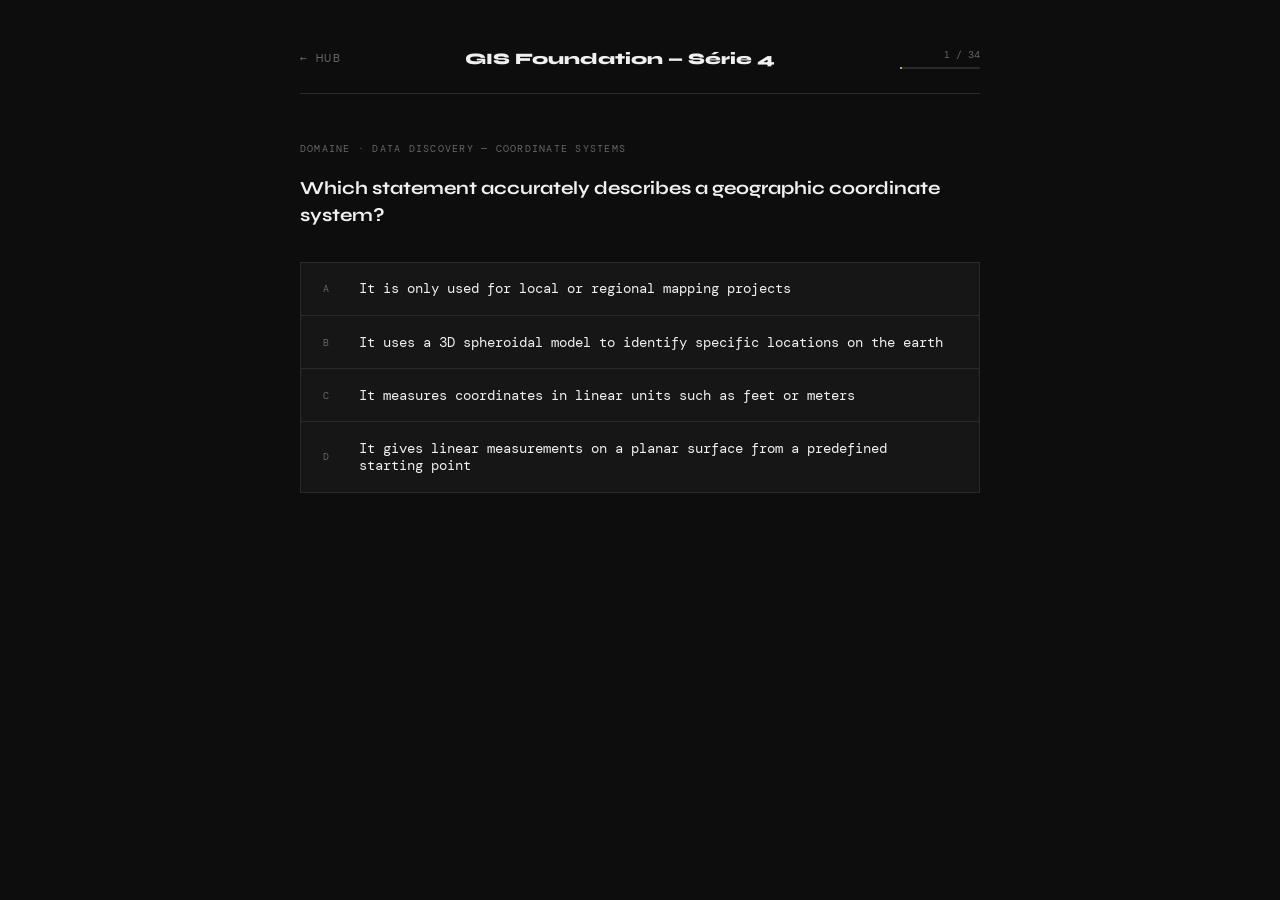
<file: gis4/index.html>
<!DOCTYPE html>
<html lang="fr">

<head>
  <meta charset="UTF-8">
  <meta name="viewport" content="width=device-width, initial-scale=1.0">
  <title>Quiz GIS — Série 4</title>
  <link href="https://fonts.googleapis.com/css2?family=Syne:wght@400;700;800&family=DM+Mono:wght@400;500&display=swap"
    rel="stylesheet">
  <style>
    *,
    *::before,
    *::after {
      box-sizing: border-box;
      margin: 0;
      padding: 0;
    }

    :root {
      --bg: #0d0d0d;
      --surface: #161616;
      --border: #2a2a2a;
      --accent: #c8f060;
      --accent-dim: rgba(200, 240, 96, 0.1);
      --text: #f0f0f0;
      --muted: #666;
      --wrong: #ff5f5f;
      --wrong-dim: rgba(255, 95, 95, 0.1);
    }

    body {
      background: var(--bg);
      color: var(--text);
      font-family: 'DM Mono', monospace;
      min-height: 100vh;
      padding: 3rem 2rem;
    }

    header {
      max-width: 680px;
      margin: 0 auto 3rem;
      display: flex;
      justify-content: space-between;
      align-items: center;
      border-bottom: 1px solid var(--border);
      padding-bottom: 1.5rem;
    }

    .back {
      font-size: 0.72rem;
      color: var(--muted);
      text-decoration: none;
      text-transform: uppercase;
      letter-spacing: 0.1em;
      transition: color 0.15s;
    }

    .back:hover {
      color: var(--accent);
    }

    .header-title {
      font-family: 'Syne', sans-serif;
      font-weight: 800;
      font-size: 1rem;
    }

    .progress-wrap {
      font-size: 0.65rem;
      color: var(--muted);
      text-align: right;
    }

    .progress-bar {
      height: 2px;
      background: var(--border);
      border-radius: 1px;
      margin-top: 0.4rem;
      width: 80px;
      margin-left: auto;
    }

    .progress-fill {
      height: 100%;
      background: var(--accent);
      border-radius: 1px;
      transition: width 0.3s ease;
    }

    main {
      max-width: 680px;
      margin: 0 auto;
    }

    .question-meta {
      font-size: 0.65rem;
      text-transform: uppercase;
      letter-spacing: 0.12em;
      color: var(--muted);
      margin-bottom: 1.2rem;
    }

    .question-text {
      font-family: 'Syne', sans-serif;
      font-weight: 700;
      font-size: 1.15rem;
      line-height: 1.5;
      margin-bottom: 2rem;
      color: var(--text);
    }

    .options {
      display: flex;
      flex-direction: column;
      gap: 1px;
      background: var(--border);
      border: 1px solid var(--border);
      margin-bottom: 2rem;
    }

    .option {
      background: var(--surface);
      padding: 1.1rem 1.4rem;
      display: flex;
      align-items: center;
      gap: 1rem;
      cursor: pointer;
      transition: background 0.12s;
      border: none;
      text-align: left;
      color: var(--text);
      font-family: 'DM Mono', monospace;
      font-size: 0.85rem;
      width: 100%;
    }

    .option:hover:not(:disabled) {
      background: #1e1e1e;
    }

    .option-letter {
      font-size: 0.65rem;
      color: var(--muted);
      min-width: 1.2rem;
      text-transform: uppercase;
    }

    .option.correct {
      background: var(--accent-dim);
      border-left: 2px solid var(--accent);
    }

    .option.correct .option-letter {
      color: var(--accent);
    }

    .option.wrong {
      background: var(--wrong-dim);
      border-left: 2px solid var(--wrong);
    }

    .option.wrong .option-letter {
      color: var(--wrong);
    }

    .option:disabled {
      cursor: default;
    }

    .explanation {
      font-size: 0.78rem;
      color: var(--muted);
      line-height: 1.6;
      padding: 1rem 1.2rem;
      border-left: 2px solid var(--border);
      margin-bottom: 2rem;
      display: none;
    }

    .explanation.visible {
      display: block;
    }

    .btn-next {
      background: var(--accent);
      color: #0d0d0d;
      border: none;
      padding: 0.85rem 2rem;
      font-family: 'Syne', sans-serif;
      font-weight: 700;
      font-size: 0.85rem;
      cursor: pointer;
      letter-spacing: 0.05em;
      display: none;
      transition: opacity 0.15s;
    }

    .btn-next:hover {
      opacity: 0.85;
    }

    .btn-next.visible {
      display: inline-block;
    }

    #result-screen {
      display: none;
      text-align: left;
    }

    .result-label {
      font-size: 0.65rem;
      text-transform: uppercase;
      letter-spacing: 0.15em;
      color: var(--muted);
      margin-bottom: 1rem;
    }

    .result-score {
      font-family: 'Syne', sans-serif;
      font-weight: 800;
      font-size: 4rem;
      color: var(--accent);
      line-height: 1;
      margin-bottom: 0.5rem;
    }

    .result-sub {
      font-size: 0.8rem;
      color: var(--muted);
      margin-bottom: 3rem;
    }

    .result-breakdown {
      background: var(--border);
      height: 1px;
      margin-bottom: 2rem;
    }

    .btn-retry {
      background: transparent;
      color: var(--accent);
      border: 1px solid var(--accent);
      padding: 0.85rem 2rem;
      font-family: 'Syne', sans-serif;
      font-weight: 700;
      font-size: 0.85rem;
      cursor: pointer;
      letter-spacing: 0.05em;
      transition: background 0.15s;
      margin-right: 1rem;
    }

    .btn-retry:hover {
      background: var(--accent-dim);
    }

    .btn-hub {
      font-size: 0.72rem;
      color: var(--muted);
      text-decoration: none;
      text-transform: uppercase;
      letter-spacing: 0.1em;
      transition: color 0.15s;
    }

    .btn-hub:hover {
      color: var(--text);
    }
  </style>
</head>

<body>
  <header>
    <a class="back" href="../">← Hub</a>
    <div class="header-title">GIS Foundation — Série 4</div>
    <div class="progress-wrap">
      <span id="progress-text">1 / 35</span>
      <div class="progress-bar">
        <div class="progress-fill" id="progress-fill" style="width:2.86%"></div>
      </div>
    </div>
  </header>
  <main>
    <div id="quiz-screen">
      <div class="question-meta" id="question-domain">Domaine · —</div>
      <div class="question-text" id="question-text"></div>
      <div class="options" id="options-list"></div>
      <div class="explanation" id="explanation"></div>
      <button class="btn-next" id="btn-next" onclick="nextQuestion()">Question suivante →</button>
    </div>
    <div id="result-screen">
      <div class="result-label">— Résultat final</div>
      <div class="result-score" id="result-score"></div>
      <div class="result-sub" id="result-sub"></div>
      <div class="result-breakdown"></div>
      <button class="btn-retry" onclick="restart()">Recommencer</button>
      <a class="btn-hub" href="../">← Retour au hub</a>
    </div>
  </main>
  <script>
    const questions = [

      // GEOGRAPHIC COORDINATE SYSTEMS
      {
        domain: "Data Discovery — Coordinate Systems",
        question: "Which statement accurately describes a geographic coordinate system?",
        options: [
          "It measures coordinates in linear units such as feet or meters",
          "It gives linear measurements on a planar surface from a predefined starting point",
          "It uses a 3D spheroidal model to identify specific locations on the earth",
          "It is only used for local or regional mapping projects"
        ],
        answer: 2,
        explanation: "A geographic coordinate system uses a 3D spheroidal model to identify specific locations on the earth. Its coordinates are based on latitude and longitude values — angular units, NOT linear units like meters. Linear units are for projected coordinate systems."
      },
      {
        domain: "Data Discovery — Coordinate Systems",
        question: "A geographic coordinate system is represented visually on a map by:",
        options: [
          "A grid of equal-area rectangles covering the map",
          "A graticule of intersecting parallels (latitude) and meridians (longitude)",
          "A series of contour lines showing elevation",
          "A network of roads and administrative boundaries"
        ],
        answer: 1,
        explanation: "A geographic coordinate system is represented by a graticule — the network of intersecting parallels (lines of latitude) and meridians (lines of longitude) visible on a globe or geographic map."
      },
      {
        domain: "Data Discovery — Coordinate Systems",
        question: "Why is a geographic coordinate system essential for GIS functionality?",
        options: [
          "It allows GIS to store coordinate values in the attribute table",
          "It identifies locations using linear measurements from a central point",
          "It converts raster data to vector format automatically",
          "It enables GIS to accurately display spatial data on a map and interpret coordinate values"
        ],
        answer: 3,
        explanation: "A geographic coordinate system is necessary for GIS to properly interpret coordinate values and accurately display spatial data on a map. Without it, GIS cannot correctly position features in space."
      },
      {
        domain: "Data Discovery — Coordinate Systems",
        question: "What is the main impact of using multiple geographic coordinate systems in a single GIS project?",
        options: [
          "It contributes to data misalignment between layers",
          "It helps improve overall data alignment",
          "It increases analysis accuracy automatically",
          "It allows more coordinate units to be used simultaneously"
        ],
        answer: 0,
        explanation: "Using multiple geographic coordinate systems in a GIS project contributes to data misalignment — features from different systems will not overlay correctly on the map, leading to spatial errors."
      },
      {
        domain: "Data Discovery — Coordinate Systems",
        question: "To create a map that compares global data from multiple countries, which type of spatial reference should be used?",
        options: [
          "Local datum",
          "Projected transformation",
          "Geographic transformation",
          "Earth-centered datum"
        ],
        answer: 3,
        explanation: "An Earth-centered datum (like WGS84) is the best choice for global data comparison because it models the entire Earth consistently. Local datums are optimized for specific regions and cause misalignment when combined with global data."
      },

      // PROJECTED COORDINATE SYSTEMS
      {
        domain: "Data Discovery — Coordinate Systems",
        question: "Which statement accurately describes a projected coordinate system?",
        options: [
          "It uses a 3D spheroidal model with latitude and longitude values",
          "It is represented by a graticule of parallels and meridians",
          "It gives linear measurements on a planar surface from a predefined starting point",
          "It cannot be used with raster data"
        ],
        answer: 2,
        explanation: "A projected coordinate system gives linear measurements (in meters, feet, etc.) on a planar (flat) surface from a predefined starting point. It is the 2D version of geographic data, flattened using a mathematical projection."
      },
      {
        domain: "Data Discovery — Coordinate Systems",
        question: "Which statement best describes the two types of coordinate systems used in GIS?",
        options: [
          "A geographic coordinate system converts locations to a flat map based on a projected system",
          "A projected coordinate system uses a 3D spheroidal model to identify locations on the earth's surface",
          "A geographic coordinate system uses a 3D spheroidal model; a projected coordinate system converts locations to a flat map",
          "Both systems use linear units — the difference is only in the scale"
        ],
        answer: 2,
        explanation: "A geographic coordinate system uses a 3D spheroidal model (latitude/longitude). A projected coordinate system mathematically converts those spheroidal locations to a flat 2D map using linear units like meters."
      },

      // PROJECTIONS & DISTORTIONS
      {
        domain: "Data Discovery — Projections",
        question: "Which statement correctly identifies a distortion introduced by map projections?",
        options: [
          "Projections preserve at minimum shape and area while distorting other properties",
          "Projections introduce distortions to at least two properties: shape, area, distance or direction",
          "Projections preserve at minimum two map properties simultaneously",
          "Projections only distort area, never shape or direction"
        ],
        answer: 1,
        explanation: "Projections always introduce distortions to at least two of the four spatial properties: shape, area, distance and direction. No projection can preserve all four simultaneously — that is why choosing the right projection for your purpose matters."
      },
      {
        domain: "Data Discovery — Projections",
        question: "You need to create a map to measure how much total land area is within a national park. Which spatial property must be preserved?",
        options: [
          "Direction",
          "Distance",
          "Shape",
          "Area"
        ],
        answer: 3,
        explanation: "To accurately measure land area, you must use an equal-area (area-preserving) projection. If area is distorted, your measurements will be incorrect. Shape, distance and direction are less critical for area calculations."
      },
      {
        domain: "Data Discovery — Projections",
        question: "Which three surfaces are developable surfaces used to create map projections?",
        options: [
          "Sphere, Ellipse, Cube",
          "Cylinder, Plane, Cone",
          "Cylinder, Sphere, Cone",
          "Ellipse, Plane, Cylinder"
        ],
        answer: 1,
        explanation: "The three developable surfaces used in map projections are: Cylinder (cylindrical projections like Mercator), Cone (conic projections like Lambert) and Plane (planar/azimuthal projections). A sphere and ellipse are not developable surfaces — they cannot be unrolled flat."
      },
      {
        domain: "Data Discovery — Projections",
        question: "You need a map of the world for a general presentation that has minimal distortion overall but does not perfectly preserve any single spatial property. Which projection type should you use?",
        options: [
          "Conformal",
          "Azimuthal",
          "Gnomonic",
          "Compromise"
        ],
        answer: 3,
        explanation: "A compromise projection does not perfectly preserve any of the four spatial properties but minimizes overall distortion. It produces a visually pleasing result for general world maps — examples include Robinson and Winkel Tripel projections."
      },

      // PROJECTION TYPES TABLE
      {
        domain: "Data Discovery — Projections",
        question: "Which projection type should you use to accurately calculate the size of a geographic feature such as a national park?",
        options: [
          "Equal Area",
          "Conformal",
          "Gnomonic",
          "Azimuthal"
        ],
        answer: 0,
        explanation: "Equal Area projections preserve the surface area of features. They are the correct choice whenever accurate area measurements are required — like calculating the total area of a park, country or forest."
      },
      {
        domain: "Data Discovery — Projections",
        question: "A meteorologist needs to create a topographic map that preserves the shapes of local features and angles. Which projection type should be used?",
        options: [
          "Equidistant",
          "Equal Area",
          "Azimuthal",
          "Conformal"
        ],
        answer: 3,
        explanation: "Conformal projections preserve local shapes and angles. They are used for topographic maps, weather maps and navigation charts where accurate representation of local shape is critical."
      },
      {
        domain: "Data Discovery — Projections",
        question: "A logistics company needs to calculate delivery routes from a central warehouse. Which projection type best preserves the distances needed for this analysis?",
        options: [
          "Compromise",
          "Conformal",
          "Equidistant",
          "Equal Area"
        ],
        answer: 2,
        explanation: "Equidistant projections preserve distances from one or two specific points. They are ideal for route calculation and distance measurement from a central location — like a warehouse dispatching deliveries."
      },
      {
        domain: "Data Discovery — Projections",
        question: "An aeronautical navigator needs a projection where all straight lines represent the shortest path between two points. Which projection should be used?",
        options: [
          "Gnomonic",
          "Equal Area",
          "Compromise",
          "Conformal"
        ],
        answer: 0,
        explanation: "Gnomonic projections have the unique property that all straight lines on the map represent great circles — the shortest paths between two points on the globe. This makes them ideal for precision navigation."
      },
      {
        domain: "Data Discovery — Projections",
        question: "Which projection type preserves directions from a central point and is used for aeronautical navigation?",
        options: [
          "Equidistant",
          "Conformal",
          "Equal Area",
          "Azimuthal"
        ],
        answer: 3,
        explanation: "Azimuthal projections preserve directions from a central point. They are used in aeronautical navigation where knowing the correct bearing from a reference point is critical."
      },

      // ARCGIS PRO INTERFACE
      {
        domain: "Data Discovery — ArcGIS Pro",
        question: "Which element of the ArcGIS Pro user interface displays the contents of the active view?",
        options: [
          "Ribbon",
          "Catalog pane",
          "View",
          "Contents pane"
        ],
        answer: 3,
        explanation: "The Contents pane in ArcGIS Pro displays the layers and elements of the currently active view — the map, scene or layout. It is the primary way to manage layer visibility, order and properties."
      },
      {
        domain: "Data Discovery — ArcGIS Pro",
        question: "Which two items can be stored in an ArcGIS Pro project for later use?",
        options: [
          "Scripts and data frames",
          "Maps and layouts",
          "Python notebooks and batch scripts",
          "Attribute tables and toolboxes only"
        ],
        answer: 1,
        explanation: "An ArcGIS Pro project (.aprx) stores maps (geographic views with layers) and layouts (page compositions for printing). These are the primary project items alongside connections to data sources and toolboxes."
      },
      {
        domain: "Data Discovery — ArcGIS Pro",
        question: "Which best describes how to share a web layer from ArcGIS Pro?",
        options: [
          "Save the layer as a layer package on disk",
          "Export the layer as a shapefile then upload it",
          "Use the Publishing tab to share the layer",
          "Right-click the layer in the Contents pane and choose Share"
        ],
        answer: 2,
        explanation: "In ArcGIS Pro, the correct workflow for sharing a web layer is to use the Publishing tab (Share tab → Web Layer). This publishes the layer directly to ArcGIS Online or an Enterprise portal."
      },
      {
        domain: "Data Discovery — ArcGIS Pro",
        question: "You want to zoom the map view so that all features of a specific layer are visible. What is the best approach in ArcGIS Pro?",
        options: [
          "Use the Explore tool to pan manually to the features",
          "Use your mouse wheel to scroll until features appear",
          "In the Contents pane, right-click the layer and choose Zoom To Layer",
          "Double-click the layer name in the Contents pane"
        ],
        answer: 2,
        explanation: "Right-clicking a layer in the Contents pane and choosing 'Zoom To Layer' is the most reliable way to zoom the view to the full extent of that layer's features in ArcGIS Pro."
      },

      // ATTRIBUTE QUERIES
      {
        domain: "Processing & Analysis — Attribute Queries",
        question: "In the attribute query 'Population Is Greater Than 500,000', what component of the query is 'Population'?",
        options: [
          "Attribute value",
          "Operator",
          "Data type",
          "Attribute field"
        ],
        answer: 3,
        explanation: "In an attribute query, the structure is: [Attribute field] [Operator] [Attribute value]. 'Population' is the attribute field (the column name in the table). 'Is Greater Than' is the operator. '500,000' is the attribute value."
      },
      {
        domain: "Processing & Analysis — Attribute Queries",
        question: "Which attribute query will select all parcels with an area smaller than 800 square meters?",
        options: [
          "Area Is Equal To 800",
          "Area Is Less Than Or Equal To 800",
          "Area Is Less Than 800",
          "Area Is Below Average 800"
        ],
        answer: 2,
        explanation: "'Smaller than 800' means strictly less than — it excludes 800 exactly. The correct query is 'Area Is Less Than 800'. 'Less Than Or Equal To 800' would also include parcels of exactly 800 square meters."
      },
      {
        domain: "Processing & Analysis — Attribute Queries",
        question: "A retail analyst wants to find all credit card transactions with a sale amount of at least $500. Which query is correct?",
        options: [
          "PymtType Is Equal To Credit AND SaleAmount Is Greater Than Or Equal To 500",
          "PymtType Is Equal To Cash AND SaleAmount Is Greater Than 499",
          "PymtType Is Not Equal To Cash AND SaleAmount Is Less Than Or Equal To 500",
          "PymtType Is Equal To Credit AND SaleAmount Is Less Than 499"
        ],
        answer: 0,
        explanation: "The query needs two conditions: payment type must be 'Credit' AND sale amount must be at least $500 (Greater Than Or Equal To 500). The AND operator requires both conditions to be true simultaneously."
      },
      {
        domain: "Processing & Analysis — Attribute Queries",
        question: "A priority field in a warranty system contains values: High, Medium or Low. Which data type is associated with this field?",
        options: [
          "Double",
          "Object identifier",
          "Number",
          "Text"
        ],
        answer: 3,
        explanation: "The values High, Medium and Low are words (strings), not numbers. Any field storing text values — even if they represent categories or rankings — uses the Text data type. Number/Double are for numeric values."
      },
      {
        domain: "Processing & Analysis — Attribute Queries",
        question: "Looking at a parks attribute table with columns: Object ID, Park name, Management contact, Daily operating hours, Location, Description — which fields represent feature attributes related to the parks?",
        options: [
          "Object ID, park name, management contact, daily operating hours, location",
          "Park name, daily operating hours, location, description",
          "Park name, management contact, daily operating hours, location",
          "All fields including Object ID are feature attributes"
        ],
        answer: 1,
        explanation: "Feature attributes describe characteristics of the park itself: its name, operating hours, location and description. Object ID is a system-generated identifier, not a descriptive attribute. Management contact is also a valid attribute — but the correct answer per the course is park name, daily operating hours, location and description."
      },

      // LABELING — SETTINGS
      {
        domain: "Mapping & Visualization — Labeling",
        question: "Which label setting only allows changes to how a label appears, not how it is placed on the map?",
        options: [
          "Weights",
          "Effects",
          "Classes",
          "Scale settings"
        ],
        answer: 1,
        explanation: "The Effects setting adds visual effects to labels — shadows, halos, callouts — that only change how the label looks, not where it is placed. Settings like Position, Classes and Weights all influence label placement."
      },
      {
        domain: "Mapping & Visualization — Labeling",
        question: "For which two feature types should you use sans-serif fonts when labeling a map?",
        options: [
          "Rivers and lakes",
          "Roads and cities",
          "Mountain ranges and rivers",
          "Cities and lakes"
        ],
        answer: 1,
        explanation: "According to cartographic conventions, sans-serif fonts are used for roads and cities (man-made features). Serif or italic fonts are typically used for natural features like rivers, lakes and mountain ranges."
      },
      {
        domain: "Mapping & Visualization — Labeling",
        question: "What is one label property you cannot customize using the Standard Label Engine in ArcGIS Pro?",
        options: [
          "Size",
          "Minimum and maximum scales",
          "Halos",
          "Stacking"
        ],
        answer: 3,
        explanation: "Stacking (placing words above each other to save space) is a fitting strategy tool available only in the Maplex Label Engine — the default and more advanced engine. The Standard Label Engine does not support stacking."
      },
      {
        domain: "Mapping & Visualization — Labeling",
        question: "Which labeling engine is set as the default in ArcGIS Pro and provides additional fitting strategy tools?",
        options: [
          "Standard Label Engine",
          "Maplex Label Engine",
          "ArcMap Label Engine",
          "Dynamic Label Engine"
        ],
        answer: 1,
        explanation: "The Maplex Label Engine is the default in ArcGIS Pro. It offers all Standard Label Engine tools (position, conflict resolution) plus additional fitting strategy tools like Stack, Overrun and Abbreviate."
      },
      {
        domain: "Mapping & Visualization — Labeling",
        question: "Which label placement guideline is correct for area features?",
        options: [
          "Labels should always be placed outside the polygon boundary",
          "There is no preferred placement as long as the label is near the feature",
          "Labels should appear within the feature when possible, even if words must be stacked",
          "Labels should follow the outline of the polygon boundary"
        ],
        answer: 2,
        explanation: "For area (polygon) features, labels should appear within the feature whenever possible — even if the words need to be stacked vertically to fit. This clearly associates the label with the feature it describes."
      },
      {
        domain: "Mapping & Visualization — Labeling",
        question: "What is the difference between conflict resolution tools and fitting strategy tools in ArcGIS Pro labeling?",
        options: [
          "Conflict resolution fits labels into tight spaces; fitting strategy removes duplicate labels",
          "Conflict resolution only applies to line features; fitting strategy applies to all feature types",
          "They are identical tools with different names in different label engines",
          "Conflict resolution prevents labels from blocking other labels; fitting strategy changes the space labels occupy to ensure they get placed"
        ],
        answer: 3,
        explanation: "Conflict resolution reduces conflicts by removing or prioritizing labels that would overlap. Fitting strategy (Maplex only) changes how labels are physically shaped — stacking, abbreviating, overrunning boundaries — to make them fit without being removed."
      },
      {
        domain: "Mapping & Visualization — Labeling",
        question: "Which four map features are known to have typical or standard label properties?",
        options: [
          "Streets, stores, light rail lines, cities",
          "Rivers, lakes, stores, mountain ranges",
          "Streets or roads, rivers, cities or towns, mountain ranges",
          "Roads, rivers, lakes, light rail lines"
        ],
        answer: 2,
        explanation: "The four features with well-established standard label properties are: streets or roads, rivers, cities or towns and mountain ranges. Each has specific font type, size, placement and style conventions in cartographic practice."
      },

      // SPATIAL ANALYSIS
      {
        domain: "Processing & Analysis — Spatial Analysis",
        question: "Which two statements best describe spatial analysis?",
        options: [
          "Spatial analysis is a collection of GIS tools used exclusively in ArcGIS Pro",
          "Spatial analysis uses data to solve problems and make decisions, and examines spatial data to understand the world",
          "Spatial analysis is the act of visualizing spatial data on a map",
          "Spatial analysis is only applicable to vector datasets, not raster"
        ],
        answer: 1,
        explanation: "Spatial analysis uses data to solve real-world problems and make decisions. It also encompasses examining spatial data to understand patterns, relationships and phenomena in the world. It is not limited to a specific software or data type."
      },
      {
        domain: "Processing & Analysis — Spatial Analysis",
        question: "Which of the following is a benefit of performing spatial analysis?",
        options: [
          "Decreases productivity and increases operational costs",
          "Reduces competitive advantage for organizations",
          "Protects citizens, increases revenue and improves customer service",
          "Limits access to geographic data for non-specialists"
        ],
        answer: 2,
        explanation: "Spatial analysis benefits include protecting citizens (better emergency response, risk mapping), increasing revenue (optimizing business locations, routes) and improving customer service (faster delivery, better resource allocation)."
      }
    ];

    let current = 0;
    let score = 0;
    let answered = false;
    let shuffledAnswer = 0;

    function shuffle(arr) {
      for (let i = arr.length - 1; i > 0; i--) {
        const j = Math.floor(Math.random() * (i + 1));
        [arr[i], arr[j]] = [arr[j], arr[i]];
      }
      return arr;
    }

    function loadQuestion() {
      const q = questions[current];
      answered = false;
      document.getElementById('question-domain').textContent = `Domaine · ${q.domain}`;
      document.getElementById('question-text').textContent = q.question;
      const indices = shuffle([0, 1, 2, 3]);
      shuffledAnswer = indices.indexOf(q.answer);
      const letters = ['A', 'B', 'C', 'D'];
      const list = document.getElementById('options-list');
      list.innerHTML = '';
      indices.forEach((origIdx, displayIdx) => {
        const btn = document.createElement('button');
        btn.className = 'option';
        btn.innerHTML = `<span class="option-letter">${letters[displayIdx]}</span><span>${q.options[origIdx]}</span>`;
        btn.onclick = () => selectAnswer(displayIdx);
        list.appendChild(btn);
      });
      const expl = document.getElementById('explanation');
      expl.textContent = '';
      expl.classList.remove('visible');
      const next = document.getElementById('btn-next');
      next.classList.remove('visible');
      next.textContent = current === questions.length - 1 ? 'Voir les résultats →' : 'Question suivante →';
      const pct = ((current + 1) / questions.length) * 100;
      document.getElementById('progress-text').textContent = `${current + 1} / ${questions.length}`;
      document.getElementById('progress-fill').style.width = pct + '%';
    }

    function selectAnswer(index) {
      if (answered) return;
      answered = true;
      const q = questions[current];
      const options = document.querySelectorAll('.option');
      options.forEach(btn => btn.disabled = true);
      options[shuffledAnswer].classList.add('correct');
      if (index === shuffledAnswer) { score++; } else { options[index].classList.add('wrong'); }
      const expl = document.getElementById('explanation');
      expl.textContent = q.explanation;
      expl.classList.add('visible');
      document.getElementById('btn-next').classList.add('visible');
    }

    function nextQuestion() {
      current++;
      if (current < questions.length) { loadQuestion(); } else { showResult(); }
    }

    function showResult() {
      document.getElementById('quiz-screen').style.display = 'none';
      const rs = document.getElementById('result-screen');
      rs.style.display = 'block';
      const pct = Math.round((score / questions.length) * 100);
      document.getElementById('result-score').textContent = `${score}/${questions.length}`;
      document.getElementById('result-sub').textContent =
        pct >= 80 ? `${pct}% — Excellent, tu maîtrises le sujet.` :
          pct >= 60 ? `${pct}% — Bien, encore quelques lacunes.` :
            `${pct}% — À retravailler avant l'exam.`;
    }

    function restart() {
      current = 0; score = 0;
      document.getElementById('result-screen').style.display = 'none';
      document.getElementById('quiz-screen').style.display = 'block';
      loadQuestion();
    }

    loadQuestion();
  </script>
</body>

</html>
</file>
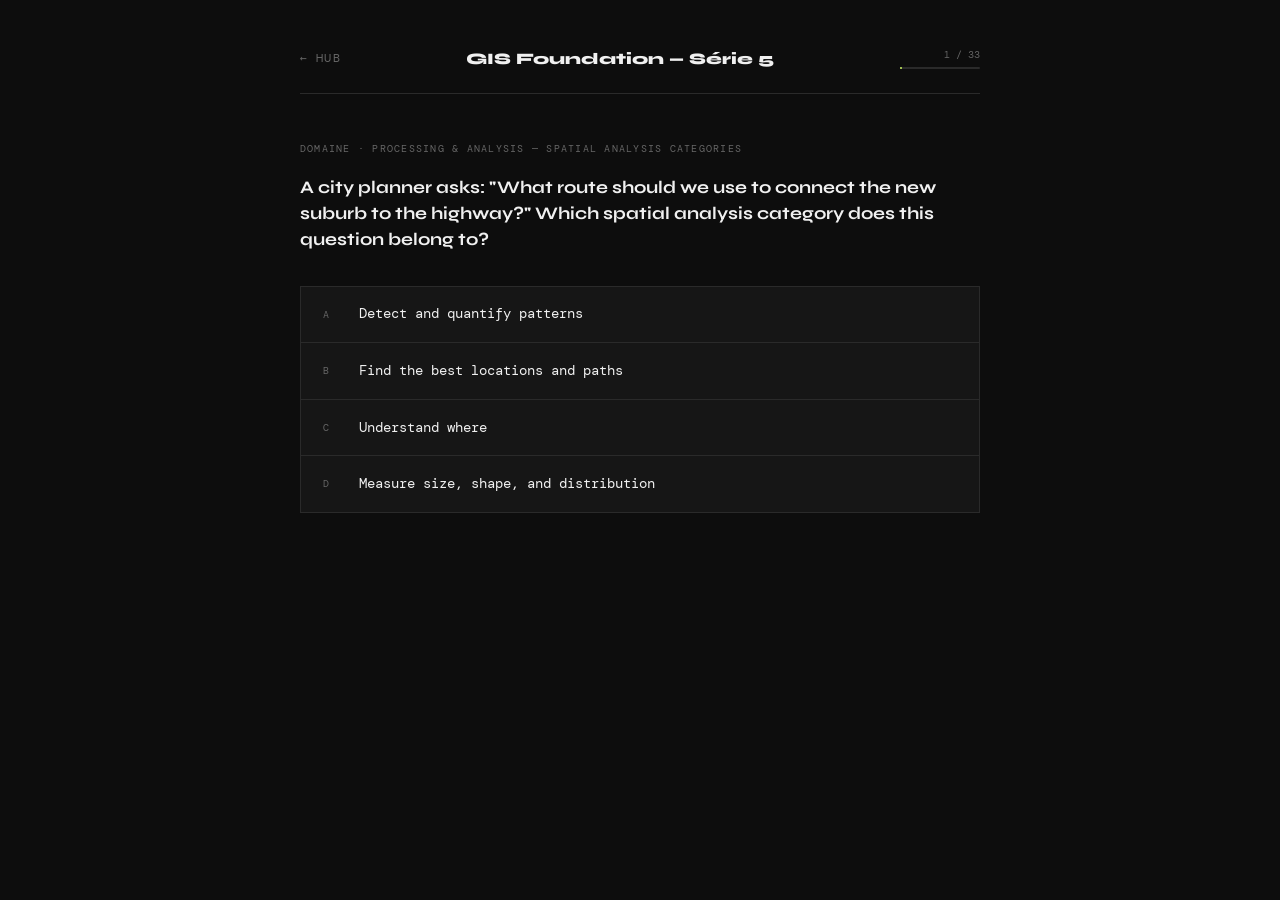
<file: gis5/index.html>
<!DOCTYPE html>
<html lang="fr">

<head>
  <meta charset="UTF-8">
  <meta name="viewport" content="width=device-width, initial-scale=1.0">
  <title>Quiz GIS — Série 5</title>
  <link href="https://fonts.googleapis.com/css2?family=Syne:wght@400;700;800&family=DM+Mono:wght@400;500&display=swap"
    rel="stylesheet">
  <style>
    *,
    *::before,
    *::after {
      box-sizing: border-box;
      margin: 0;
      padding: 0;
    }

    :root {
      --bg: #0d0d0d;
      --surface: #161616;
      --border: #2a2a2a;
      --accent: #c8f060;
      --accent-dim: rgba(200, 240, 96, 0.1);
      --text: #f0f0f0;
      --muted: #666;
      --wrong: #ff5f5f;
      --wrong-dim: rgba(255, 95, 95, 0.1);
    }

    body {
      background: var(--bg);
      color: var(--text);
      font-family: 'DM Mono', monospace;
      min-height: 100vh;
      padding: 3rem 2rem;
    }

    header {
      max-width: 680px;
      margin: 0 auto 3rem;
      display: flex;
      justify-content: space-between;
      align-items: center;
      border-bottom: 1px solid var(--border);
      padding-bottom: 1.5rem;
    }

    .back {
      font-size: 0.72rem;
      color: var(--muted);
      text-decoration: none;
      text-transform: uppercase;
      letter-spacing: 0.1em;
      transition: color 0.15s;
    }

    .back:hover {
      color: var(--accent);
    }

    .header-title {
      font-family: 'Syne', sans-serif;
      font-weight: 800;
      font-size: 1rem;
    }

    .progress-wrap {
      font-size: 0.65rem;
      color: var(--muted);
      text-align: right;
    }

    .progress-bar {
      height: 2px;
      background: var(--border);
      border-radius: 1px;
      margin-top: 0.4rem;
      width: 80px;
      margin-left: auto;
    }

    .progress-fill {
      height: 100%;
      background: var(--accent);
      border-radius: 1px;
      transition: width 0.3s ease;
    }

    main {
      max-width: 680px;
      margin: 0 auto;
    }

    .question-meta {
      font-size: 0.65rem;
      text-transform: uppercase;
      letter-spacing: 0.12em;
      color: var(--muted);
      margin-bottom: 1.2rem;
    }

    .question-text {
      font-family: 'Syne', sans-serif;
      font-weight: 700;
      font-size: 1.1rem;
      line-height: 1.5;
      margin-bottom: 2rem;
      color: var(--text);
    }

    .options {
      display: flex;
      flex-direction: column;
      gap: 1px;
      background: var(--border);
      border: 1px solid var(--border);
      margin-bottom: 2rem;
    }

    .option {
      background: var(--surface);
      padding: 1.1rem 1.4rem;
      display: flex;
      align-items: flex-start;
      gap: 1rem;
      cursor: pointer;
      transition: background 0.12s;
      border: none;
      text-align: left;
      color: var(--text);
      font-family: 'DM Mono', monospace;
      font-size: 0.85rem;
      width: 100%;
      line-height: 1.5;
    }

    .option:hover:not(:disabled) {
      background: #1e1e1e;
    }

    .option-letter {
      font-size: 0.65rem;
      color: var(--muted);
      min-width: 1.2rem;
      text-transform: uppercase;
      padding-top: 0.15rem;
    }

    .option.correct {
      background: var(--accent-dim);
      border-left: 2px solid var(--accent);
    }

    .option.correct .option-letter {
      color: var(--accent);
    }

    .option.wrong {
      background: var(--wrong-dim);
      border-left: 2px solid var(--wrong);
    }

    .option.wrong .option-letter {
      color: var(--wrong);
    }

    .option:disabled {
      cursor: default;
    }

    .explanation {
      font-size: 0.78rem;
      color: var(--muted);
      line-height: 1.6;
      padding: 1rem 1.2rem;
      border-left: 2px solid var(--border);
      margin-bottom: 2rem;
      display: none;
    }

    .explanation.visible {
      display: block;
    }

    .btn-next {
      background: var(--accent);
      color: #0d0d0d;
      border: none;
      padding: 0.85rem 2rem;
      font-family: 'Syne', sans-serif;
      font-weight: 700;
      font-size: 0.85rem;
      cursor: pointer;
      letter-spacing: 0.05em;
      display: none;
      transition: opacity 0.15s;
    }

    .btn-next:hover {
      opacity: 0.85;
    }

    .btn-next.visible {
      display: inline-block;
    }

    #result-screen {
      display: none;
    }

    .result-label {
      font-size: 0.65rem;
      text-transform: uppercase;
      letter-spacing: 0.15em;
      color: var(--muted);
      margin-bottom: 1rem;
    }

    .result-score {
      font-family: 'Syne', sans-serif;
      font-weight: 800;
      font-size: 4rem;
      color: var(--accent);
      line-height: 1;
      margin-bottom: 0.5rem;
    }

    .result-sub {
      font-size: 0.8rem;
      color: var(--muted);
      margin-bottom: 3rem;
    }

    .result-breakdown {
      background: var(--border);
      height: 1px;
      margin-bottom: 2rem;
    }

    .btn-retry {
      background: transparent;
      color: var(--accent);
      border: 1px solid var(--accent);
      padding: 0.85rem 2rem;
      font-family: 'Syne', sans-serif;
      font-weight: 700;
      font-size: 0.85rem;
      cursor: pointer;
      letter-spacing: 0.05em;
      transition: background 0.15s;
      margin-right: 1rem;
    }

    .btn-retry:hover {
      background: var(--accent-dim);
    }

    .btn-hub {
      font-size: 0.72rem;
      color: var(--muted);
      text-decoration: none;
      text-transform: uppercase;
      letter-spacing: 0.1em;
      transition: color 0.15s;
    }

    .btn-hub:hover {
      color: var(--text);
    }
  </style>
</head>

<body>
  <header>
    <a class="back" href="../">← Hub</a>
    <div class="header-title">GIS Foundation — Série 5</div>
    <div class="progress-wrap">
      <span id="progress-text">1 / 35</span>
      <div class="progress-bar">
        <div class="progress-fill" id="progress-fill" style="width:2.86%"></div>
      </div>
    </div>
  </header>
  <main>
    <div id="quiz-screen">
      <div class="question-meta" id="question-domain">Domaine · —</div>
      <div class="question-text" id="question-text"></div>
      <div class="options" id="options-list"></div>
      <div class="explanation" id="explanation"></div>
      <button class="btn-next" id="btn-next" onclick="nextQuestion()">Question suivante →</button>
    </div>
    <div id="result-screen">
      <div class="result-label">— Résultat final</div>
      <div class="result-score" id="result-score"></div>
      <div class="result-sub" id="result-sub"></div>
      <div class="result-breakdown"></div>
      <button class="btn-retry" onclick="restart()">Recommencer</button>
      <a class="btn-hub" href="../">← Retour au hub</a>
    </div>
  </main>
  <script>
    const questions = [

      // ── SPATIAL ANALYSIS CATEGORIES ──────────────────────────────────────────
      {
        domain: "Processing & Analysis — Spatial Analysis Categories",
        question: "A city planner asks: \"What route should we use to connect the new suburb to the highway?\" Which spatial analysis category does this question belong to?",
        options: [
          "Understand where",
          "Detect and quantify patterns",
          "Find the best locations and paths",
          "Measure size, shape, and distribution"
        ],
        answer: 2,
        explanation: "\"Find the best locations and paths\" covers questions about the optimal route to travel or the best location for a new facility. Finding a route between two places is a classic example of this category."
      },
      {
        domain: "Processing & Analysis — Spatial Analysis Categories",
        question: "An epidemiologist asks: \"How will this disease spread geographically over the next 6 months?\" Which spatial analysis category applies?",
        options: [
          "Understand where",
          "Make predictions",
          "Detect and quantify patterns",
          "Determine how places are related"
        ],
        answer: 1,
        explanation: "\"Make predictions\" covers questions about how things may appear in the future — including how a disease or fire danger will spread across space. This category is forward-looking and temporal."
      },
      {
        domain: "Processing & Analysis — Spatial Analysis Categories",
        question: "You are studying bald eagle nesting locations in Alaska and ask: \"What is the extent of the habitat and where are nests most concentrated?\" Which category best applies?",
        options: [
          "Making predictions",
          "Finding the best locations and paths",
          "Determining how places are related",
          "Measuring size, shape, and distribution"
        ],
        answer: 3,
        explanation: "Describing the extent of a habitat (geometry) and the concentration (distribution) of nests falls under \"Measure size, shape, and distribution\" — which covers area, perimeter, and the spatial distribution of objects."
      },
      {
        domain: "Processing & Analysis — Spatial Analysis Categories",
        question: "A retail analyst needs to determine which competitor stores are within 5 km of a new store and how their service areas overlap. Which category best describes this analysis?",
        options: [
          "Understand where",
          "Make predictions",
          "Determine how places are related",
          "Detect and quantify patterns"
        ],
        answer: 2,
        explanation: "\"Determine how places are related\" involves quantifying spatial relationships — what is near, within, or overlapping other features in space and time. Proximity and overlap analysis between stores is a direct example."
      },
      {
        domain: "Processing & Analysis — Spatial Analysis Categories",
        question: "A crime analyst detects an unusual clustering of incidents in the northeast quadrant of the city. Which spatial analysis category does this represent?",
        options: [
          "Understand where",
          "Make predictions",
          "Find the best locations and paths",
          "Detect and quantify patterns"
        ],
        answer: 3,
        explanation: "\"Detect and quantify patterns\" involves finding hot spots, clusters, or outliers in data and determining how those patterns change over time. Identifying a crime cluster is a classic pattern detection task."
      },
      {
        domain: "Processing & Analysis — Spatial Analysis Categories",
        question: "Which four of the following are part of the six official categories of spatial analysis?",
        options: [
          "Isolating the issues / Calculating values / Changing perspective / Understand where",
          "Understanding where / Making predictions / Measuring size, shape, and distribution / Finding the best locations and paths",
          "Calculating values / Isolating the issues / Make predictions / Determine how places are related",
          "Changing perspective / Understand where / Detect patterns / Isolating the issues"
        ],
        answer: 1,
        explanation: "The six official spatial analysis categories are: Understand where, Measure size/shape/distribution, Determine how places are related, Find the best locations and paths, Detect and quantify patterns, and Make predictions. The distractors (Isolating issues, Calculating values, Changing perspective) are not part of this framework."
      },

      // ── SPATIAL ANALYSIS WORKFLOW ─────────────────────────────────────────────
      {
        domain: "Processing & Analysis — Analysis Workflow",
        question: "What is the correct order of the spatial analysis workflow steps?",
        options: [
          "Explore data → Ask questions → Analyze → Present results → Interpret → Repeat → Decide",
          "Ask questions → Explore and prepare data → Analyze and model → Interpret results → Repeat or modify → Present results → Make decisions",
          "Make decisions → Ask questions → Explore data → Analyze → Interpret → Present → Repeat",
          "Ask questions → Analyze → Interpret → Explore data → Present → Repeat → Decide"
        ],
        answer: 1,
        explanation: "The correct 7-step spatial analysis workflow is: (1) Ask questions → (2) Explore and prepare data → (3) Analyze and model → (4) Interpret results → (5) Repeat or modify → (6) Present results → (7) Make decisions."
      },
      {
        domain: "Processing & Analysis — Analysis Workflow",
        question: "During the 'Explore and prepare data' step of the spatial analysis workflow, which action is performed?",
        options: [
          "Showing results to stakeholders",
          "Using results to take action and make decisions",
          "Clipping data to the study area and examining data quality",
          "Breaking the problem into smaller components that can be modeled"
        ],
        answer: 2,
        explanation: "During 'Explore and prepare data', you choose data based on your questions, examine it for quality and completeness, and prepare it — for example by clipping it to the study area or editing features and attributes."
      },
      {
        domain: "Processing & Analysis — Analysis Workflow",
        question: "After analyzing data, an analyst discovers that cargo port proximity was overlooked and must be included. Which step of the workflow should the analyst perform next?",
        options: [
          "Make a decision and choose the best location",
          "Present results to company leadership",
          "Interpret results and produce a recommendations report",
          "Repeat and refine the analysis workflow using the additional data"
        ],
        answer: 3,
        explanation: "When new information reveals gaps in the analysis, the correct workflow step is 'Repeat or modify' — refining the workflow to include the new variable (cargo port proximity) before interpreting and presenting results."
      },
      {
        domain: "Processing & Analysis — Analysis Workflow",
        question: "A pharmaceutical company runs geoprocessing tools to find locations where evening traffic flow allows easy right-hand turns into a parking lot. Which workflow step is this?",
        options: [
          "Ask questions",
          "Interpret results",
          "Analyze and model",
          "Explore and prepare data"
        ],
        answer: 2,
        explanation: "Running spatial tools to quantify and evaluate spatial questions — like traffic flow and accessibility — is the 'Analyze and model' step. This is where you break the problem into components and run geoprocessing tools."
      },
      {
        domain: "Processing & Analysis — Analysis Workflow",
        question: "In which two scenarios would applying the full spatial analysis workflow be most appropriate?",
        options: [
          "Updating parcel maps due to new construction / Producing a map of client visit locations",
          "Evaluating bus route efficiency / Identifying where an infectious disease is spreading",
          "Creating a basemap / Uploading a CSV file to ArcGIS Online",
          "Labeling features on a map / Changing a layer's symbology"
        ],
        answer: 1,
        explanation: "The spatial analysis workflow is most appropriate for complex analytical problems: evaluating bus route efficiency (spatial optimization) and tracking disease spread (pattern detection + prediction) both require the full structured workflow. Simple mapping or data updates do not."
      },

      // ── SELECT BY LOCATION ────────────────────────────────────────────────────
      {
        domain: "Processing & Analysis — Spatial Selection",
        question: "Which ArcGIS Pro tool should you use to select point features that are within a given distance from a single point feature?",
        options: [
          "Select Layer By Attribute",
          "Measure Distance",
          "Measure Area",
          "Select Layer By Location"
        ],
        answer: 3,
        explanation: "Select Layer By Location selects features based on their spatial relationship to other features — including features within a specified distance. Select By Attribute uses field values, not spatial position."
      },

      // ── EDITING FEATURES — TEMPLATES ──────────────────────────────────────────
      {
        domain: "Processing & Analysis — Editing Features",
        question: "Which statement best explains the editing capabilities of ArcGIS Pro?",
        options: [
          "ArcGIS Pro allows you to create new features only and does not allow modification or deletion",
          "ArcGIS Pro allows you to edit only attribute information, not geometry",
          "ArcGIS Pro allows you to work with features from enterprise geodatabases only",
          "ArcGIS Pro allows you to edit both the geometry and attribute information of various features"
        ],
        answer: 3,
        explanation: "ArcGIS Pro provides full feature editing capabilities — you can create, modify (geometry and attributes) and delete features. It is not limited to enterprise geodatabases or to attributes only."
      },
      {
        domain: "Processing & Analysis — Editing Features",
        question: "In ArcGIS Pro, every editable feature layer automatically has a feature template created when the layer is added to a map. Which statement about feature templates is true?",
        options: [
          "Feature templates can only be created manually — none are created automatically",
          "You can override the layer specified in a feature template but not the attributes",
          "You can override the attributes or tools in a template but not the layer",
          "Each layer can only have one feature template at a time"
        ],
        answer: 2,
        explanation: "Feature templates control three default settings: layer, attributes and default tool. You can override the attributes and tools when creating a feature, but you cannot change the layer — the layer is fixed. However, you can create multiple templates per layer."
      },
      {
        domain: "Processing & Analysis — Editing Features",
        question: "Which two default settings are controlled by an editing template in ArcGIS Pro?",
        options: [
          "The sharing settings and snapping tolerance of the feature",
          "The attributes that the feature will have and the layer where it will be stored",
          "The coordinate system and spatial resolution of the feature",
          "The label style and symbol color of the feature"
        ],
        answer: 1,
        explanation: "The three default settings controlled by an editing template are: (1) the layer where the feature will be stored, (2) the attributes the feature will have, and (3) the default tool used to create the feature. Sharing settings and snapping tolerance are not template-controlled."
      },
      {
        domain: "Processing & Analysis — Editing Features",
        question: "A GIS analyst needs to create multiple building footprint templates with different building types (residential, commercial, industrial). How should this be configured in ArcGIS Pro?",
        options: [
          "Create separate feature layers for each building type",
          "Use a single template and change the attributes manually each time",
          "Create several feature templates for the same layer, each configured with unique attribute values identifying the building type",
          "Use group templates that span multiple layers automatically"
        ],
        answer: 2,
        explanation: "You can create multiple feature templates for a single layer, each pre-configured with different default attribute values. This way, creating a residential vs. commercial building is as simple as selecting the appropriate template — no manual attribute changes needed each time."
      },
      {
        domain: "Processing & Analysis — Editing Features",
        question: "Before creating features in ArcGIS Pro, what should the analyst consider first?",
        options: [
          "The default tool specified in the template",
          "The snapping tolerance specified in the templates",
          "The scale at which the feature will be displayed",
          "The attributes that the feature will have"
        ],
        answer: 2,
        explanation: "Before creating features, the analyst should consider the scale at which the feature will be displayed — this determines the level of detail needed for the geometry and ensures the feature is appropriate for its intended use."
      },
      {
        domain: "Processing & Analysis — Editing Features",
        question: "What is the correct order for modifying existing features in ArcGIS Pro?",
        options: [
          "Choose a template → Confirm editable → Modify features → Edit attributes → Save",
          "Edit attributes → Confirm editable → Choose template → Modify features → Save",
          "Confirm that the feature is editable → Choose a template → Modify features → Edit attributes → Save or discard",
          "Modify features → Confirm editable → Edit attributes → Choose template → Save"
        ],
        answer: 2,
        explanation: "The recommended order for modifying existing features is: (1) Confirm the feature is editable, (2) Choose a template, (3) Modify features as needed, (4) Edit attributes as needed, (5) Save or discard the edits. Always confirm editability first to avoid data loss."
      },
      {
        domain: "Processing & Analysis — Editing Features",
        question: "To provide route and accessibility information about each bus stop feature on a map, what should the analyst do?",
        options: [
          "Create an annotation feature class with the information",
          "Snap each point to the corresponding bus route line",
          "Apply a group template to the feature class",
          "Add attribute values to each bus stop feature"
        ],
        answer: 3,
        explanation: "Attribute values store descriptive information (like route name, accessibility type) directly in the feature's attribute table. This is the correct way to associate non-spatial information with a feature — not annotation, which is for map labels."
      },

      // ── SNAPPING ──────────────────────────────────────────────────────────────
      {
        domain: "Processing & Analysis — Editing Features",
        question: "What is snapping in ArcGIS Pro?",
        options: [
          "A method to automatically classify features by attribute value",
          "A visual alignment guide that appears when features are near each other",
          "The process of moving a feature to coincide with another point or feature's coordinates when the pointer is within a specified tolerance",
          "A tool to merge overlapping features into a single geometry"
        ],
        answer: 2,
        explanation: "Snapping moves a feature to exactly coincide with another point or feature's coordinates when your pointer is within a specified tolerance distance. It maintains geometric accuracy and topological integrity between features."
      },
      {
        domain: "Processing & Analysis — Editing Features",
        question: "An analyst wants edits to snap to the nearest starting point or ending point of a polyline or polygon. Which snapping type should be used?",
        options: [
          "Edge snapping",
          "Tangent snapping",
          "Intersection snapping",
          "Endpoint snapping"
        ],
        answer: 3,
        explanation: "Endpoint snapping snaps edits to the nearest start point or endpoint of a polyline or polygon. This is distinct from Vertex snapping (any vertex) and Edge snapping (any segment along the edge)."
      },
      {
        domain: "Processing & Analysis — Editing Features",
        question: "A water supply line needs to be precisely connected to a washroom point feature in ArcGIS Pro. Which action ensures accurate geometric connection?",
        options: [
          "Edit the attributes of the affected features",
          "Snap the line endpoint to the washroom point feature",
          "Reshape the building polygon feature",
          "Split and edit the water supply line feature"
        ],
        answer: 1,
        explanation: "Snapping the line endpoint to the washroom point feature ensures the two features share exactly the same coordinates — creating a topologically correct connection. Editing attributes or reshaping polygons does not fix geometric connectivity."
      },
      {
        domain: "Processing & Analysis — Editing Features",
        question: "Which snapping type snaps edits to the nearest segment (edge) of a polyline or polygon — not to its vertices or endpoints?",
        options: [
          "Vertex snapping",
          "Edge snapping",
          "Midpoint snapping",
          "Endpoint snapping"
        ],
        answer: 1,
        explanation: "Edge snapping snaps to the nearest polyline or polygon segment (the line between vertices). Vertex snapping snaps to a vertex, endpoint snapping to start/end points, and midpoint snapping to the middle of a segment."
      },
      {
        domain: "Processing & Analysis — Editing Features",
        question: "An analyst is editing a curved road network and needs edits to snap to the nearest point of tangency on an arc segment. Which snapping type applies?",
        options: [
          "Intersection snapping",
          "Midpoint snapping",
          "Tangent snapping",
          "Edge snapping"
        ],
        answer: 2,
        explanation: "Tangent snapping specifically snaps to the nearest point of tangency on an arc or curved polygon segment. It is the correct tool when working with curved geometries that require tangential connectivity."
      },
      {
        domain: "Processing & Analysis — Editing Features",
        question: "Which snapping type would you use to snap edits to the exact point where two roads cross each other?",
        options: [
          "Midpoint snapping",
          "Vertex snapping",
          "Point snapping",
          "Intersection snapping"
        ],
        answer: 3,
        explanation: "Intersection snapping snaps to the nearest intersection of two or more polylines or polygons. This is the correct type for snapping to road crossings or feature intersections."
      },
      {
        domain: "Processing & Analysis — Editing Features",
        question: "What is the main benefit of using snapping when editing features in ArcGIS Pro?",
        options: [
          "It automatically assigns attribute values to new features",
          "It speeds up symbology rendering of the edited layer",
          "It maintains geometric accuracy, topological integrity and avoids editing errors",
          "It creates a backup copy of the original feature geometry"
        ],
        answer: 2,
        explanation: "Snapping maintains the accuracy and geometric integrity of features and helps maintain topology. It prevents common editing errors like gaps or overlaps between adjacent features by ensuring features share exact coordinates."
      },
      {
        domain: "Processing & Analysis — Editing Features",
        question: "Which snapping type snaps to the midpoint of the nearest polyline or polygon segment?",
        options: [
          "Vertex snapping",
          "Midpoint snapping",
          "Edge snapping",
          "Endpoint snapping"
        ],
        answer: 1,
        explanation: "Midpoint snapping snaps edits to the exact midpoint of the nearest polyline or polygon segment. This is useful when you need to connect features precisely at the center of an edge."
      },
      {
        domain: "Processing & Analysis — Editing Features",
        question: "Which snapping type should you use to snap edits to the nearest point feature (not a line or polygon)?",
        options: [
          "Vertex snapping",
          "Endpoint snapping",
          "Point snapping",
          "Intersection snapping"
        ],
        answer: 2,
        explanation: "Point snapping snaps edits to the nearest point feature. It is specifically for snapping to point geometry — distinct from endpoint snapping (which targets start/end points of lines) and vertex snapping (vertices of lines/polygons)."
      },

      // ── COMBINED / SCENARIO QUESTIONS ─────────────────────────────────────────
      {
        domain: "Processing & Analysis — Spatial Analysis",
        question: "A city transportation specialist wants to evaluate whether the current bus network efficiently serves all neighborhoods. Which spatial analysis category does this correspond to?",
        options: [
          "Understand where",
          "Make predictions",
          "Find the best locations and paths",
          "Detect and quantify patterns"
        ],
        answer: 2,
        explanation: "Evaluating bus route efficiency involves finding optimal paths and assessing whether routes reach all areas effectively — this falls under 'Find the best locations and paths', which covers route optimization and location analysis."
      },
      {
        domain: "Processing & Analysis — Analysis Workflow",
        question: "After running an analysis and presenting results to stakeholders, which workflow step comes next?",
        options: [
          "Repeat or modify",
          "Interpret results",
          "Explore and prepare data",
          "Make decisions"
        ],
        answer: 3,
        explanation: "In the spatial analysis workflow, after presenting results to stakeholders, the final step is 'Make decisions' — using the spatial analysis results to take action. Present results always precedes Make decisions in the workflow."
      },
      {
        domain: "Processing & Analysis — Analysis Workflow",
        question: "During which workflow step do you examine results based on the spatial questions and identify potential issues with those results?",
        options: [
          "Explore and prepare data",
          "Analyze and model",
          "Interpret results",
          "Repeat or modify"
        ],
        answer: 2,
        explanation: "'Interpret results' is the step where you examine the output based on your spatial questions and identify any potential issues — such as unexpected values, missing areas or methodological gaps that may require refinement."
      },
      {
        domain: "Processing & Analysis — Editing Features",
        question: "Which types of editing templates in ArcGIS Pro can be used to create features using more than one layer simultaneously?",
        options: [
          "Default feature templates and scale templates",
          "Group templates and preset templates",
          "Layer templates and snapping templates",
          "Attribute templates and tool templates"
        ],
        answer: 1,
        explanation: "Group templates and preset templates can be used to create features using more than one layer. Unlike default feature templates (single-layer), these must be created manually using the Manage Templates pane."
      },
      {
        domain: "Processing & Analysis — Editing Features",
        question: "In ArcGIS Pro, when your pointer is within the snapping tolerance area while editing, what happens?",
        options: [
          "The feature is deleted and must be recreated from scratch",
          "The feature is placed at the pointer's exact current position regardless of nearby features",
          "The feature is pulled toward and placed at the exact location of the object being snapped to",
          "A dialog box appears asking you to confirm the snap location"
        ],
        answer: 2,
        explanation: "When within the snapping tolerance area, the feature being placed is automatically pulled toward and placed at the exact coordinates of the snapping target — ensuring precise geometric coincidence without manual adjustment."
      }
    ];

    let current = 0;
    let score = 0;
    let answered = false;
    let shuffledAnswer = 0;

    function shuffle(arr) {
      for (let i = arr.length - 1; i > 0; i--) {
        const j = Math.floor(Math.random() * (i + 1));
        [arr[i], arr[j]] = [arr[j], arr[i]];
      }
      return arr;
    }

    function loadQuestion() {
      const q = questions[current];
      answered = false;
      document.getElementById('question-domain').textContent = `Domaine · ${q.domain}`;
      document.getElementById('question-text').textContent = q.question;
      const indices = shuffle([0, 1, 2, 3]);
      shuffledAnswer = indices.indexOf(q.answer);
      const letters = ['A', 'B', 'C', 'D'];
      const list = document.getElementById('options-list');
      list.innerHTML = '';
      indices.forEach((origIdx, displayIdx) => {
        const btn = document.createElement('button');
        btn.className = 'option';
        btn.innerHTML = `<span class="option-letter">${letters[displayIdx]}</span><span>${q.options[origIdx]}</span>`;
        btn.onclick = () => selectAnswer(displayIdx);
        list.appendChild(btn);
      });
      document.getElementById('explanation').textContent = '';
      document.getElementById('explanation').classList.remove('visible');
      const next = document.getElementById('btn-next');
      next.classList.remove('visible');
      next.textContent = current === questions.length - 1 ? 'Voir les résultats →' : 'Question suivante →';
      const pct = ((current + 1) / questions.length) * 100;
      document.getElementById('progress-text').textContent = `${current + 1} / ${questions.length}`;
      document.getElementById('progress-fill').style.width = pct + '%';
    }

    function selectAnswer(index) {
      if (answered) return;
      answered = true;
      const q = questions[current];
      const options = document.querySelectorAll('.option');
      options.forEach(btn => btn.disabled = true);
      options[shuffledAnswer].classList.add('correct');
      if (index !== shuffledAnswer) options[index].classList.add('wrong');
      else score++;
      const expl = document.getElementById('explanation');
      expl.textContent = q.explanation;
      expl.classList.add('visible');
      document.getElementById('btn-next').classList.add('visible');
    }

    function nextQuestion() {
      current++;
      if (current < questions.length) loadQuestion();
      else showResult();
    }

    function showResult() {
      document.getElementById('quiz-screen').style.display = 'none';
      document.getElementById('result-screen').style.display = 'block';
      const pct = Math.round((score / questions.length) * 100);
      document.getElementById('result-score').textContent = `${score}/${questions.length}`;
      document.getElementById('result-sub').textContent =
        pct >= 80 ? `${pct}% — Excellent, tu maîtrises le sujet.` :
          pct >= 60 ? `${pct}% — Bien, encore quelques lacunes.` :
            `${pct}% — À retravailler avant l'exam.`;
    }

    function restart() {
      current = 0; score = 0;
      document.getElementById('result-screen').style.display = 'none';
      document.getElementById('quiz-screen').style.display = 'block';
      loadQuestion();
    }

    loadQuestion();
  </script>
</body>

</html>
</file>
